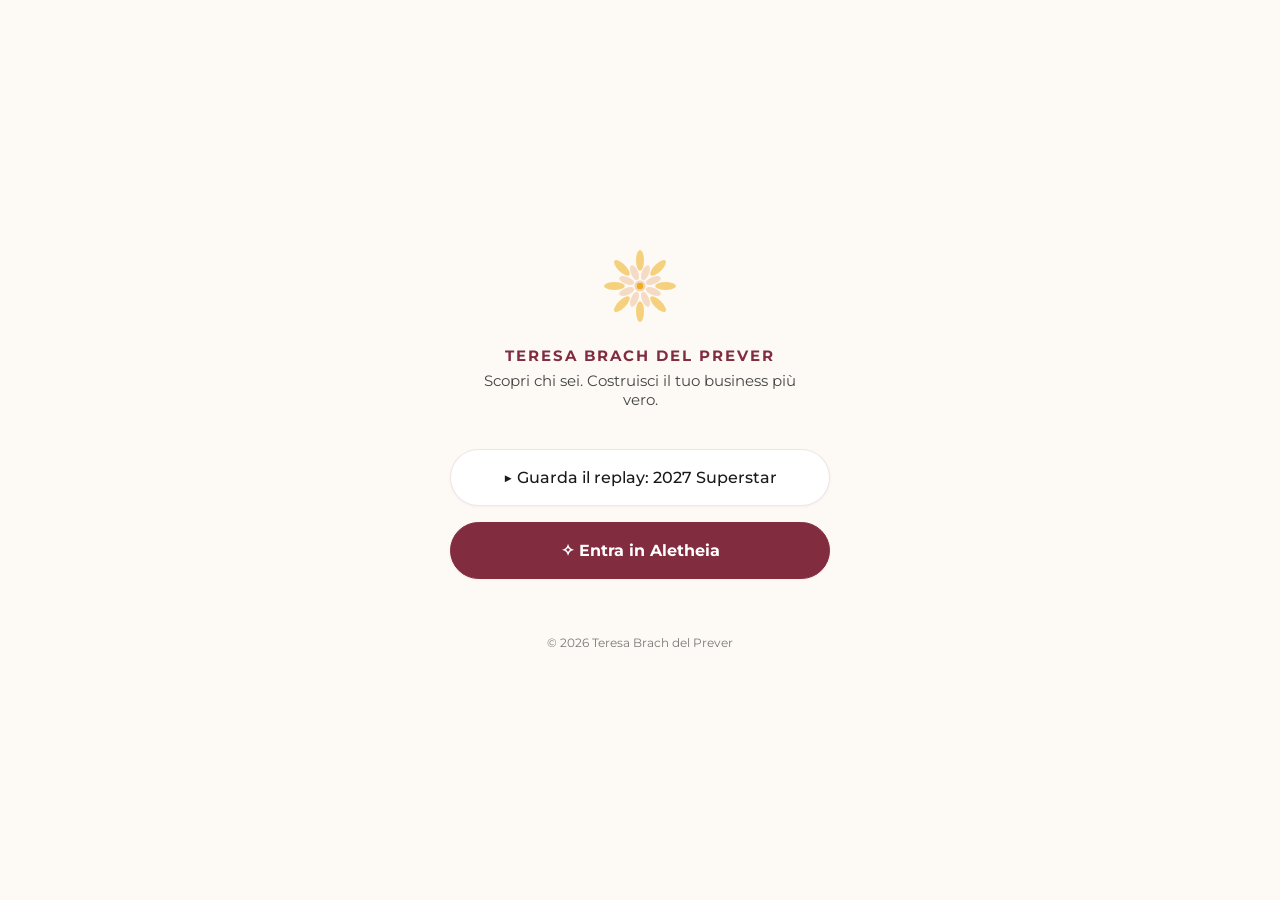
<file: index.html>
<!DOCTYPE html>
<html lang="it">
<head>
<meta charset="UTF-8"/>
<meta name="viewport" content="width=device-width, initial-scale=1.0"/>
<title>Teresa Brach del Prever</title>
<meta name="description" content="I miei link."/>
<link rel="icon" href="data:image/svg+xml,%3Csvg xmlns='http://www.w3.org/2000/svg' viewBox='0 0 90 90'%3E%3Cg transform='translate(45,45)'%3E%3Cellipse cx='0' cy='-32' rx='5' ry='13' fill='%23EEAF1B' opacity='0.55' transform='rotate(0)'/%3E%3Cellipse cx='0' cy='-32' rx='5' ry='13' fill='%23EEAF1B' opacity='0.55' transform='rotate(45)'/%3E%3Cellipse cx='0' cy='-32' rx='5' ry='13' fill='%23EEAF1B' opacity='0.55' transform='rotate(90)'/%3E%3Cellipse cx='0' cy='-32' rx='5' ry='13' fill='%23EEAF1B' opacity='0.55' transform='rotate(135)'/%3E%3Cellipse cx='0' cy='-32' rx='5' ry='13' fill='%23EEAF1B' opacity='0.55' transform='rotate(180)'/%3E%3Cellipse cx='0' cy='-32' rx='5' ry='13' fill='%23EEAF1B' opacity='0.55' transform='rotate(225)'/%3E%3Cellipse cx='0' cy='-32' rx='5' ry='13' fill='%23EEAF1B' opacity='0.55' transform='rotate(270)'/%3E%3Cellipse cx='0' cy='-32' rx='5' ry='13' fill='%23EEAF1B' opacity='0.55' transform='rotate(315)'/%3E%3Ccircle cx='0' cy='0' r='7' fill='%23F4D3B8'/%3E%3Ccircle cx='0' cy='0' r='4' fill='%23EEAF1B'/%3E%3C/g%3E%3C/svg%3E"/>
<link rel="preconnect" href="https://fonts.googleapis.com">
<link rel="preconnect" href="https://fonts.gstatic.com" crossorigin>
<link href="https://fonts.googleapis.com/css2?family=Montserrat:wght@400;500;700&display=swap" rel="stylesheet">
<style>
  :root {
    --gold: #EEAF1B;
    --gold-light: #F9F299;
    --peach: #F4D3B8;
    --amaranth: #822C40;
    --amaranth-dark: #5a1e2b;
    --cream: #FDFAF5;
    --white: #ffffff;
    --text-dark: #1a1a1a;
    --text-mid: #444;
  }
  * { margin: 0; padding: 0; box-sizing: border-box; }
  html { scroll-behavior: smooth; }
  body {
    font-family: 'Montserrat', sans-serif;
    font-weight: 400;
    background: var(--cream);
    color: var(--text-dark);
    min-height: 100vh;
    display: flex;
    flex-direction: column;
    align-items: center;
    justify-content: center;
    padding: 48px 24px;
  }
  .bloom {
    margin-bottom: 20px;
  }
  .name {
    font-weight: 700;
    letter-spacing: 2px;
    font-size: 15px;
    text-transform: uppercase;
    color: var(--amaranth);
    margin-bottom: 6px;
  }
  .tagline {
    font-size: 15px;
    color: var(--text-mid);
    margin-bottom: 40px;
    text-align: center;
    max-width: 320px;
  }
  .links {
    width: 100%;
    max-width: 380px;
    display: flex;
    flex-direction: column;
    gap: 16px;
  }
  .link-card {
    display: flex;
    align-items: center;
    justify-content: center;
    gap: 10px;
    background: var(--white);
    border: 1px solid rgba(130,44,64,0.12);
    border-radius: 100px;
    padding: 18px 24px;
    text-decoration: none;
    color: var(--text-dark);
    font-weight: 500;
    font-size: 16px;
    text-align: center;
    transition: transform 0.15s ease, box-shadow 0.15s ease, border-color 0.15s ease;
    box-shadow: 0 1px 3px rgba(130,44,64,0.06);
  }
  .link-card:hover {
    transform: translateY(-2px);
    border-color: var(--gold);
    box-shadow: 0 6px 16px rgba(130,44,64,0.10);
  }
  .link-card.primary {
    background: var(--amaranth);
    border-color: var(--amaranth);
    color: var(--white);
    font-weight: 700;
  }
  .link-card.primary:hover {
    background: var(--amaranth-dark);
    border-color: var(--amaranth-dark);
  }
  footer {
    margin-top: 56px;
    font-size: 12px;
    color: var(--text-mid);
    opacity: 0.7;
  }
</style>
</head>
<body>

  <div class="bloom">
    <svg width="72" height="72" viewBox="0 0 90 90" xmlns="http://www.w3.org/2000/svg">
      <g transform="translate(45,45)">
        <ellipse cx="0" cy="-32" rx="5" ry="13" fill="#EEAF1B" opacity="0.55" transform="rotate(0)"/>
        <ellipse cx="0" cy="-32" rx="5" ry="13" fill="#EEAF1B" opacity="0.55" transform="rotate(45)"/>
        <ellipse cx="0" cy="-32" rx="5" ry="13" fill="#EEAF1B" opacity="0.55" transform="rotate(90)"/>
        <ellipse cx="0" cy="-32" rx="5" ry="13" fill="#EEAF1B" opacity="0.55" transform="rotate(135)"/>
        <ellipse cx="0" cy="-32" rx="5" ry="13" fill="#EEAF1B" opacity="0.55" transform="rotate(180)"/>
        <ellipse cx="0" cy="-32" rx="5" ry="13" fill="#EEAF1B" opacity="0.55" transform="rotate(225)"/>
        <ellipse cx="0" cy="-32" rx="5" ry="13" fill="#EEAF1B" opacity="0.55" transform="rotate(270)"/>
        <ellipse cx="0" cy="-32" rx="5" ry="13" fill="#EEAF1B" opacity="0.55" transform="rotate(315)"/>
        <ellipse cx="0" cy="-18" rx="4.5" ry="10" fill="#F4D3B8" opacity="0.8" transform="rotate(22.5)"/>
        <ellipse cx="0" cy="-18" rx="4.5" ry="10" fill="#F4D3B8" opacity="0.8" transform="rotate(67.5)"/>
        <ellipse cx="0" cy="-18" rx="4.5" ry="10" fill="#F4D3B8" opacity="0.8" transform="rotate(112.5)"/>
        <ellipse cx="0" cy="-18" rx="4.5" ry="10" fill="#F4D3B8" opacity="0.8" transform="rotate(157.5)"/>
        <ellipse cx="0" cy="-18" rx="4.5" ry="10" fill="#F4D3B8" opacity="0.8" transform="rotate(202.5)"/>
        <ellipse cx="0" cy="-18" rx="4.5" ry="10" fill="#F4D3B8" opacity="0.8" transform="rotate(247.5)"/>
        <ellipse cx="0" cy="-18" rx="4.5" ry="10" fill="#F4D3B8" opacity="0.8" transform="rotate(292.5)"/>
        <ellipse cx="0" cy="-18" rx="4.5" ry="10" fill="#F4D3B8" opacity="0.8" transform="rotate(337.5)"/>
        <circle cx="0" cy="0" r="7" fill="#F4D3B8"/>
        <circle cx="0" cy="0" r="4" fill="#EEAF1B"/>
      </g>
    </svg>
  </div>

  <div class="name">Teresa Brach del Prever</div>
  <p class="tagline">Scopri chi sei. Costruisci il tuo business più vero.</p>

  <div class="links">
    <a href="https://youtu.be/fgXggooqgn0" class="link-card" target="_blank" rel="noopener">▶ Guarda il replay: 2027 Superstar</a>
    <a href="https://teresabrachdelprever.github.io/aletheia_landing_v3.html" class="link-card primary">✧ Entra in Aletheia</a>
  </div>

  <footer>© 2026 Teresa Brach del Prever</footer>

</body>
</html>
</file>
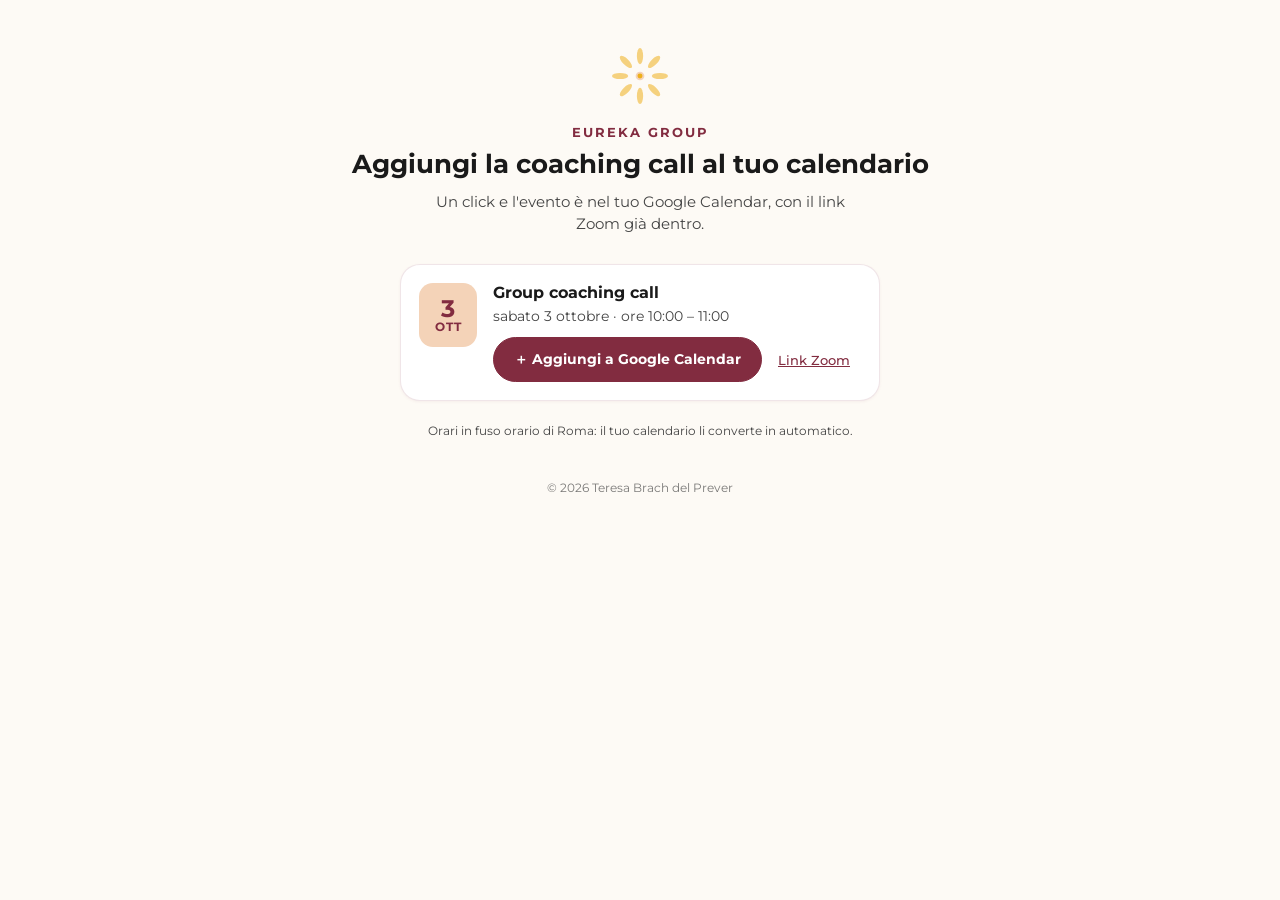
<file: calendario-eureka-group/index.html>
<!DOCTYPE html>
<html lang="it">
<head>
<meta charset="UTF-8"/>
<meta name="viewport" content="width=device-width, initial-scale=1.0"/>
<title>Eureka Group · Aggiungi al calendario</title>
<meta name="description" content="Aggiungi con un click la coaching call al tuo Google Calendar."/>
<meta name="robots" content="noindex"/>
<link rel="icon" href="data:image/svg+xml,%3Csvg xmlns='http://www.w3.org/2000/svg' viewBox='0 0 90 90'%3E%3Cg transform='translate(45,45)'%3E%3Cellipse cx='0' cy='-32' rx='5' ry='13' fill='%23EEAF1B' opacity='0.55' transform='rotate(0)'/%3E%3Cellipse cx='0' cy='-32' rx='5' ry='13' fill='%23EEAF1B' opacity='0.55' transform='rotate(45)'/%3E%3Cellipse cx='0' cy='-32' rx='5' ry='13' fill='%23EEAF1B' opacity='0.55' transform='rotate(90)'/%3E%3Cellipse cx='0' cy='-32' rx='5' ry='13' fill='%23EEAF1B' opacity='0.55' transform='rotate(135)'/%3E%3Cellipse cx='0' cy='-32' rx='5' ry='13' fill='%23EEAF1B' opacity='0.55' transform='rotate(180)'/%3E%3Cellipse cx='0' cy='-32' rx='5' ry='13' fill='%23EEAF1B' opacity='0.55' transform='rotate(225)'/%3E%3Cellipse cx='0' cy='-32' rx='5' ry='13' fill='%23EEAF1B' opacity='0.55' transform='rotate(270)'/%3E%3Cellipse cx='0' cy='-32' rx='5' ry='13' fill='%23EEAF1B' opacity='0.55' transform='rotate(315)'/%3E%3Ccircle cx='0' cy='0' r='7' fill='%23F4D3B8'/%3E%3Ccircle cx='0' cy='0' r='4' fill='%23EEAF1B'/%3E%3C/g%3E%3C/svg%3E"/>
<link rel="preconnect" href="https://fonts.googleapis.com">
<link rel="preconnect" href="https://fonts.gstatic.com" crossorigin>
<link href="https://fonts.googleapis.com/css2?family=Montserrat:wght@400;500;700&display=swap" rel="stylesheet">
<style>
  :root {
    --gold: #EEAF1B;
    --peach: #F4D3B8;
    --amaranth: #822C40;
    --amaranth-dark: #5a1e2b;
    --cream: #FDFAF5;
    --white: #ffffff;
    --text-dark: #1a1a1a;
    --text-mid: #444;
  }
  * { margin: 0; padding: 0; box-sizing: border-box; }
  body {
    font-family: 'Montserrat', sans-serif;
    background: var(--cream);
    color: var(--text-dark);
    min-height: 100vh;
    display: flex;
    flex-direction: column;
    align-items: center;
    padding: 48px 16px;
  }
  .bloom { margin-bottom: 16px; }
  .eyebrow {
    font-weight: 700;
    letter-spacing: 2px;
    font-size: 13px;
    text-transform: uppercase;
    color: var(--amaranth);
    margin-bottom: 8px;
    text-align: center;
  }
  h1 {
    font-size: 26px;
    font-weight: 700;
    text-align: center;
    margin-bottom: 10px;
    line-height: 1.25;
  }
  .lead {
    font-size: 15px;
    color: var(--text-mid);
    text-align: center;
    max-width: 420px;
    margin-bottom: 28px;
    line-height: 1.5;
  }
  .wrap { width: 100%; max-width: 480px; display: flex; flex-direction: column; gap: 16px; }
  .btn {
    display: inline-flex;
    align-items: center;
    justify-content: center;
    gap: 8px;
    background: var(--amaranth);
    color: var(--white);
    border: 1px solid var(--amaranth);
    border-radius: 100px;
    padding: 12px 20px;
    text-decoration: none;
    font-weight: 700;
    font-size: 14px;
    text-align: center;
    transition: transform .15s ease, box-shadow .15s ease, background .15s ease;
  }
  .btn:hover { background: var(--amaranth-dark); transform: translateY(-2px); box-shadow: 0 6px 16px rgba(130,44,64,.18); }
  .btn.all { padding: 18px 24px; font-size: 16px; }
  .lesson {
    display: flex;
    gap: 16px;
    background: var(--white);
    border: 1px solid rgba(130,44,64,.12);
    border-radius: 20px;
    padding: 18px;
    box-shadow: 0 1px 3px rgba(130,44,64,.06);
  }
  .lesson-date {
    flex: none;
    width: 58px;
    height: 64px;
    border-radius: 14px;
    background: var(--peach);
    color: var(--amaranth);
    display: flex;
    flex-direction: column;
    align-items: center;
    justify-content: center;
    line-height: 1.05;
  }
  .lesson-date .day { font-size: 24px; font-weight: 700; }
  .lesson-date .month { font-size: 12px; font-weight: 700; text-transform: uppercase; letter-spacing: 1px; }
  .lesson-body { min-width: 0; flex: 1; }
  .lesson h2 { font-size: 16px; font-weight: 700; line-height: 1.3; }
  .when { font-size: 14px; color: var(--text-mid); margin: 4px 0 12px; }
  .actions { display: flex; flex-wrap: wrap; align-items: center; gap: 10px 16px; }
  .zoom { font-size: 13px; font-weight: 500; color: var(--amaranth); }
  .note {
    font-size: 12px;
    color: var(--text-mid);
    text-align: center;
    line-height: 1.6;
    margin-top: 4px;
  }
  .note a { color: var(--amaranth); }
  @media (hover: none) and (pointer: coarse) { .desktop-only { display: none; } }
  footer { margin-top: 40px; font-size: 12px; color: var(--text-mid); opacity: .7; }
  @media (max-width: 380px) {
    .lesson { padding: 14px; gap: 12px; }
    .lesson-date { width: 50px; height: 58px; }
  }
</style>
</head>
<body>

  <div class="bloom">
    <svg width="56" height="56" viewBox="0 0 90 90" xmlns="http://www.w3.org/2000/svg" aria-hidden="true">
      <g transform="translate(45,45)">
        <ellipse cx="0" cy="-32" rx="5" ry="13" fill="#EEAF1B" opacity="0.55" transform="rotate(0)"/>
        <ellipse cx="0" cy="-32" rx="5" ry="13" fill="#EEAF1B" opacity="0.55" transform="rotate(45)"/>
        <ellipse cx="0" cy="-32" rx="5" ry="13" fill="#EEAF1B" opacity="0.55" transform="rotate(90)"/>
        <ellipse cx="0" cy="-32" rx="5" ry="13" fill="#EEAF1B" opacity="0.55" transform="rotate(135)"/>
        <ellipse cx="0" cy="-32" rx="5" ry="13" fill="#EEAF1B" opacity="0.55" transform="rotate(180)"/>
        <ellipse cx="0" cy="-32" rx="5" ry="13" fill="#EEAF1B" opacity="0.55" transform="rotate(225)"/>
        <ellipse cx="0" cy="-32" rx="5" ry="13" fill="#EEAF1B" opacity="0.55" transform="rotate(270)"/>
        <ellipse cx="0" cy="-32" rx="5" ry="13" fill="#EEAF1B" opacity="0.55" transform="rotate(315)"/>
        <circle cx="0" cy="0" r="7" fill="#F4D3B8"/>
        <circle cx="0" cy="0" r="4" fill="#EEAF1B"/>
      </g>
    </svg>
  </div>

  <div class="eyebrow">Eureka Group</div>
  <h1>Aggiungi la coaching call al tuo calendario</h1>
  <p class="lead">Un click e l'evento è nel tuo Google Calendar, con il link Zoom già dentro.</p>

  <main class="wrap">
    <article class="lesson">
      <div class="lesson-date"><span class="day">3</span><span class="month">ott</span></div>
      <div class="lesson-body">
        <h2>Group coaching call</h2>
        <p class="when">sabato 3 ottobre · ore 10:00 – 11:00</p>
        <div class="actions">
          <a class="btn" href="https://calendar.google.com/calendar/render?action=TEMPLATE&amp;text=Eureka%20Group%20%C2%B7%20Group%20coaching%20call&amp;dates=20261003T100000/20261003T110000&amp;ctz=Europe/Rome&amp;details=Eureka%20Group%0AGroup%20coaching%20call%0A%0AEntra%20su%20Zoom%3A%20https%3A//us06web.zoom.us/j/82769397080%3Fpwd%3DT7pzz9oqOGNkiw1EFnglV6clEWTeP6.1&amp;location=https%3A%2F%2Fus06web.zoom.us%2Fj%2F82769397080%3Fpwd%3DT7pzz9oqOGNkiw1EFnglV6clEWTeP6.1" target="_blank" rel="noopener">＋ Aggiungi a Google Calendar</a>
          <a class="zoom" href="https://us06web.zoom.us/j/82769397080?pwd=T7pzz9oqOGNkiw1EFnglV6clEWTeP6.1" target="_blank" rel="noopener">Link Zoom</a>
        </div>
      </div>
    </article>

    <p class="note">
      Orari in fuso orario di Roma: il tuo calendario li converte in automatico.
    </p>
  </main>

  <footer>© 2026 Teresa Brach del Prever</footer>


</body>
</html>
</file>
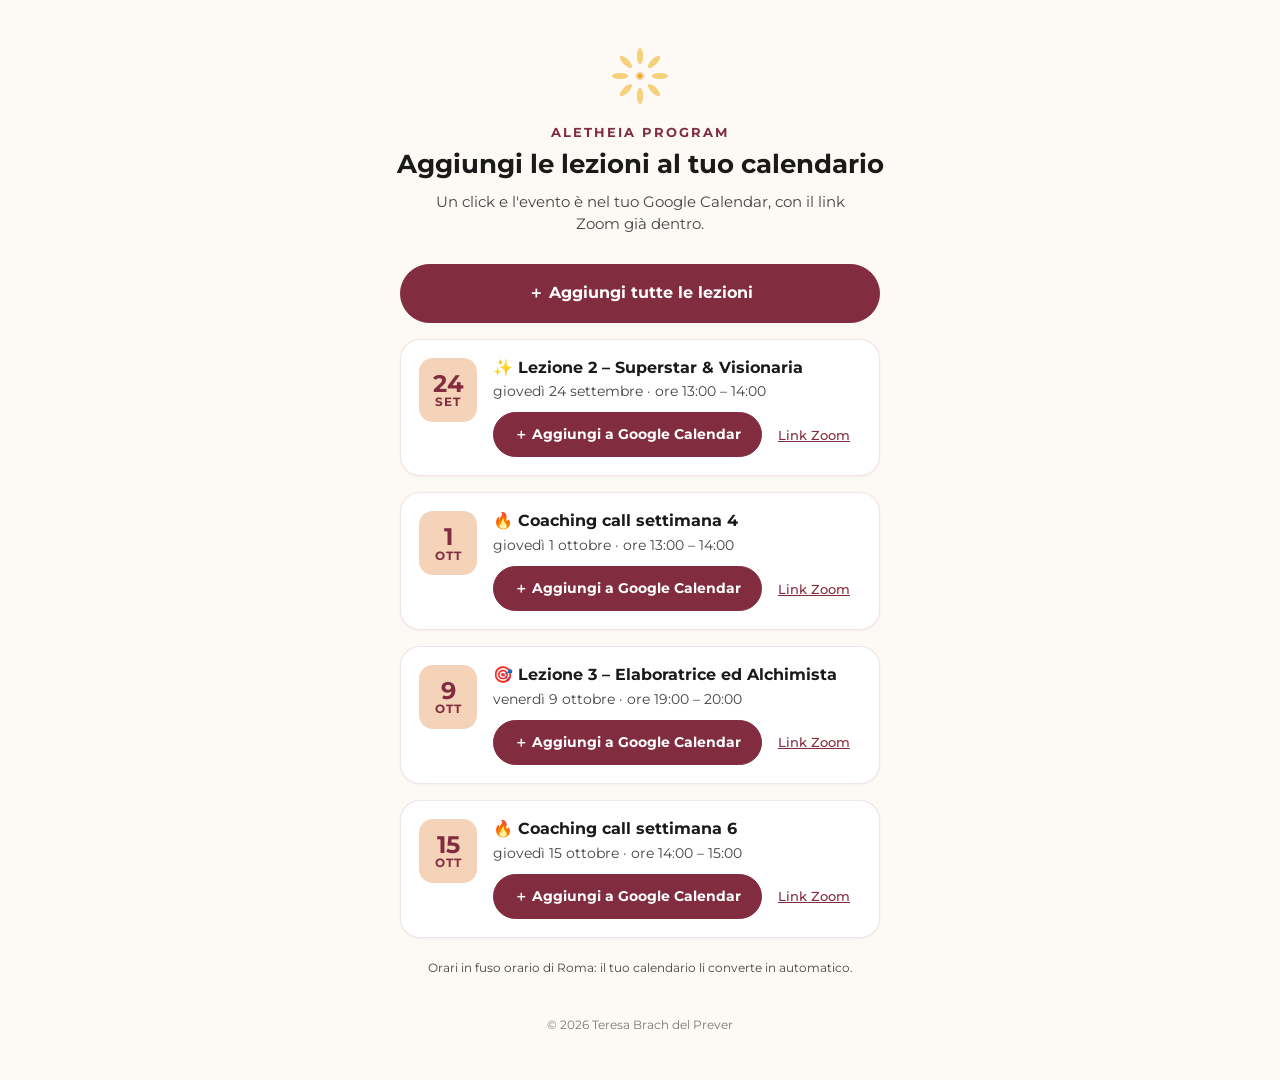
<file: calendario/index.html>
<!DOCTYPE html>
<html lang="it">
<head>
<meta charset="UTF-8"/>
<meta name="viewport" content="width=device-width, initial-scale=1.0"/>
<title>Aletheia Program · Aggiungi al calendario</title>
<meta name="description" content="Aggiungi con un click le prossime lezioni di gruppo al tuo Google Calendar."/>
<meta name="robots" content="noindex"/>
<link rel="icon" href="data:image/svg+xml,%3Csvg xmlns='http://www.w3.org/2000/svg' viewBox='0 0 90 90'%3E%3Cg transform='translate(45,45)'%3E%3Cellipse cx='0' cy='-32' rx='5' ry='13' fill='%23EEAF1B' opacity='0.55' transform='rotate(0)'/%3E%3Cellipse cx='0' cy='-32' rx='5' ry='13' fill='%23EEAF1B' opacity='0.55' transform='rotate(45)'/%3E%3Cellipse cx='0' cy='-32' rx='5' ry='13' fill='%23EEAF1B' opacity='0.55' transform='rotate(90)'/%3E%3Cellipse cx='0' cy='-32' rx='5' ry='13' fill='%23EEAF1B' opacity='0.55' transform='rotate(135)'/%3E%3Cellipse cx='0' cy='-32' rx='5' ry='13' fill='%23EEAF1B' opacity='0.55' transform='rotate(180)'/%3E%3Cellipse cx='0' cy='-32' rx='5' ry='13' fill='%23EEAF1B' opacity='0.55' transform='rotate(225)'/%3E%3Cellipse cx='0' cy='-32' rx='5' ry='13' fill='%23EEAF1B' opacity='0.55' transform='rotate(270)'/%3E%3Cellipse cx='0' cy='-32' rx='5' ry='13' fill='%23EEAF1B' opacity='0.55' transform='rotate(315)'/%3E%3Ccircle cx='0' cy='0' r='7' fill='%23F4D3B8'/%3E%3Ccircle cx='0' cy='0' r='4' fill='%23EEAF1B'/%3E%3C/g%3E%3C/svg%3E"/>
<link rel="preconnect" href="https://fonts.googleapis.com">
<link rel="preconnect" href="https://fonts.gstatic.com" crossorigin>
<link href="https://fonts.googleapis.com/css2?family=Montserrat:wght@400;500;700&display=swap" rel="stylesheet">
<style>
  :root {
    --gold: #EEAF1B;
    --peach: #F4D3B8;
    --amaranth: #822C40;
    --amaranth-dark: #5a1e2b;
    --cream: #FDFAF5;
    --white: #ffffff;
    --text-dark: #1a1a1a;
    --text-mid: #444;
  }
  * { margin: 0; padding: 0; box-sizing: border-box; }
  body {
    font-family: 'Montserrat', sans-serif;
    background: var(--cream);
    color: var(--text-dark);
    min-height: 100vh;
    display: flex;
    flex-direction: column;
    align-items: center;
    padding: 48px 16px;
  }
  .bloom { margin-bottom: 16px; }
  .eyebrow {
    font-weight: 700;
    letter-spacing: 2px;
    font-size: 13px;
    text-transform: uppercase;
    color: var(--amaranth);
    margin-bottom: 8px;
    text-align: center;
  }
  h1 {
    font-size: 26px;
    font-weight: 700;
    text-align: center;
    margin-bottom: 10px;
    line-height: 1.25;
  }
  .lead {
    font-size: 15px;
    color: var(--text-mid);
    text-align: center;
    max-width: 420px;
    margin-bottom: 28px;
    line-height: 1.5;
  }
  .wrap { width: 100%; max-width: 480px; display: flex; flex-direction: column; gap: 16px; }
  .btn {
    display: inline-flex;
    align-items: center;
    justify-content: center;
    gap: 8px;
    background: var(--amaranth);
    color: var(--white);
    border: 1px solid var(--amaranth);
    border-radius: 100px;
    padding: 12px 20px;
    text-decoration: none;
    font-weight: 700;
    font-size: 14px;
    text-align: center;
    transition: transform .15s ease, box-shadow .15s ease, background .15s ease;
  }
  .btn:hover { background: var(--amaranth-dark); transform: translateY(-2px); box-shadow: 0 6px 16px rgba(130,44,64,.18); }
  .btn.all { padding: 18px 24px; font-size: 16px; }
  .lesson {
    display: flex;
    gap: 16px;
    background: var(--white);
    border: 1px solid rgba(130,44,64,.12);
    border-radius: 20px;
    padding: 18px;
    box-shadow: 0 1px 3px rgba(130,44,64,.06);
  }
  .lesson-date {
    flex: none;
    width: 58px;
    height: 64px;
    border-radius: 14px;
    background: var(--peach);
    color: var(--amaranth);
    display: flex;
    flex-direction: column;
    align-items: center;
    justify-content: center;
    line-height: 1.05;
  }
  .lesson-date .day { font-size: 24px; font-weight: 700; }
  .lesson-date .month { font-size: 12px; font-weight: 700; text-transform: uppercase; letter-spacing: 1px; }
  .lesson-body { min-width: 0; flex: 1; }
  .lesson h2 { font-size: 16px; font-weight: 700; line-height: 1.3; }
  .when { font-size: 14px; color: var(--text-mid); margin: 4px 0 12px; }
  .actions { display: flex; flex-wrap: wrap; align-items: center; gap: 10px 16px; }
  .zoom { font-size: 13px; font-weight: 500; color: var(--amaranth); }
  .note {
    font-size: 12px;
    color: var(--text-mid);
    text-align: center;
    line-height: 1.6;
    margin-top: 4px;
  }
  .note a { color: var(--amaranth); }
  @media (hover: none) and (pointer: coarse) { .desktop-only { display: none; } }
  footer { margin-top: 40px; font-size: 12px; color: var(--text-mid); opacity: .7; }
  @media (max-width: 380px) {
    .lesson { padding: 14px; gap: 12px; }
    .lesson-date { width: 50px; height: 58px; }
  }
</style>
</head>
<body>

  <div class="bloom">
    <svg width="56" height="56" viewBox="0 0 90 90" xmlns="http://www.w3.org/2000/svg" aria-hidden="true">
      <g transform="translate(45,45)">
        <ellipse cx="0" cy="-32" rx="5" ry="13" fill="#EEAF1B" opacity="0.55" transform="rotate(0)"/>
        <ellipse cx="0" cy="-32" rx="5" ry="13" fill="#EEAF1B" opacity="0.55" transform="rotate(45)"/>
        <ellipse cx="0" cy="-32" rx="5" ry="13" fill="#EEAF1B" opacity="0.55" transform="rotate(90)"/>
        <ellipse cx="0" cy="-32" rx="5" ry="13" fill="#EEAF1B" opacity="0.55" transform="rotate(135)"/>
        <ellipse cx="0" cy="-32" rx="5" ry="13" fill="#EEAF1B" opacity="0.55" transform="rotate(180)"/>
        <ellipse cx="0" cy="-32" rx="5" ry="13" fill="#EEAF1B" opacity="0.55" transform="rotate(225)"/>
        <ellipse cx="0" cy="-32" rx="5" ry="13" fill="#EEAF1B" opacity="0.55" transform="rotate(270)"/>
        <ellipse cx="0" cy="-32" rx="5" ry="13" fill="#EEAF1B" opacity="0.55" transform="rotate(315)"/>
        <circle cx="0" cy="0" r="7" fill="#F4D3B8"/>
        <circle cx="0" cy="0" r="4" fill="#EEAF1B"/>
      </g>
    </svg>
  </div>

  <div class="eyebrow">Aletheia Program</div>
  <h1>Aggiungi le lezioni al tuo calendario</h1>
  <p class="lead">Un click e l'evento è nel tuo Google Calendar, con il link Zoom già dentro.</p>

  <main class="wrap">
    <a class="btn all desktop-only" href="https://calendar.google.com/calendar/r?cid=webcal://teresabrachdelprever.github.io/calendario/lezioni-aletheia-program.ics" target="_blank" rel="noopener">＋ Aggiungi tutte le lezioni</a>

    <article class="lesson">
      <div class="lesson-date"><span class="day">24</span><span class="month">set</span></div>
      <div class="lesson-body">
        <h2>✨ Lezione 2 – Superstar &amp; Visionaria</h2>
        <p class="when">giovedì 24 settembre · ore 13:00 – 14:00</p>
        <div class="actions">
          <a class="btn" href="https://calendar.google.com/calendar/render?action=TEMPLATE&amp;text=Aletheia%20Program%20%C2%B7%20Lezione%202%20%E2%80%93%20Superstar%20%26%20Visionaria&amp;dates=20260924T130000/20260924T140000&amp;ctz=Europe/Rome&amp;details=Aletheia%20Program%0ALezione%202%20%E2%80%93%20Superstar%20%26%20Visionaria%0A%0AEntra%20su%20Zoom%3A%20https%3A//us06web.zoom.us/j/81309396090%3Fpwd%3DFBbDrXq6ZgMEwf1T4Ta0vswhan2kgR.1&amp;location=https%3A%2F%2Fus06web.zoom.us%2Fj%2F81309396090%3Fpwd%3DFBbDrXq6ZgMEwf1T4Ta0vswhan2kgR.1" target="_blank" rel="noopener">＋ Aggiungi a Google Calendar</a>
          <a class="zoom" href="https://us06web.zoom.us/j/81309396090?pwd=FBbDrXq6ZgMEwf1T4Ta0vswhan2kgR.1" target="_blank" rel="noopener">Link Zoom</a>
        </div>
      </div>
    </article>
    <article class="lesson">
      <div class="lesson-date"><span class="day">1</span><span class="month">ott</span></div>
      <div class="lesson-body">
        <h2>🔥 Coaching call settimana 4</h2>
        <p class="when">giovedì 1 ottobre · ore 13:00 – 14:00</p>
        <div class="actions">
          <a class="btn" href="https://calendar.google.com/calendar/render?action=TEMPLATE&amp;text=Aletheia%20Program%20%C2%B7%20Coaching%20call%20settimana%204&amp;dates=20261001T130000/20261001T140000&amp;ctz=Europe/Rome&amp;details=Aletheia%20Program%0ACoaching%20call%20settimana%204%0A%0AEntra%20su%20Zoom%3A%20https%3A//us06web.zoom.us/j/83614983709%3Fpwd%3DNQXZYwGLu2vOygZjZShrSUTbNkUTRl.1&amp;location=https%3A%2F%2Fus06web.zoom.us%2Fj%2F83614983709%3Fpwd%3DNQXZYwGLu2vOygZjZShrSUTbNkUTRl.1" target="_blank" rel="noopener">＋ Aggiungi a Google Calendar</a>
          <a class="zoom" href="https://us06web.zoom.us/j/83614983709?pwd=NQXZYwGLu2vOygZjZShrSUTbNkUTRl.1" target="_blank" rel="noopener">Link Zoom</a>
        </div>
      </div>
    </article>
    <article class="lesson">
      <div class="lesson-date"><span class="day">9</span><span class="month">ott</span></div>
      <div class="lesson-body">
        <h2>🎯 Lezione 3 – Elaboratrice ed Alchimista</h2>
        <p class="when">venerdì 9 ottobre · ore 19:00 – 20:00</p>
        <div class="actions">
          <a class="btn" href="https://calendar.google.com/calendar/render?action=TEMPLATE&amp;text=Aletheia%20Program%20%C2%B7%20Lezione%203%20%E2%80%93%20Elaboratrice%20ed%20Alchimista&amp;dates=20261009T190000/20261009T200000&amp;ctz=Europe/Rome&amp;details=Aletheia%20Program%0ALezione%203%20%E2%80%93%20Elaboratrice%20ed%20Alchimista%0A%0AEntra%20su%20Zoom%3A%20https%3A//us06web.zoom.us/j/83106533400%3Fpwd%3DtX3StsrNXvHqXDJ9boASjpWChMALM1.1&amp;location=https%3A%2F%2Fus06web.zoom.us%2Fj%2F83106533400%3Fpwd%3DtX3StsrNXvHqXDJ9boASjpWChMALM1.1" target="_blank" rel="noopener">＋ Aggiungi a Google Calendar</a>
          <a class="zoom" href="https://us06web.zoom.us/j/83106533400?pwd=tX3StsrNXvHqXDJ9boASjpWChMALM1.1" target="_blank" rel="noopener">Link Zoom</a>
        </div>
      </div>
    </article>
    <article class="lesson">
      <div class="lesson-date"><span class="day">15</span><span class="month">ott</span></div>
      <div class="lesson-body">
        <h2>🔥 Coaching call settimana 6</h2>
        <p class="when">giovedì 15 ottobre · ore 14:00 – 15:00</p>
        <div class="actions">
          <a class="btn" href="https://calendar.google.com/calendar/render?action=TEMPLATE&amp;text=Aletheia%20Program%20%C2%B7%20Coaching%20call%20settimana%206&amp;dates=20261015T140000/20261015T150000&amp;ctz=Europe/Rome&amp;details=Aletheia%20Program%0ACoaching%20call%20settimana%206%0A%0AEntra%20su%20Zoom%3A%20https%3A//us06web.zoom.us/j/81954351433%3Fpwd%3DeGYrVRufUvQXkgmacwEXYrdKQ2z2Bw.1&amp;location=https%3A%2F%2Fus06web.zoom.us%2Fj%2F81954351433%3Fpwd%3DeGYrVRufUvQXkgmacwEXYrdKQ2z2Bw.1" target="_blank" rel="noopener">＋ Aggiungi a Google Calendar</a>
          <a class="zoom" href="https://us06web.zoom.us/j/81954351433?pwd=eGYrVRufUvQXkgmacwEXYrdKQ2z2Bw.1" target="_blank" rel="noopener">Link Zoom</a>
        </div>
      </div>
    </article>

    <p class="note">
      Orari in fuso orario di Roma: il tuo calendario li converte in automatico.
    </p>
  </main>

  <footer>© 2026 Teresa Brach del Prever</footer>


</body>
</html>
</file>
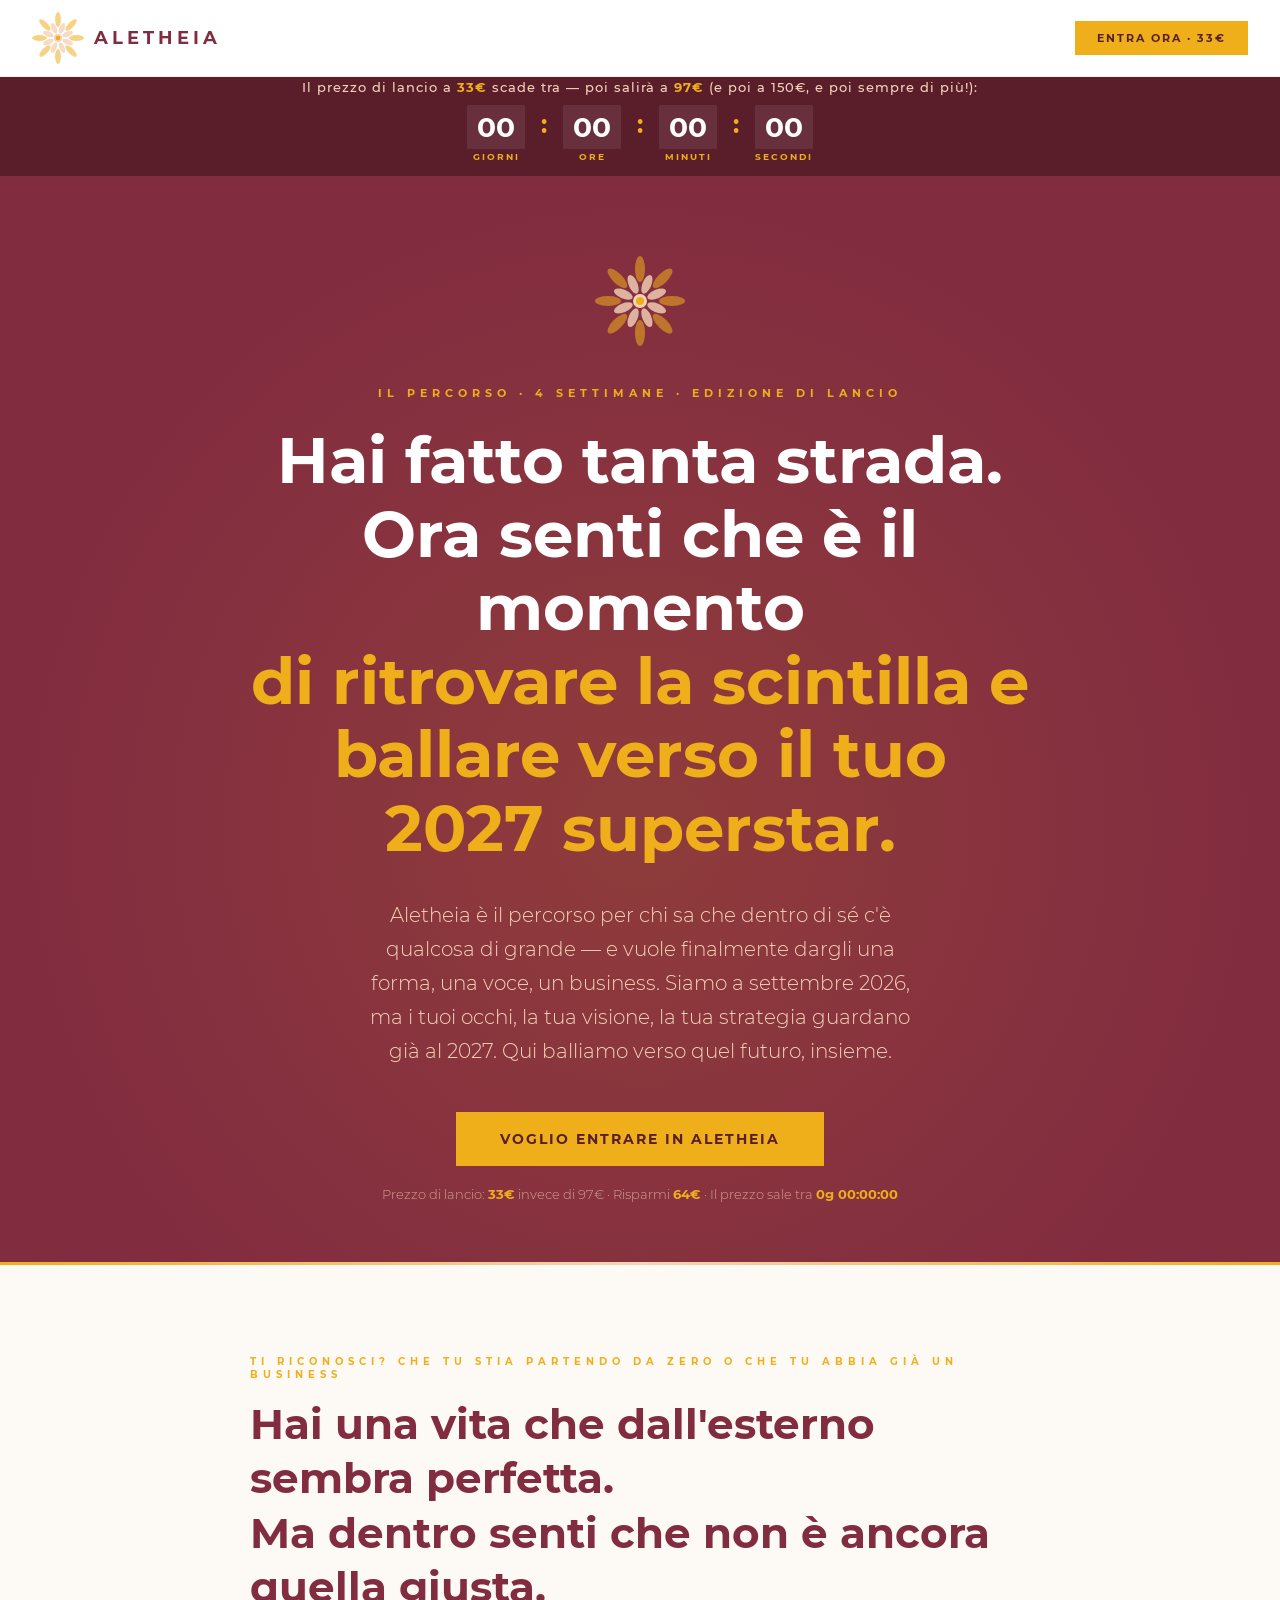
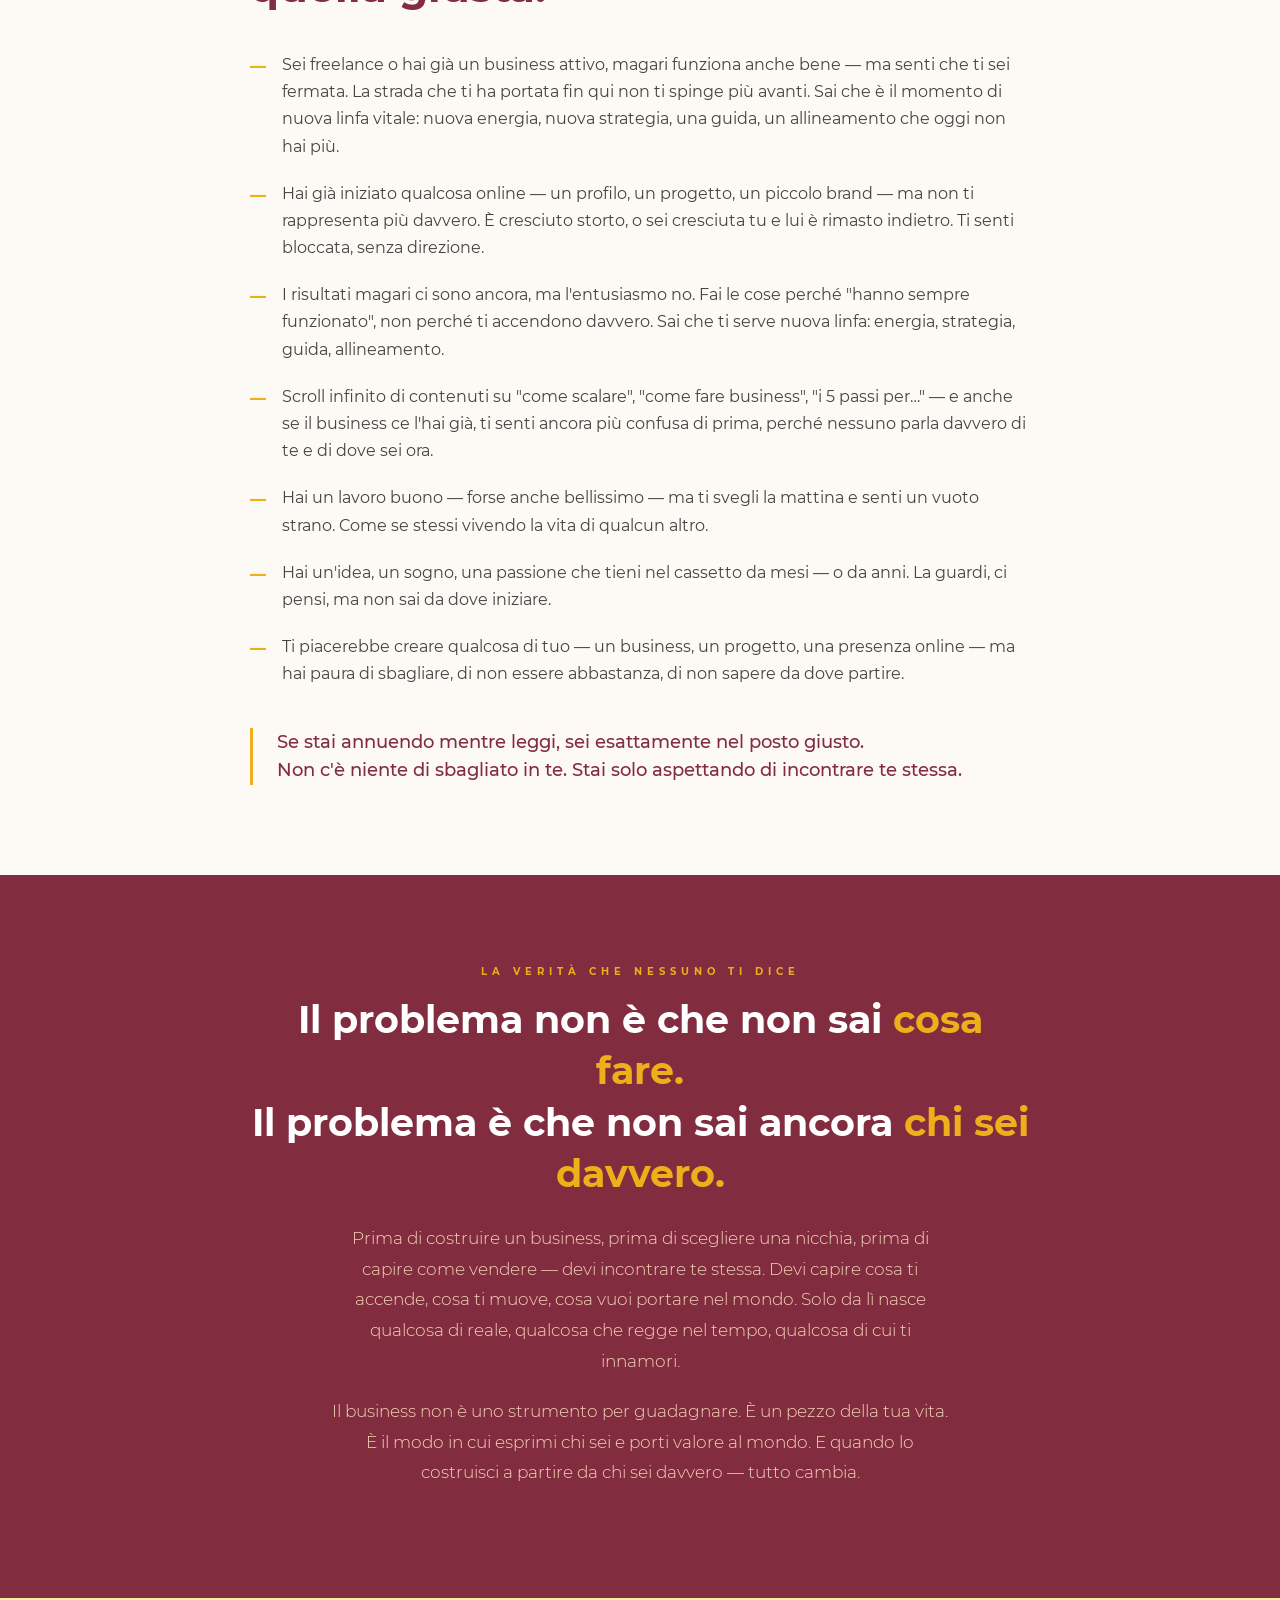
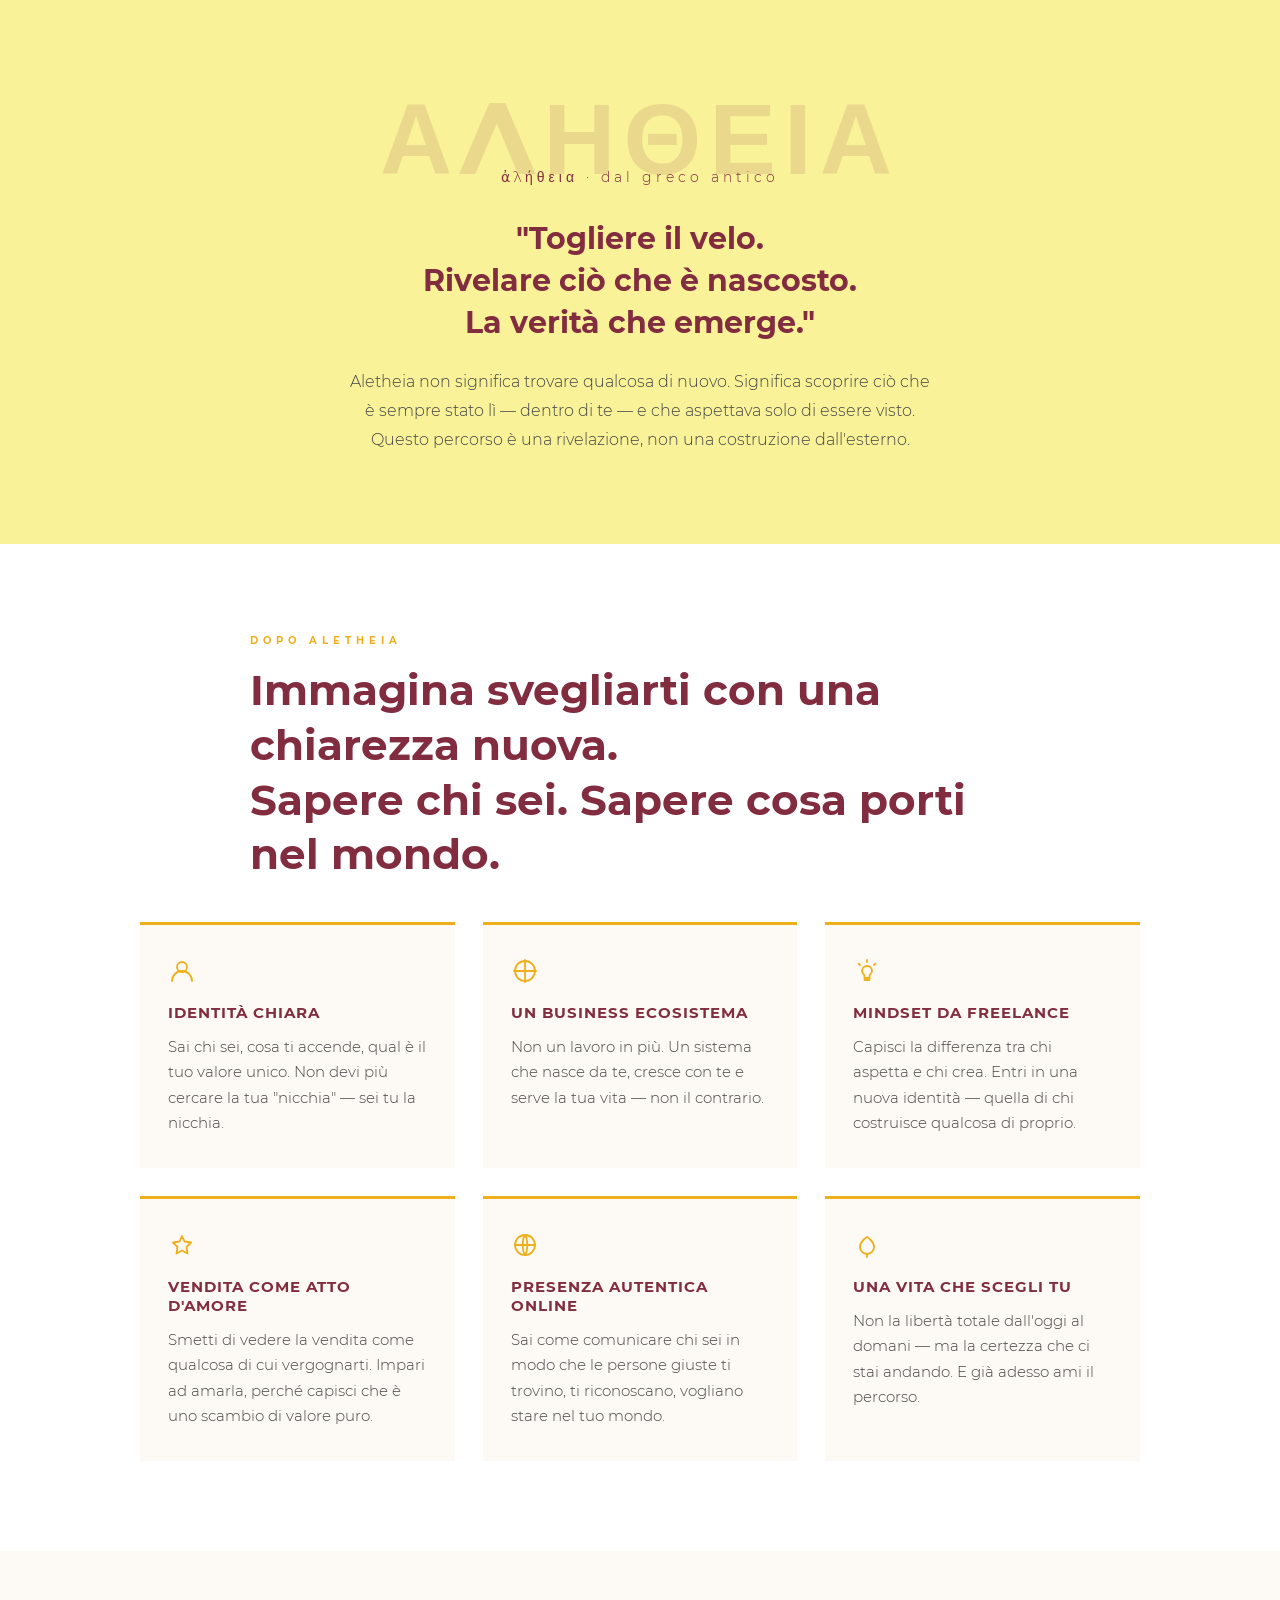
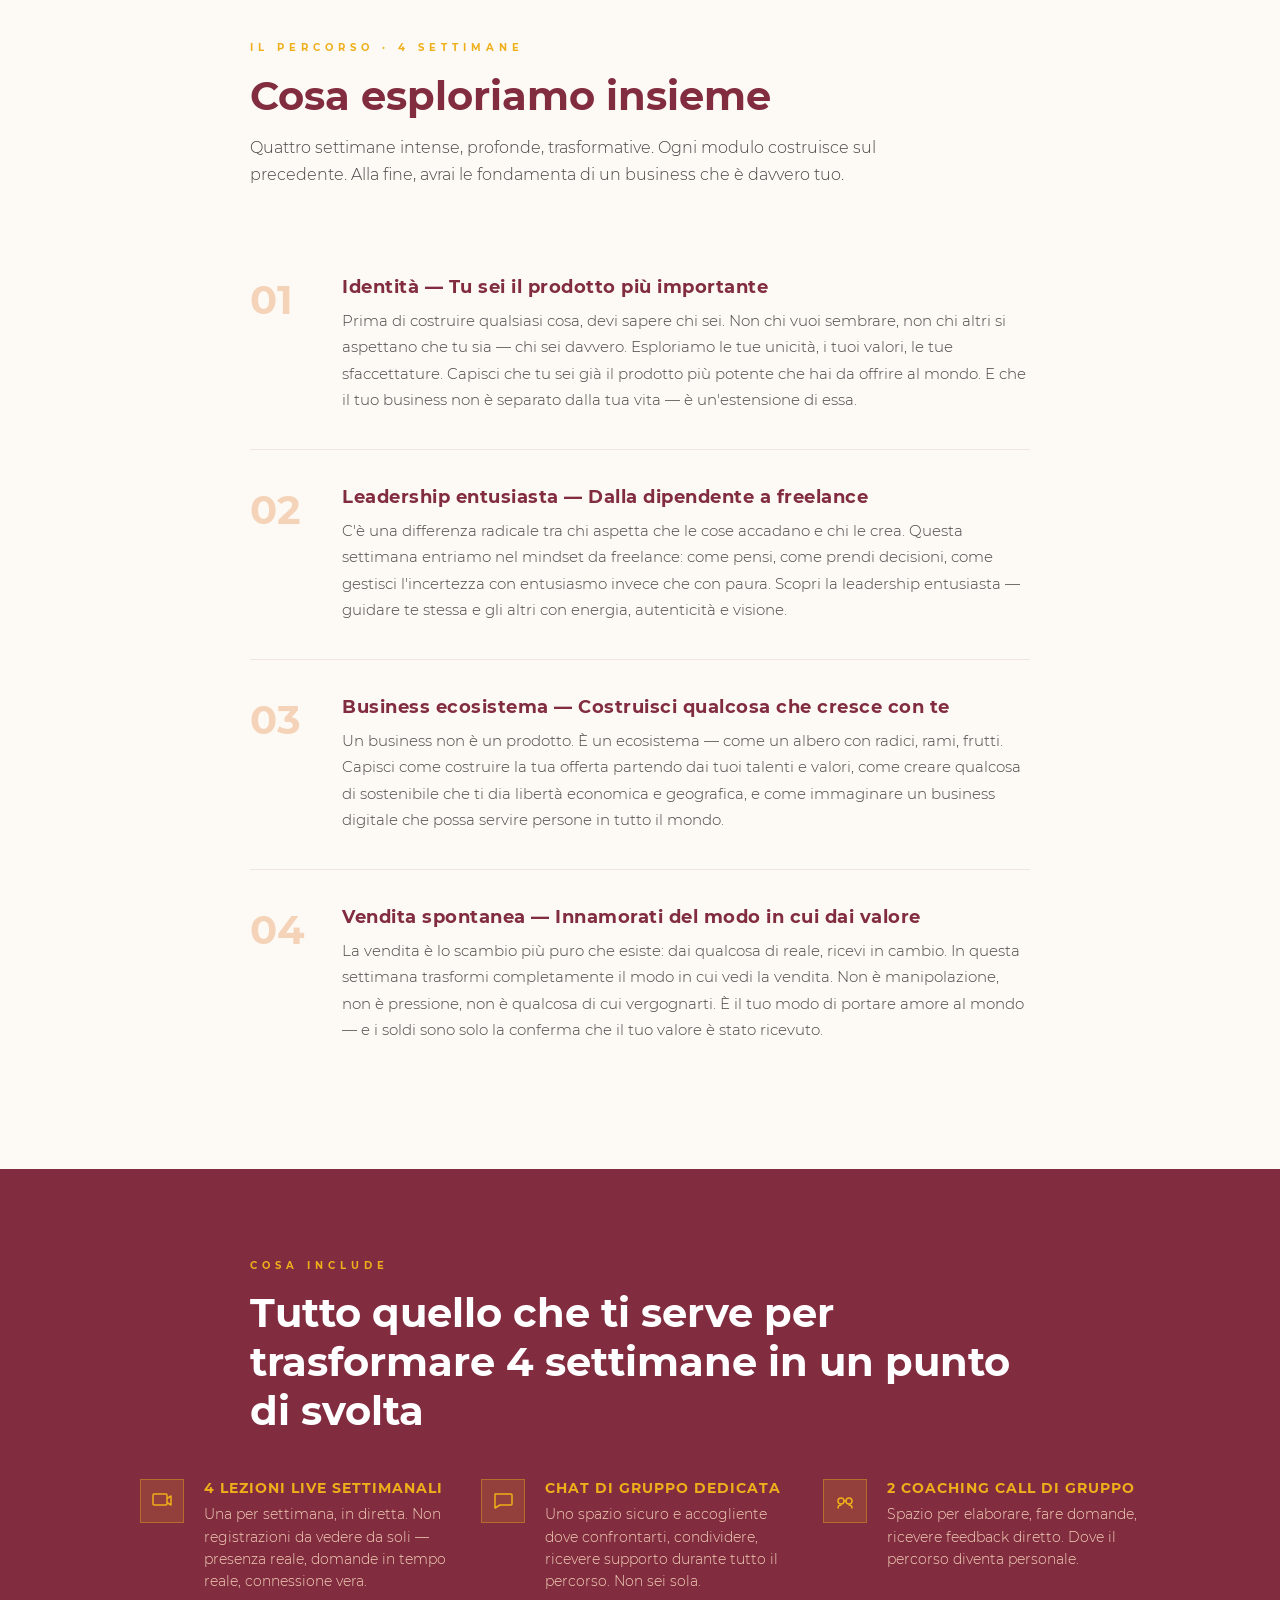
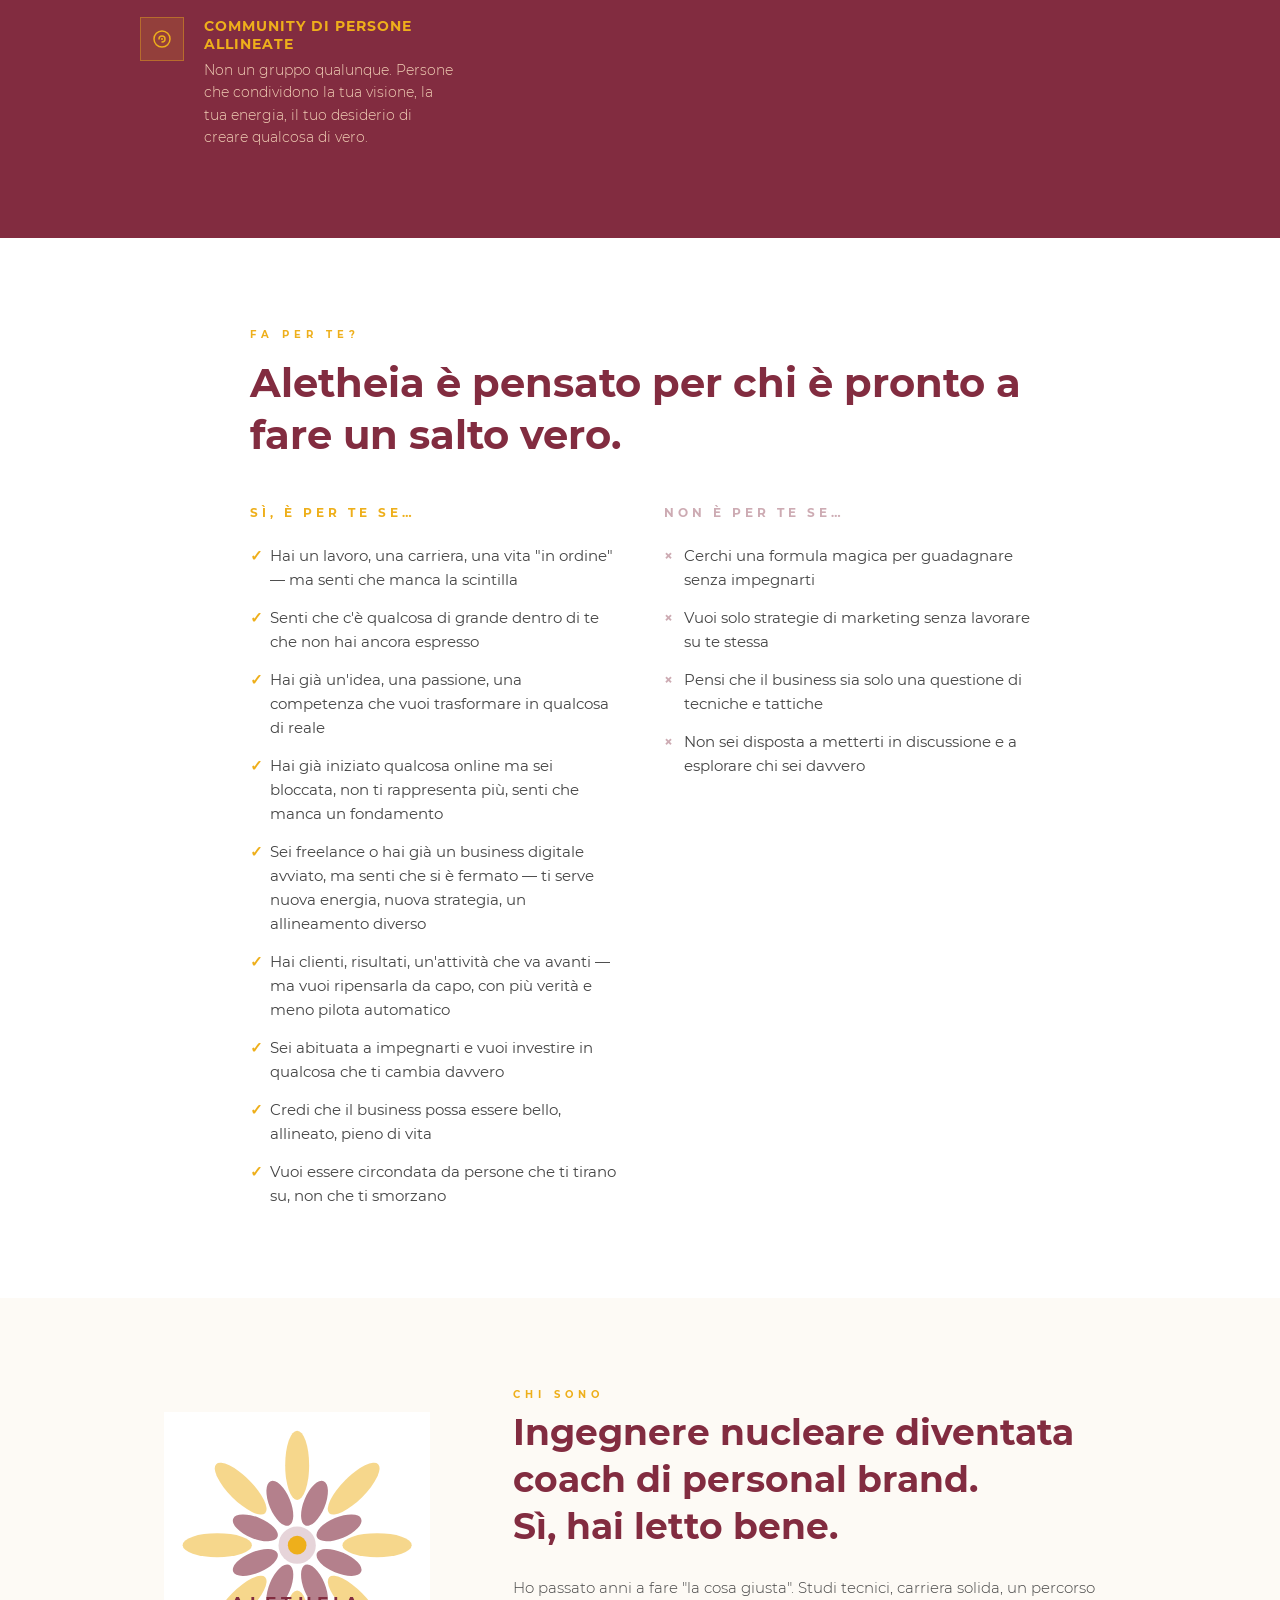
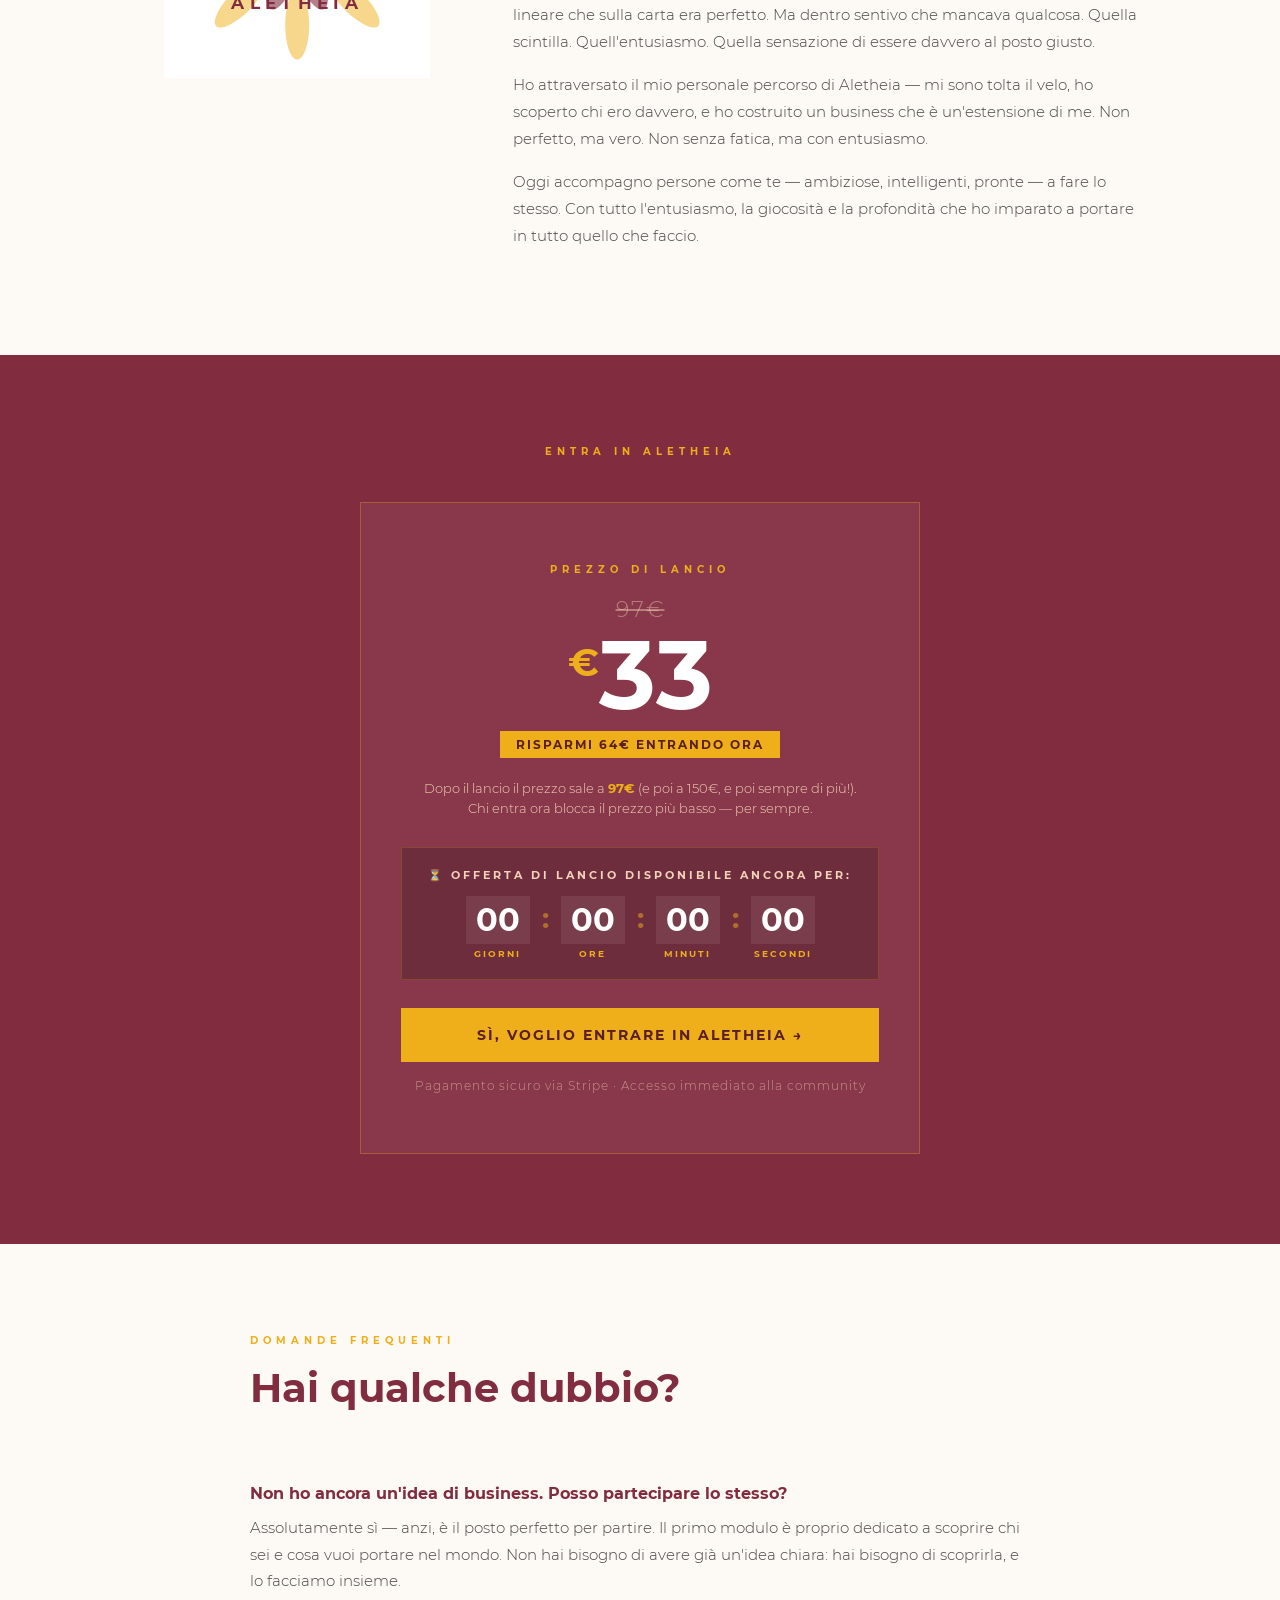
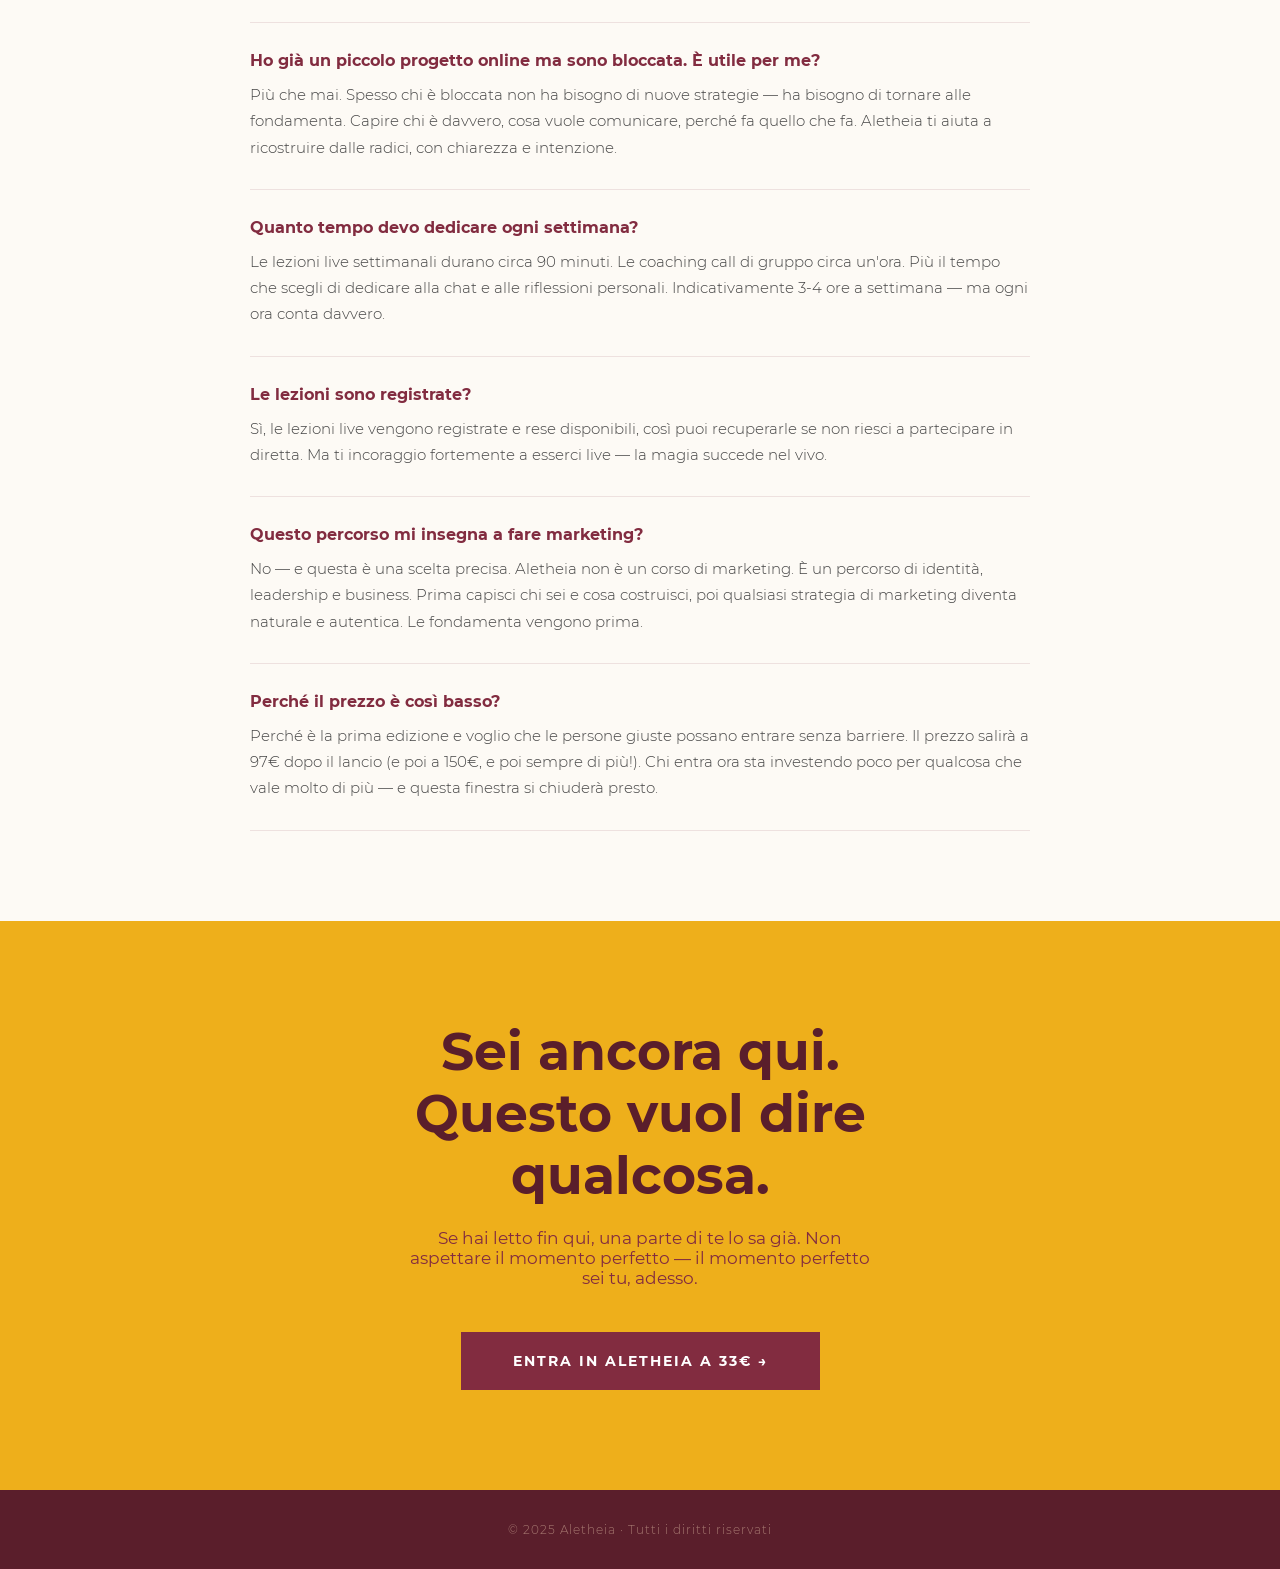
<file: aletheia_landing_v2.html>
<!DOCTYPE html>
<html lang="it">
<head>
<meta charset="UTF-8"/>
<meta name="viewport" content="width=device-width, initial-scale=1.0"/>
<title>Aletheia – Scopri chi sei. Costruisci il tuo business più vero.</title>
<meta name="description" content="Il percorso di 4 settimane per scoprire chi sei davvero e costruire un business che nasce da te. Edizione di lancio a 33€."/>
<meta property="og:title" content="Aletheia – Scopri chi sei. Costruisci il tuo business più vero."/>
<meta property="og:description" content="Il percorso di 4 settimane per scoprire chi sei davvero e costruire un business che nasce da te. Edizione di lancio a 33€."/>
<link rel="icon" href="data:image/svg+xml,%3Csvg xmlns='http://www.w3.org/2000/svg' viewBox='0 0 90 90'%3E%3Cg transform='translate(45,45)'%3E%3Cellipse cx='0' cy='-32' rx='5' ry='13' fill='%23EEAF1B' opacity='0.55' transform='rotate(0)'/%3E%3Cellipse cx='0' cy='-32' rx='5' ry='13' fill='%23EEAF1B' opacity='0.55' transform='rotate(45)'/%3E%3Cellipse cx='0' cy='-32' rx='5' ry='13' fill='%23EEAF1B' opacity='0.55' transform='rotate(90)'/%3E%3Cellipse cx='0' cy='-32' rx='5' ry='13' fill='%23EEAF1B' opacity='0.55' transform='rotate(135)'/%3E%3Cellipse cx='0' cy='-32' rx='5' ry='13' fill='%23EEAF1B' opacity='0.55' transform='rotate(180)'/%3E%3Cellipse cx='0' cy='-32' rx='5' ry='13' fill='%23EEAF1B' opacity='0.55' transform='rotate(225)'/%3E%3Cellipse cx='0' cy='-32' rx='5' ry='13' fill='%23EEAF1B' opacity='0.55' transform='rotate(270)'/%3E%3Cellipse cx='0' cy='-32' rx='5' ry='13' fill='%23EEAF1B' opacity='0.55' transform='rotate(315)'/%3E%3Ccircle cx='0' cy='0' r='7' fill='%23F4D3B8'/%3E%3Ccircle cx='0' cy='0' r='4' fill='%23EEAF1B'/%3E%3C/g%3E%3C/svg%3E"/>
<link rel="stylesheet" href="aletheia_landing_v2.css"/>
<script>document.documentElement.classList.add('js');</script>
</head>
<body>

<!-- NAVBAR -->
<nav class="navbar">
  <a href="#" class="navbar-logo">
    <svg width="52" height="52" viewBox="0 0 90 90" xmlns="http://www.w3.org/2000/svg">
  <g transform="translate(45,45)">
    <ellipse cx="0" cy="-32" rx="5" ry="13" fill="#EEAF1B" opacity="0.55" transform="rotate(0)"/>
    <ellipse cx="0" cy="-32" rx="5" ry="13" fill="#EEAF1B" opacity="0.55" transform="rotate(45)"/>
    <ellipse cx="0" cy="-32" rx="5" ry="13" fill="#EEAF1B" opacity="0.55" transform="rotate(90)"/>
    <ellipse cx="0" cy="-32" rx="5" ry="13" fill="#EEAF1B" opacity="0.55" transform="rotate(135)"/>
    <ellipse cx="0" cy="-32" rx="5" ry="13" fill="#EEAF1B" opacity="0.55" transform="rotate(180)"/>
    <ellipse cx="0" cy="-32" rx="5" ry="13" fill="#EEAF1B" opacity="0.55" transform="rotate(225)"/>
    <ellipse cx="0" cy="-32" rx="5" ry="13" fill="#EEAF1B" opacity="0.55" transform="rotate(270)"/>
    <ellipse cx="0" cy="-32" rx="5" ry="13" fill="#EEAF1B" opacity="0.55" transform="rotate(315)"/>
    <ellipse cx="0" cy="-18" rx="4.5" ry="10" fill="#F4D3B8" opacity="0.8" transform="rotate(22.5)"/>
    <ellipse cx="0" cy="-18" rx="4.5" ry="10" fill="#F4D3B8" opacity="0.8" transform="rotate(67.5)"/>
    <ellipse cx="0" cy="-18" rx="4.5" ry="10" fill="#F4D3B8" opacity="0.8" transform="rotate(112.5)"/>
    <ellipse cx="0" cy="-18" rx="4.5" ry="10" fill="#F4D3B8" opacity="0.8" transform="rotate(157.5)"/>
    <ellipse cx="0" cy="-18" rx="4.5" ry="10" fill="#F4D3B8" opacity="0.8" transform="rotate(202.5)"/>
    <ellipse cx="0" cy="-18" rx="4.5" ry="10" fill="#F4D3B8" opacity="0.8" transform="rotate(247.5)"/>
    <ellipse cx="0" cy="-18" rx="4.5" ry="10" fill="#F4D3B8" opacity="0.8" transform="rotate(292.5)"/>
    <ellipse cx="0" cy="-18" rx="4.5" ry="10" fill="#F4D3B8" opacity="0.8" transform="rotate(337.5)"/>
    <circle cx="0" cy="0" r="7" fill="#F4D3B8"/>
    <circle cx="0" cy="0" r="4" fill="#EEAF1B"/>
  </g>
</svg>
    <span class="navbar-logo-text">ALETHEIA</span>
  </a>
  <a href="https://buy.stripe.com/00w8wP1TgfMvfSV5YhbMQ02" class="navbar-cta">Entra ora · 33€</a>
</nav>

<!-- COUNTDOWN BANNER -->
<div class="countdown-banner">
  <p>Il prezzo di lancio a <strong>33€</strong> scade tra — poi salirà a <strong>97€</strong> (e poi a 150€, e poi sempre di più!):</p>
  <div class="countdown-timer">
    <div class="countdown-unit"><div class="countdown-num" id="cd-giorni">00</div><div class="countdown-label">Giorni</div></div>
    <div class="countdown-sep">:</div>
    <div class="countdown-unit"><div class="countdown-num" id="cd-ore">00</div><div class="countdown-label">Ore</div></div>
    <div class="countdown-sep">:</div>
    <div class="countdown-unit"><div class="countdown-num" id="cd-min">00</div><div class="countdown-label">Minuti</div></div>
    <div class="countdown-sep">:</div>
    <div class="countdown-unit"><div class="countdown-num" id="cd-sec">00</div><div class="countdown-label">Secondi</div></div>
  </div>
</div>

<!-- HERO -->
<section class="hero">
  <div class="hero-bloom">
    <svg width="90" height="90" viewBox="0 0 90 90" xmlns="http://www.w3.org/2000/svg">
      <g transform="translate(45,45)">
        <ellipse cx="0" cy="-32" rx="5" ry="13" fill="#EEAF1B" opacity="0.55" transform="rotate(0)"/>
        <ellipse cx="0" cy="-32" rx="5" ry="13" fill="#EEAF1B" opacity="0.55" transform="rotate(45)"/>
        <ellipse cx="0" cy="-32" rx="5" ry="13" fill="#EEAF1B" opacity="0.55" transform="rotate(90)"/>
        <ellipse cx="0" cy="-32" rx="5" ry="13" fill="#EEAF1B" opacity="0.55" transform="rotate(135)"/>
        <ellipse cx="0" cy="-32" rx="5" ry="13" fill="#EEAF1B" opacity="0.55" transform="rotate(180)"/>
        <ellipse cx="0" cy="-32" rx="5" ry="13" fill="#EEAF1B" opacity="0.55" transform="rotate(225)"/>
        <ellipse cx="0" cy="-32" rx="5" ry="13" fill="#EEAF1B" opacity="0.55" transform="rotate(270)"/>
        <ellipse cx="0" cy="-32" rx="5" ry="13" fill="#EEAF1B" opacity="0.55" transform="rotate(315)"/>
        <ellipse cx="0" cy="-18" rx="4.5" ry="10" fill="#F4D3B8" opacity="0.8" transform="rotate(22.5)"/>
        <ellipse cx="0" cy="-18" rx="4.5" ry="10" fill="#F4D3B8" opacity="0.8" transform="rotate(67.5)"/>
        <ellipse cx="0" cy="-18" rx="4.5" ry="10" fill="#F4D3B8" opacity="0.8" transform="rotate(112.5)"/>
        <ellipse cx="0" cy="-18" rx="4.5" ry="10" fill="#F4D3B8" opacity="0.8" transform="rotate(157.5)"/>
        <ellipse cx="0" cy="-18" rx="4.5" ry="10" fill="#F4D3B8" opacity="0.8" transform="rotate(202.5)"/>
        <ellipse cx="0" cy="-18" rx="4.5" ry="10" fill="#F4D3B8" opacity="0.8" transform="rotate(247.5)"/>
        <ellipse cx="0" cy="-18" rx="4.5" ry="10" fill="#F4D3B8" opacity="0.8" transform="rotate(292.5)"/>
        <ellipse cx="0" cy="-18" rx="4.5" ry="10" fill="#F4D3B8" opacity="0.8" transform="rotate(337.5)"/>
        <circle cx="0" cy="0" r="7" fill="#F4D3B8"/>
        <circle cx="0" cy="0" r="4" fill="#EEAF1B"/>
      </g>
    </svg>
  </div>
  <div class="hero-label">Il percorso · 4 settimane · Edizione di lancio</div>
  <h1>Hai fatto tanta strada.<br/>Ora senti che è il momento<br/><span>di ritrovare la scintilla e ballare verso il tuo 2027 superstar.</span></h1>
  <p class="hero-sub">Aletheia è il percorso per chi sa che dentro di sé c'è qualcosa di grande — e vuole finalmente dargli una forma, una voce, un business. Siamo a settembre 2026, ma i tuoi occhi, la tua visione, la tua strategia guardano già al 2027. Qui balliamo verso quel futuro, insieme.</p>
  <a href="https://buy.stripe.com/00w8wP1TgfMvfSV5YhbMQ02" class="btn-primary">Voglio entrare in Aletheia</a>
  <p class="hero-price-note">Prezzo di lancio: <strong>33€</strong> invece di 97€ · Risparmi <strong>64€</strong> · Il prezzo sale tra <strong id="hero-timer">72:00:00</strong></p>
</section>

<div class="divider"></div>

<!-- IL PRIMA -->
<section class="section-prima">
  <div class="container">
    <div class="reveal">
      <div class="section-label">Ti riconosci? Che tu stia partendo da zero o che tu abbia già un business</div>
      <h2>Hai una vita che dall'esterno sembra perfetta.<br/>Ma dentro senti che non è ancora quella giusta.</h2>
    </div>
    <ul class="pain-list reveal">
      <li>Sei freelance o hai già un business attivo, magari funziona anche bene — ma senti che ti sei fermata. La strada che ti ha portata fin qui non ti spinge più avanti. Sai che è il momento di nuova linfa vitale: nuova energia, nuova strategia, una guida, un allineamento che oggi non hai più.</li>
      <li>Hai già iniziato qualcosa online — un profilo, un progetto, un piccolo brand — ma non ti rappresenta più davvero. È cresciuto storto, o sei cresciuta tu e lui è rimasto indietro. Ti senti bloccata, senza direzione.</li>
      <li>I risultati magari ci sono ancora, ma l'entusiasmo no. Fai le cose perché "hanno sempre funzionato", non perché ti accendono davvero. Sai che ti serve nuova linfa: energia, strategia, guida, allineamento.</li>
      <li>Scroll infinito di contenuti su "come scalare", "come fare business", "i 5 passi per…" — e anche se il business ce l'hai già, ti senti ancora più confusa di prima, perché nessuno parla davvero di te e di dove sei ora.</li>
      <li>Hai un lavoro buono — forse anche bellissimo — ma ti svegli la mattina e senti un vuoto strano. Come se stessi vivendo la vita di qualcun altro.</li>
      <li>Hai un'idea, un sogno, una passione che tieni nel cassetto da mesi — o da anni. La guardi, ci pensi, ma non sai da dove iniziare.</li>
      <li>Ti piacerebbe creare qualcosa di tuo — un business, un progetto, una presenza online — ma hai paura di sbagliare, di non essere abbastanza, di non sapere da dove partire.</li>
    </ul>
    <p class="prima-closing reveal">Se stai annuendo mentre leggi, sei esattamente nel posto giusto.<br/>Non c'è niente di sbagliato in te. Stai solo aspettando di incontrare te stessa.</p>
  </div>
</section>

<!-- BRIDGE -->
<section class="section-bridge">
  <div class="container reveal">
    <div class="section-label section-label--gold">La verità che nessuno ti dice</div>
    <h2>Il problema non è che non sai <span>cosa fare.</span><br/>Il problema è che non sai ancora <span>chi sei davvero.</span></h2>
    <p>Prima di costruire un business, prima di scegliere una nicchia, prima di capire come vendere — devi incontrare te stessa. Devi capire cosa ti accende, cosa ti muove, cosa vuoi portare nel mondo. Solo da lì nasce qualcosa di reale, qualcosa che regge nel tempo, qualcosa di cui ti innamori.</p>
    <p>Il business non è uno strumento per guadagnare. È un pezzo della tua vita. È il modo in cui esprimi chi sei e porti valore al mondo. E quando lo costruisci a partire da chi sei davvero — tutto cambia.</p>
  </div>
</section>

<!-- SIGNIFICATO -->
<section class="section-meaning">
  <div class="container reveal">
    <div class="meaning-word">ΑΛΗΘΕΙΑ</div>
    <div class="meaning-greek">ἀλήθεια · dal greco antico</div>
    <p class="meaning-def">"Togliere il velo.<br/>Rivelare ciò che è nascosto.<br/>La verità che emerge."</p>
    <p class="meaning-body">Aletheia non significa trovare qualcosa di nuovo. Significa scoprire ciò che è sempre stato lì — dentro di te — e che aspettava solo di essere visto. Questo percorso è una rivelazione, non una costruzione dall'esterno.</p>
  </div>
</section>

<!-- DOPO -->
<section class="section-dopo">
  <div class="container-wide">
    <div class="container reveal">
      <div class="section-label">Dopo Aletheia</div>
      <h2>Immagina svegliarti con una chiarezza nuova.<br/>Sapere chi sei. Sapere cosa porti nel mondo.</h2>
    </div>
    <div class="dopo-grid">
      <div class="dopo-card reveal">
        <div class="card-icon"><svg width="28" height="28" viewBox="0 0 28 28" fill="none" xmlns="http://www.w3.org/2000/svg"><circle cx="14" cy="10" r="5" stroke="#EEAF1B" stroke-width="1.8"/><path d="M4 24c0-5.523 4.477-10 10-10s10 4.477 10 10" stroke="#EEAF1B" stroke-width="1.8" stroke-linecap="round"/></svg></div>
        <h3>Identità chiara</h3>
        <p>Sai chi sei, cosa ti accende, qual è il tuo valore unico. Non devi più cercare la tua "nicchia" — sei tu la nicchia.</p>
      </div>
      <div class="dopo-card reveal">
        <div class="card-icon"><svg width="28" height="28" viewBox="0 0 28 28" fill="none" xmlns="http://www.w3.org/2000/svg"><path d="M14 3v22M3 14h22" stroke="#EEAF1B" stroke-width="1.8" stroke-linecap="round"/><circle cx="14" cy="14" r="10" stroke="#EEAF1B" stroke-width="1.8"/></svg></div>
        <h3>Un business ecosistema</h3>
        <p>Non un lavoro in più. Un sistema che nasce da te, cresce con te e serve la tua vita — non il contrario.</p>
      </div>
      <div class="dopo-card reveal">
        <div class="card-icon"><svg width="28" height="28" viewBox="0 0 28 28" fill="none" xmlns="http://www.w3.org/2000/svg"><path d="M9 14c0-2.761 2.239-5 5-5s5 2.239 5 5c0 2-1.5 3.5-2.5 4.5V21h-5v-2.5C10.5 17.5 9 16 9 14z" stroke="#EEAF1B" stroke-width="1.8" stroke-linejoin="round"/><path d="M11.5 21h5M11.5 23h5" stroke="#EEAF1B" stroke-width="1.8" stroke-linecap="round"/><line x1="14" y1="5" x2="14" y2="3" stroke="#EEAF1B" stroke-width="1.8" stroke-linecap="round"/><line x1="21" y1="8" x2="22.4" y2="6.6" stroke="#EEAF1B" stroke-width="1.8" stroke-linecap="round"/><line x1="7" y1="8" x2="5.6" y2="6.6" stroke="#EEAF1B" stroke-width="1.8" stroke-linecap="round"/></svg></div>
        <h3>Mindset da freelance</h3>
        <p>Capisci la differenza tra chi aspetta e chi crea. Entri in una nuova identità — quella di chi costruisce qualcosa di proprio.</p>
      </div>
      <div class="dopo-card reveal">
        <div class="card-icon"><svg width="28" height="28" viewBox="0 0 28 28" fill="none" xmlns="http://www.w3.org/2000/svg"><path d="M14 5L16.5 10.5L23 11.5L18.5 16L19.5 22.5L14 19.5L8.5 22.5L9.5 16L5 11.5L11.5 10.5L14 5Z" stroke="#EEAF1B" stroke-width="1.8" stroke-linejoin="round"/></svg></div>
        <h3>Vendita come atto d'amore</h3>
        <p>Smetti di vedere la vendita come qualcosa di cui vergognarti. Impari ad amarla, perché capisci che è uno scambio di valore puro.</p>
      </div>
      <div class="dopo-card reveal">
        <div class="card-icon"><svg width="28" height="28" viewBox="0 0 28 28" fill="none" xmlns="http://www.w3.org/2000/svg"><circle cx="14" cy="14" r="10" stroke="#EEAF1B" stroke-width="1.8"/><path d="M4 14h20M14 4c-3 4-3 16 0 20M14 4c3 4 3 16 0 20" stroke="#EEAF1B" stroke-width="1.8" stroke-linecap="round"/></svg></div>
        <h3>Presenza autentica online</h3>
        <p>Sai come comunicare chi sei in modo che le persone giuste ti trovino, ti riconoscano, vogliano stare nel tuo mondo.</p>
      </div>
      <div class="dopo-card reveal">
        <div class="card-icon"><svg width="28" height="28" viewBox="0 0 28 28" fill="none" xmlns="http://www.w3.org/2000/svg"><path d="M14 6C14 6 7 10 7 16a7 7 0 0014 0c0-6-7-10-7-10z" stroke="#EEAF1B" stroke-width="1.8" stroke-linejoin="round"/><line x1="14" y1="23" x2="14" y2="26" stroke="#EEAF1B" stroke-width="1.8" stroke-linecap="round"/></svg></div>
        <h3>Una vita che scegli tu</h3>
        <p>Non la libertà totale dall'oggi al domani — ma la certezza che ci stai andando. E già adesso ami il percorso.</p>
      </div>
    </div>
  </div>
</section>

<!-- MODULI -->
<section class="section-moduli">
  <div class="container">
    <div class="reveal">
      <div class="section-label">Il percorso · 4 settimane</div>
      <h2>Cosa esploriamo insieme</h2>
      <p class="intro">Quattro settimane intense, profonde, trasformative. Ogni modulo costruisce sul precedente. Alla fine, avrai le fondamenta di un business che è davvero tuo.</p>
    </div>
    <div class="moduli-list">
      <div class="modulo reveal"><div class="modulo-num">01</div><div><h3>Identità — Tu sei il prodotto più importante</h3><p>Prima di costruire qualsiasi cosa, devi sapere chi sei. Non chi vuoi sembrare, non chi altri si aspettano che tu sia — chi sei davvero. Esploriamo le tue unicità, i tuoi valori, le tue sfaccettature. Capisci che tu sei già il prodotto più potente che hai da offrire al mondo. E che il tuo business non è separato dalla tua vita — è un'estensione di essa.</p></div></div>
      <div class="modulo reveal"><div class="modulo-num">02</div><div><h3>Leadership entusiasta — Dalla dipendente a freelance</h3><p>C'è una differenza radicale tra chi aspetta che le cose accadano e chi le crea. Questa settimana entriamo nel mindset da freelance: come pensi, come prendi decisioni, come gestisci l'incertezza con entusiasmo invece che con paura. Scopri la leadership entusiasta — guidare te stessa e gli altri con energia, autenticità e visione.</p></div></div>
      <div class="modulo reveal"><div class="modulo-num">03</div><div><h3>Business ecosistema — Costruisci qualcosa che cresce con te</h3><p>Un business non è un prodotto. È un ecosistema — come un albero con radici, rami, frutti. Capisci come costruire la tua offerta partendo dai tuoi talenti e valori, come creare qualcosa di sostenibile che ti dia libertà economica e geografica, e come immaginare un business digitale che possa servire persone in tutto il mondo.</p></div></div>
      <div class="modulo reveal"><div class="modulo-num">04</div><div><h3>Vendita spontanea — Innamorati del modo in cui dai valore</h3><p>La vendita è lo scambio più puro che esiste: dai qualcosa di reale, ricevi in cambio. In questa settimana trasformi completamente il modo in cui vedi la vendita. Non è manipolazione, non è pressione, non è qualcosa di cui vergognarti. È il tuo modo di portare amore al mondo — e i soldi sono solo la conferma che il tuo valore è stato ricevuto.</p></div></div>
    </div>
  </div>
</section>

<!-- INCLUSO -->
<section class="section-incluso">
  <div class="container-wide">
    <div class="container reveal">
      <div class="section-label section-label--gold">Cosa include</div>
      <h2>Tutto quello che ti serve per trasformare 4 settimane in un punto di svolta</h2>
    </div>
    <div class="incluso-grid reveal">
      <div class="incluso-item"><div class="incluso-icon">
        <svg width="22" height="22" viewBox="0 0 22 22" fill="none" xmlns="http://www.w3.org/2000/svg"><rect x="2" y="4" width="14" height="11" rx="1" stroke="#EEAF1B" stroke-width="1.5"/><path d="M16 8.5l4-2.5v9l-4-2.5" stroke="#EEAF1B" stroke-width="1.5" stroke-linejoin="round"/></svg>
      </div><div class="incluso-text"><h4>4 lezioni live settimanali</h4><p>Una per settimana, in diretta. Non registrazioni da vedere da soli — presenza reale, domande in tempo reale, connessione vera.</p></div></div>
      <div class="incluso-item"><div class="incluso-icon">
        <svg width="22" height="22" viewBox="0 0 22 22" fill="none" xmlns="http://www.w3.org/2000/svg"><path d="M3 4h16a1 1 0 011 1v9a1 1 0 01-1 1H8l-5 3V5a1 1 0 011-1z" stroke="#EEAF1B" stroke-width="1.5" stroke-linejoin="round"/></svg>
      </div><div class="incluso-text"><h4>Chat di gruppo dedicata</h4><p>Uno spazio sicuro e accogliente dove confrontarti, condividere, ricevere supporto durante tutto il percorso. Non sei sola.</p></div></div>
      <div class="incluso-item"><div class="incluso-icon">
        <svg width="22" height="22" viewBox="0 0 22 22" fill="none" xmlns="http://www.w3.org/2000/svg"><circle cx="7" cy="11" r="3" stroke="#EEAF1B" stroke-width="1.5"/><circle cx="15" cy="11" r="3" stroke="#EEAF1B" stroke-width="1.5"/><path d="M10 11h2" stroke="#EEAF1B" stroke-width="1.5" stroke-linecap="round"/><path d="M4 18c0-1.657 1.343-3 3-3M15 15c1.657 0 3 1.343 3 3" stroke="#EEAF1B" stroke-width="1.5" stroke-linecap="round"/></svg>
      </div><div class="incluso-text"><h4>2 coaching call di gruppo</h4><p>Spazio per elaborare, fare domande, ricevere feedback diretto. Dove il percorso diventa personale.</p></div></div>
      <div class="incluso-item"><div class="incluso-icon">
        <svg width="22" height="22" viewBox="0 0 22 22" fill="none" xmlns="http://www.w3.org/2000/svg"><path d="M11 3C6.582 3 3 6.582 3 11s3.582 8 8 8 8-3.582 8-8-3.582-8-8-8z" stroke="#EEAF1B" stroke-width="1.5"/><path d="M8 11c0-1.657 1.343-3 3-3s3 1.343 3 3-1.343 3-3 3" stroke="#EEAF1B" stroke-width="1.5" stroke-linecap="round"/><circle cx="11" cy="11" r="1" fill="#EEAF1B"/></svg>
      </div><div class="incluso-text"><h4>Community di persone allineate</h4><p>Non un gruppo qualunque. Persone che condividono la tua visione, la tua energia, il tuo desiderio di creare qualcosa di vero.</p></div></div>
    </div>
  </div>
</section>

<!-- PER CHI -->
<section class="section-perchi">
  <div class="container">
    <div class="reveal">
      <div class="section-label">Fa per te?</div>
      <h2>Aletheia è pensato per chi è pronto a fare un salto vero.</h2>
    </div>
    <div class="perchi-cols reveal">
      <div class="perchi-col si">
        <h3>Sì, è per te se…</h3>
        <ul class="perchi-list">
          <li>Hai un lavoro, una carriera, una vita "in ordine" — ma senti che manca la scintilla</li>
          <li>Senti che c'è qualcosa di grande dentro di te che non hai ancora espresso</li>
          <li>Hai già un'idea, una passione, una competenza che vuoi trasformare in qualcosa di reale</li>
          <li>Hai già iniziato qualcosa online ma sei bloccata, non ti rappresenta più, senti che manca un fondamento</li>
          <li>Sei freelance o hai già un business digitale avviato, ma senti che si è fermato — ti serve nuova energia, nuova strategia, un allineamento diverso</li>
          <li>Hai clienti, risultati, un'attività che va avanti — ma vuoi ripensarla da capo, con più verità e meno pilota automatico</li>
          <li>Sei abituata a impegnarti e vuoi investire in qualcosa che ti cambia davvero</li>
          <li>Credi che il business possa essere bello, allineato, pieno di vita</li>
          <li>Vuoi essere circondata da persone che ti tirano su, non che ti smorzano</li>
        </ul>
      </div>
      <div class="perchi-col no">
        <h3>Non è per te se…</h3>
        <ul class="perchi-list">
          <li>Cerchi una formula magica per guadagnare senza impegnarti</li>
          <li>Vuoi solo strategie di marketing senza lavorare su te stessa</li>
          <li>Pensi che il business sia solo una questione di tecniche e tattiche</li>
          <li>Non sei disposta a metterti in discussione e a esplorare chi sei davvero</li>
        </ul>
      </div>
    </div>
  </div>
</section>

<!-- CHI SONO -->
<section class="section-teresa">
  <div class="container-wide">
    <div class="teresa-inner">
      <div class="teresa-visual reveal">
        <svg viewBox="0 0 200 200" xmlns="http://www.w3.org/2000/svg">
          <rect width="200" height="200" fill="white"/>
          <g transform="translate(100,100)">
            <ellipse cx="0" cy="-60" rx="9" ry="26" fill="#EEAF1B" opacity="0.5" transform="rotate(0)"/>
            <ellipse cx="0" cy="-60" rx="9" ry="26" fill="#EEAF1B" opacity="0.5" transform="rotate(45)"/>
            <ellipse cx="0" cy="-60" rx="9" ry="26" fill="#EEAF1B" opacity="0.5" transform="rotate(90)"/>
            <ellipse cx="0" cy="-60" rx="9" ry="26" fill="#EEAF1B" opacity="0.5" transform="rotate(135)"/>
            <ellipse cx="0" cy="-60" rx="9" ry="26" fill="#EEAF1B" opacity="0.5" transform="rotate(180)"/>
            <ellipse cx="0" cy="-60" rx="9" ry="26" fill="#EEAF1B" opacity="0.5" transform="rotate(225)"/>
            <ellipse cx="0" cy="-60" rx="9" ry="26" fill="#EEAF1B" opacity="0.5" transform="rotate(270)"/>
            <ellipse cx="0" cy="-60" rx="9" ry="26" fill="#EEAF1B" opacity="0.5" transform="rotate(315)"/>
            <ellipse cx="0" cy="-34" rx="8" ry="18" fill="#822C40" opacity="0.6" transform="rotate(22.5)"/>
            <ellipse cx="0" cy="-34" rx="8" ry="18" fill="#822C40" opacity="0.6" transform="rotate(67.5)"/>
            <ellipse cx="0" cy="-34" rx="8" ry="18" fill="#822C40" opacity="0.6" transform="rotate(112.5)"/>
            <ellipse cx="0" cy="-34" rx="8" ry="18" fill="#822C40" opacity="0.6" transform="rotate(157.5)"/>
            <ellipse cx="0" cy="-34" rx="8" ry="18" fill="#822C40" opacity="0.6" transform="rotate(202.5)"/>
            <ellipse cx="0" cy="-34" rx="8" ry="18" fill="#822C40" opacity="0.6" transform="rotate(247.5)"/>
            <ellipse cx="0" cy="-34" rx="8" ry="18" fill="#822C40" opacity="0.6" transform="rotate(292.5)"/>
            <ellipse cx="0" cy="-34" rx="8" ry="18" fill="#822C40" opacity="0.6" transform="rotate(337.5)"/>
            <circle cx="0" cy="0" r="14" fill="#822C40" opacity="0.2"/>
            <circle cx="0" cy="0" r="7" fill="#EEAF1B"/>
            <!-- ALETHEIA text below bloom -->
            <text y="48" text-anchor="middle" font-family="Montserrat, sans-serif" font-weight="700" font-size="13" letter-spacing="4" fill="#822C40">ALETHEIA</text>
          </g>
        </svg>
      </div>
      <div class="teresa-text reveal">
        <div class="section-label">Chi sono</div>
        <h2>Ingegnere nucleare diventata coach di personal brand.<br/>Sì, hai letto bene.</h2>
        <p>Ho passato anni a fare "la cosa giusta". Studi tecnici, carriera solida, un percorso lineare che sulla carta era perfetto. Ma dentro sentivo che mancava qualcosa. Quella scintilla. Quell'entusiasmo. Quella sensazione di essere davvero al posto giusto.</p>
        <p>Ho attraversato il mio personale percorso di Aletheia — mi sono tolta il velo, ho scoperto chi ero davvero, e ho costruito un business che è un'estensione di me. Non perfetto, ma vero. Non senza fatica, ma con entusiasmo.</p>
        <p>Oggi accompagno persone come te — ambiziose, intelligenti, pronte — a fare lo stesso. Con tutto l'entusiasmo, la giocosità e la profondità che ho imparato a portare in tutto quello che faccio.</p>
      </div>
    </div>
  </div>
</section>

<!-- PREZZO -->
<section class="section-prezzo" id="prezzo">
  <div class="container reveal">
    <div class="section-label section-label--gold-centered">Entra in Aletheia</div>
    <div class="prezzo-box">
      <div class="prezzo-label">Prezzo di lancio</div>
      <div class="prezzo-crossed">97€</div>
      <div class="prezzo-amount"><sup>€</sup>33</div>
      <div class="prezzo-risparmio">Risparmi 64€ entrando ora</div>
      <p class="prezzo-note">
        Dopo il lancio il prezzo sale a <strong>97€</strong> (e poi a 150€, e poi sempre di più!).<br/>
        Chi entra ora blocca il prezzo più basso — per sempre.
      </p>
      <div class="prezzo-countdown">
        <p>⏳ Offerta di lancio disponibile ancora per:</p>
        <div class="prezzo-countdown-timer">
          <div class="pct-unit"><div class="pct-num" id="p-giorni">00</div><div class="pct-label">Giorni</div></div>
          <div class="pct-sep">:</div>
          <div class="pct-unit"><div class="pct-num" id="p-ore">00</div><div class="pct-label">Ore</div></div>
          <div class="pct-sep">:</div>
          <div class="pct-unit"><div class="pct-num" id="p-min">00</div><div class="pct-label">Minuti</div></div>
          <div class="pct-sep">:</div>
          <div class="pct-unit"><div class="pct-num" id="p-sec">00</div><div class="pct-label">Secondi</div></div>
        </div>
      </div>
      <a href="https://buy.stripe.com/00w8wP1TgfMvfSV5YhbMQ02" class="btn-cta">Sì, voglio entrare in Aletheia →</a>
      <p class="prezzo-guarantee">Pagamento sicuro via Stripe · Accesso immediato alla community</p>
    </div>
  </div>
</section>

<!-- FAQ -->
<section class="section-faq">
  <div class="container">
    <div class="reveal">
      <div class="section-label">Domande frequenti</div>
      <h2>Hai qualche dubbio?</h2>
    </div>
    <div class="faq-list">
      <div class="faq-item reveal"><p class="faq-q">Non ho ancora un'idea di business. Posso partecipare lo stesso?</p><p class="faq-a">Assolutamente sì — anzi, è il posto perfetto per partire. Il primo modulo è proprio dedicato a scoprire chi sei e cosa vuoi portare nel mondo. Non hai bisogno di avere già un'idea chiara: hai bisogno di scoprirla, e lo facciamo insieme.</p></div>
      <div class="faq-item reveal"><p class="faq-q">Ho già un piccolo progetto online ma sono bloccata. È utile per me?</p><p class="faq-a">Più che mai. Spesso chi è bloccata non ha bisogno di nuove strategie — ha bisogno di tornare alle fondamenta. Capire chi è davvero, cosa vuole comunicare, perché fa quello che fa. Aletheia ti aiuta a ricostruire dalle radici, con chiarezza e intenzione.</p></div>
      <div class="faq-item reveal"><p class="faq-q">Quanto tempo devo dedicare ogni settimana?</p><p class="faq-a">Le lezioni live settimanali durano circa 90 minuti. Le coaching call di gruppo circa un'ora. Più il tempo che scegli di dedicare alla chat e alle riflessioni personali. Indicativamente 3-4 ore a settimana — ma ogni ora conta davvero.</p></div>
      <div class="faq-item reveal"><p class="faq-q">Le lezioni sono registrate?</p><p class="faq-a">Sì, le lezioni live vengono registrate e rese disponibili, così puoi recuperarle se non riesci a partecipare in diretta. Ma ti incoraggio fortemente a esserci live — la magia succede nel vivo.</p></div>
      <div class="faq-item reveal"><p class="faq-q">Questo percorso mi insegna a fare marketing?</p><p class="faq-a">No — e questa è una scelta precisa. Aletheia non è un corso di marketing. È un percorso di identità, leadership e business. Prima capisci chi sei e cosa costruisci, poi qualsiasi strategia di marketing diventa naturale e autentica. Le fondamenta vengono prima.</p></div>
      <div class="faq-item reveal"><p class="faq-q">Perché il prezzo è così basso?</p><p class="faq-a">Perché è la prima edizione e voglio che le persone giuste possano entrare senza barriere. Il prezzo salirà a 97€ dopo il lancio (e poi a 150€, e poi sempre di più!). Chi entra ora sta investendo poco per qualcosa che vale molto di più — e questa finestra si chiuderà presto.</p></div>
    </div>
  </div>
</section>

<!-- FINAL CTA -->
<section class="section-cta-final">
  <div class="container reveal">
    <h2>Sei ancora qui.<br/>Questo vuol dire qualcosa.</h2>
    <p>Se hai letto fin qui, una parte di te lo sa già. Non aspettare il momento perfetto — il momento perfetto sei tu, adesso.</p>
    <a href="https://buy.stripe.com/00w8wP1TgfMvfSV5YhbMQ02" class="btn-dark">Entra in Aletheia a 33€ →</a>
  </div>
</section>

<footer>
  <p>© 2025 Aletheia · Tutti i diritti riservati</p>
</footer>

<script>
  const DEADLINE = new Date('2026-07-21T23:59:00+02:00').getTime();
  function getDeadline() {
    return DEADLINE;
  }
  function pad(n) { return String(n).padStart(2, '0'); }
  function updateCountdown() {
    const deadline = getDeadline();
    const diff = Math.max(0, deadline - Date.now());
    const giorni = Math.floor(diff / (1000*60*60*24));
    const ore    = Math.floor((diff % (1000*60*60*24)) / (1000*60*60));
    const min    = Math.floor((diff % (1000*60*60)) / (1000*60));
    const sec    = Math.floor((diff % (1000*60)) / 1000);
    ['cd-giorni','p-giorni'].forEach(id => document.getElementById(id).textContent = pad(giorni));
    ['cd-ore','p-ore'].forEach(id => document.getElementById(id).textContent = pad(ore));
    ['cd-min','p-min'].forEach(id => document.getElementById(id).textContent = pad(min));
    ['cd-sec','p-sec'].forEach(id => document.getElementById(id).textContent = pad(sec));
    const heroTimer = document.getElementById('hero-timer');
    if (heroTimer) heroTimer.textContent = giorni + 'g ' + pad(ore) + ':' + pad(min) + ':' + pad(sec);
    if (diff === 0 && timerInterval) clearInterval(timerInterval);
  }
  let timerInterval;
  updateCountdown();
  timerInterval = setInterval(updateCountdown, 1000);

  const reveals = document.querySelectorAll('.reveal');
  const observer = new IntersectionObserver((entries) => {
    entries.forEach(entry => { if (entry.isIntersecting) entry.target.classList.add('visible'); });
  }, { threshold: 0.1 });
  reveals.forEach(el => observer.observe(el));
</script>
</body>
</html>
</file>
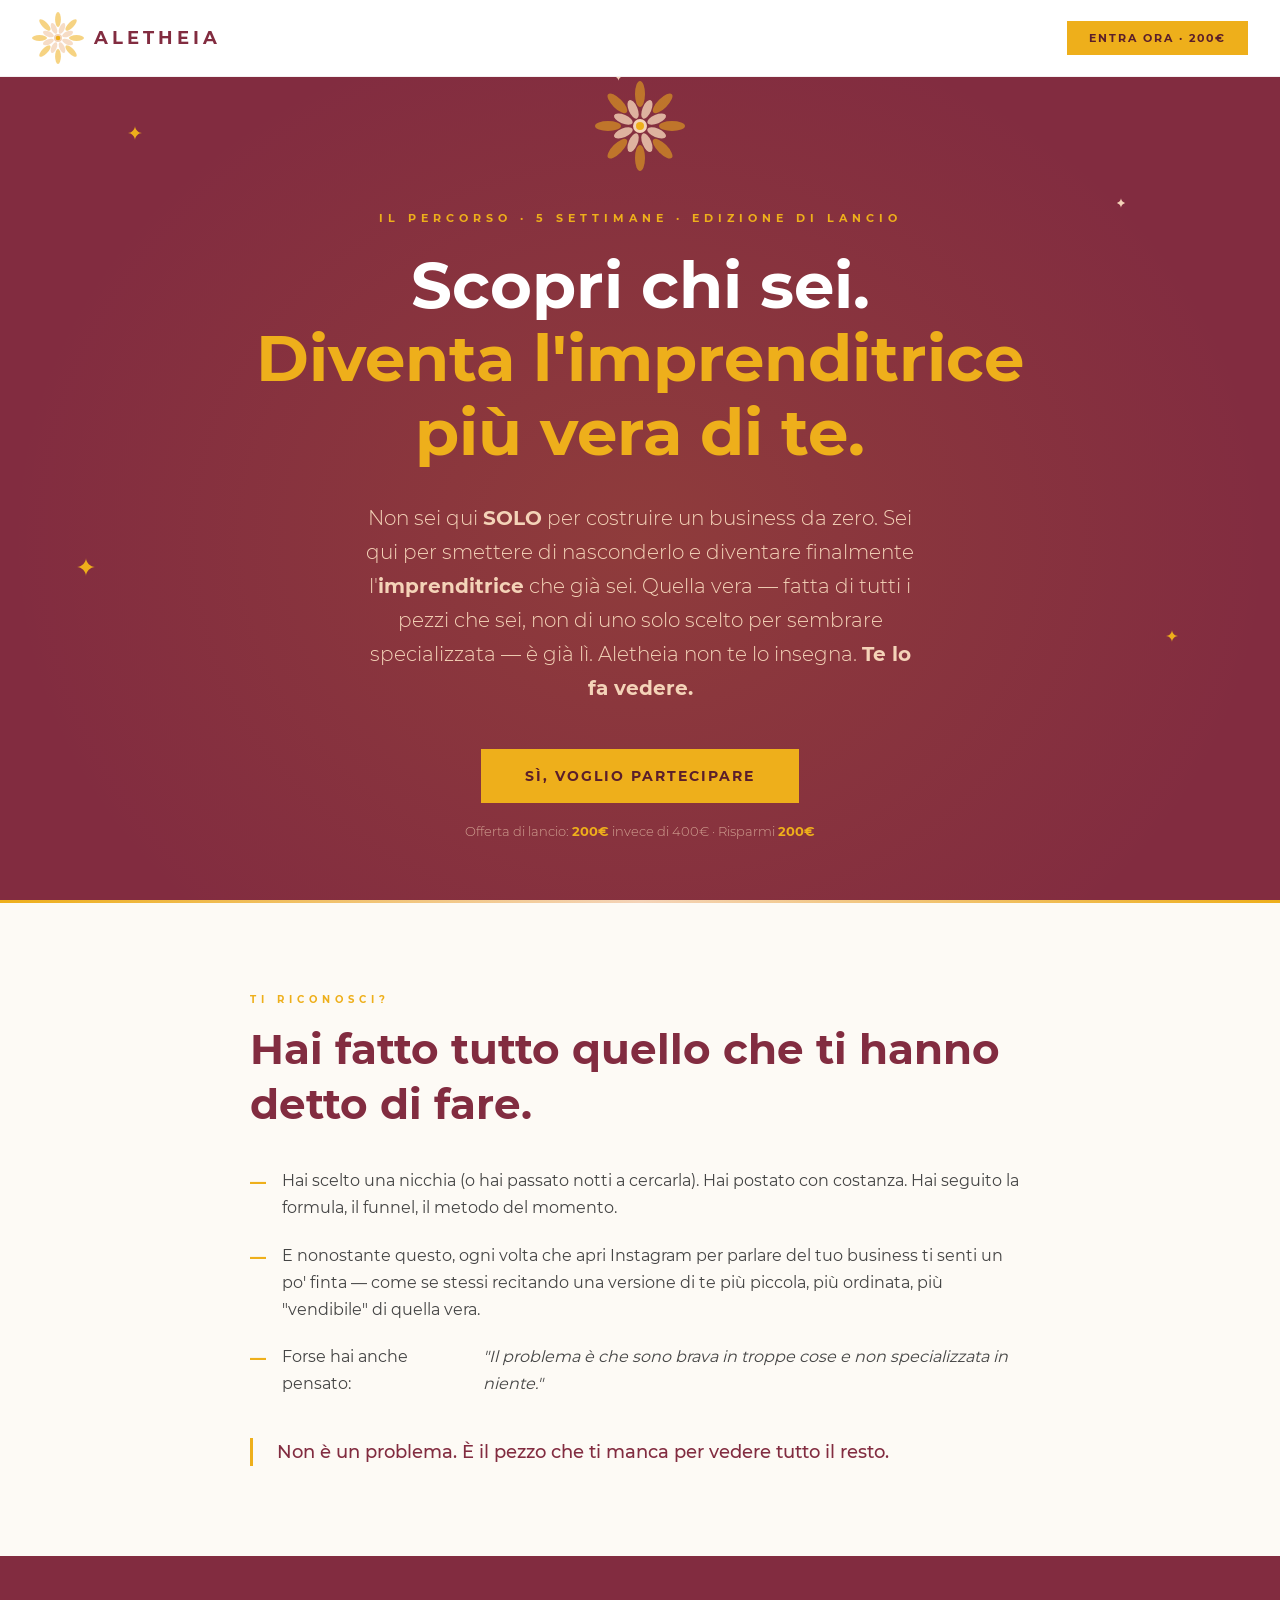
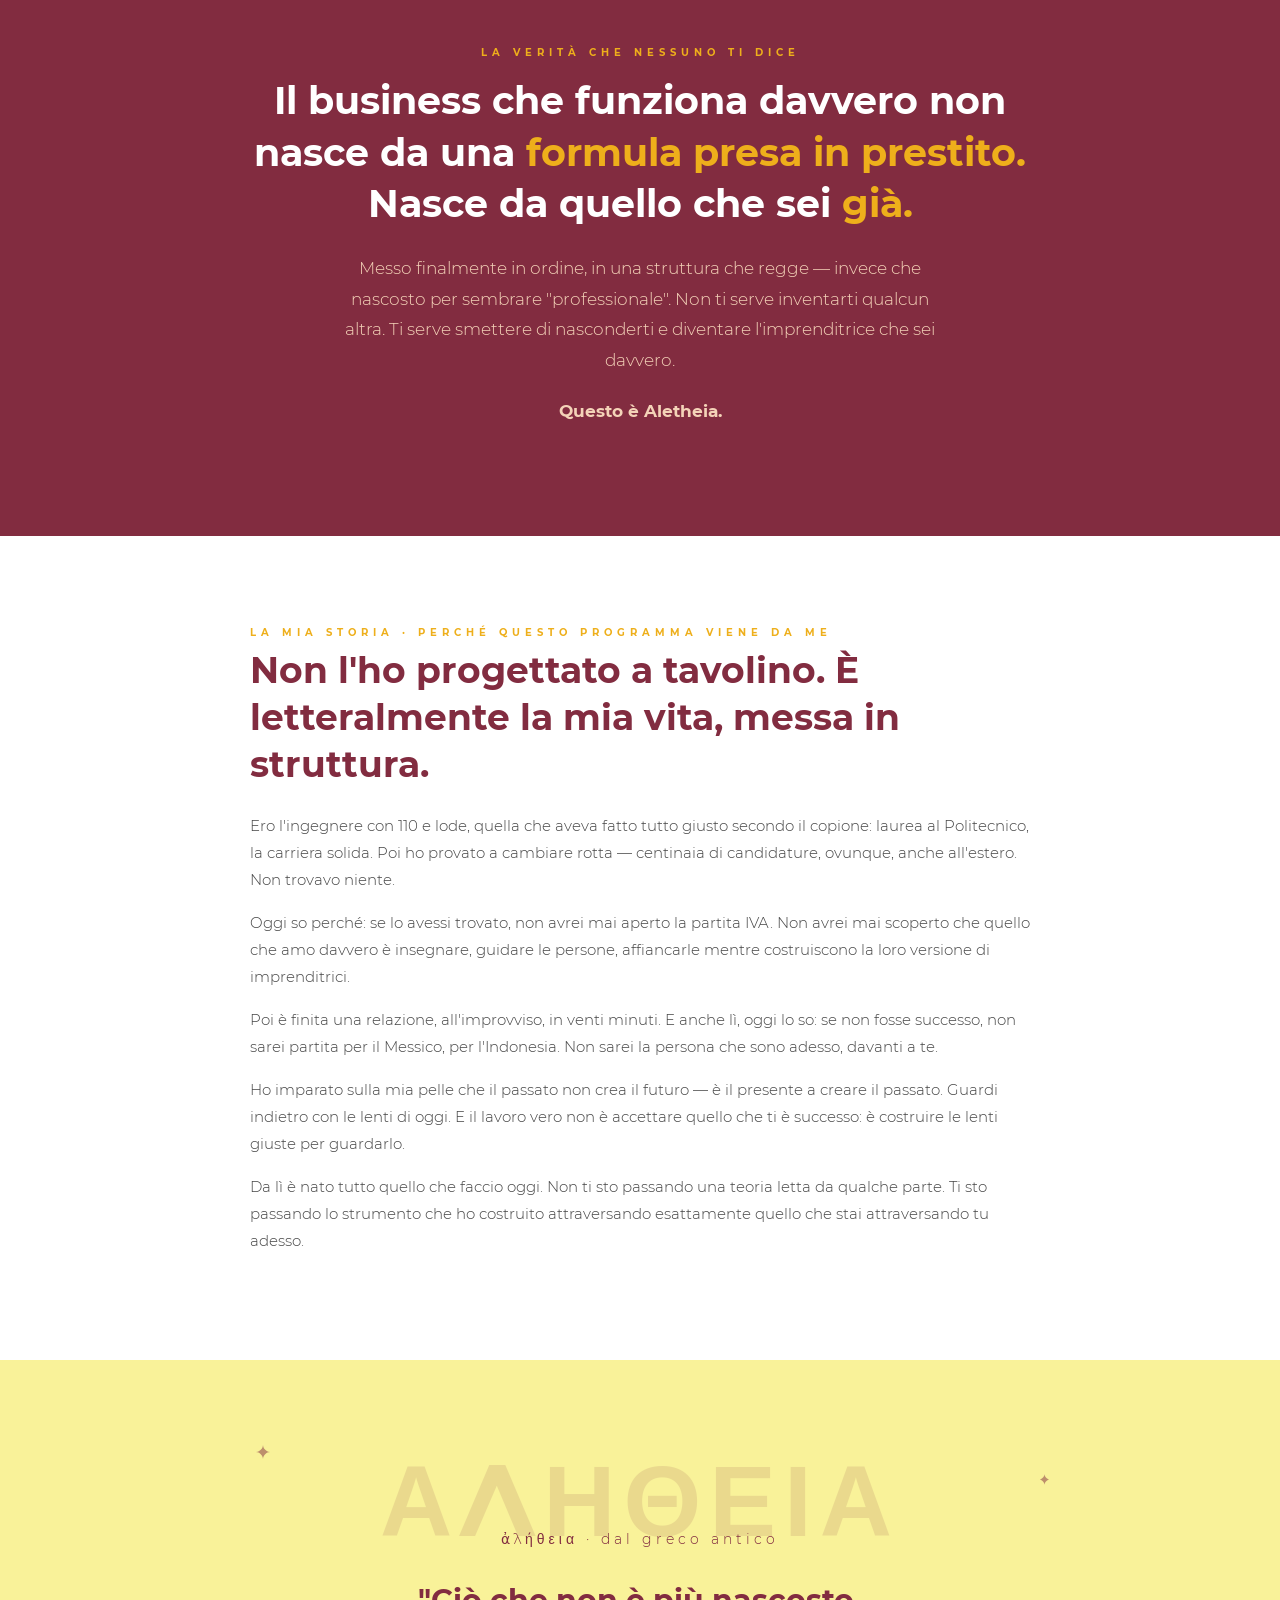
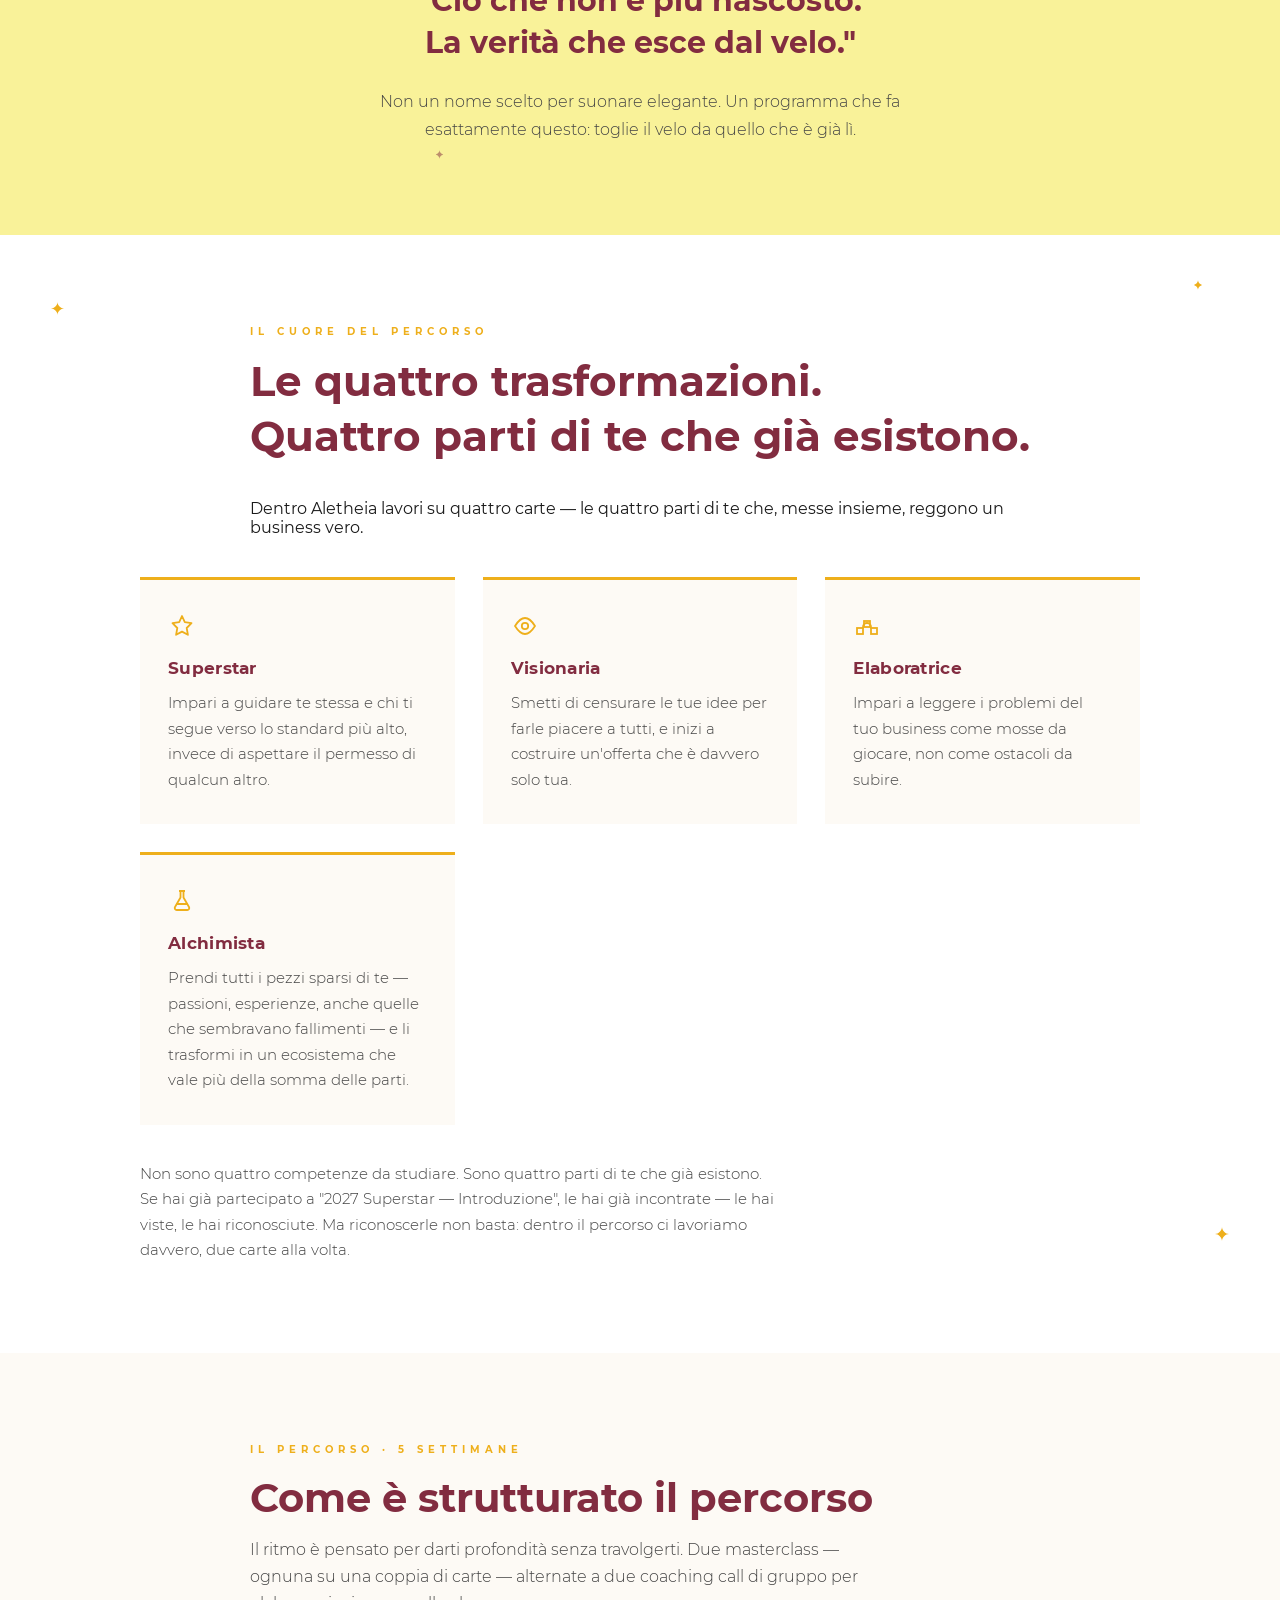
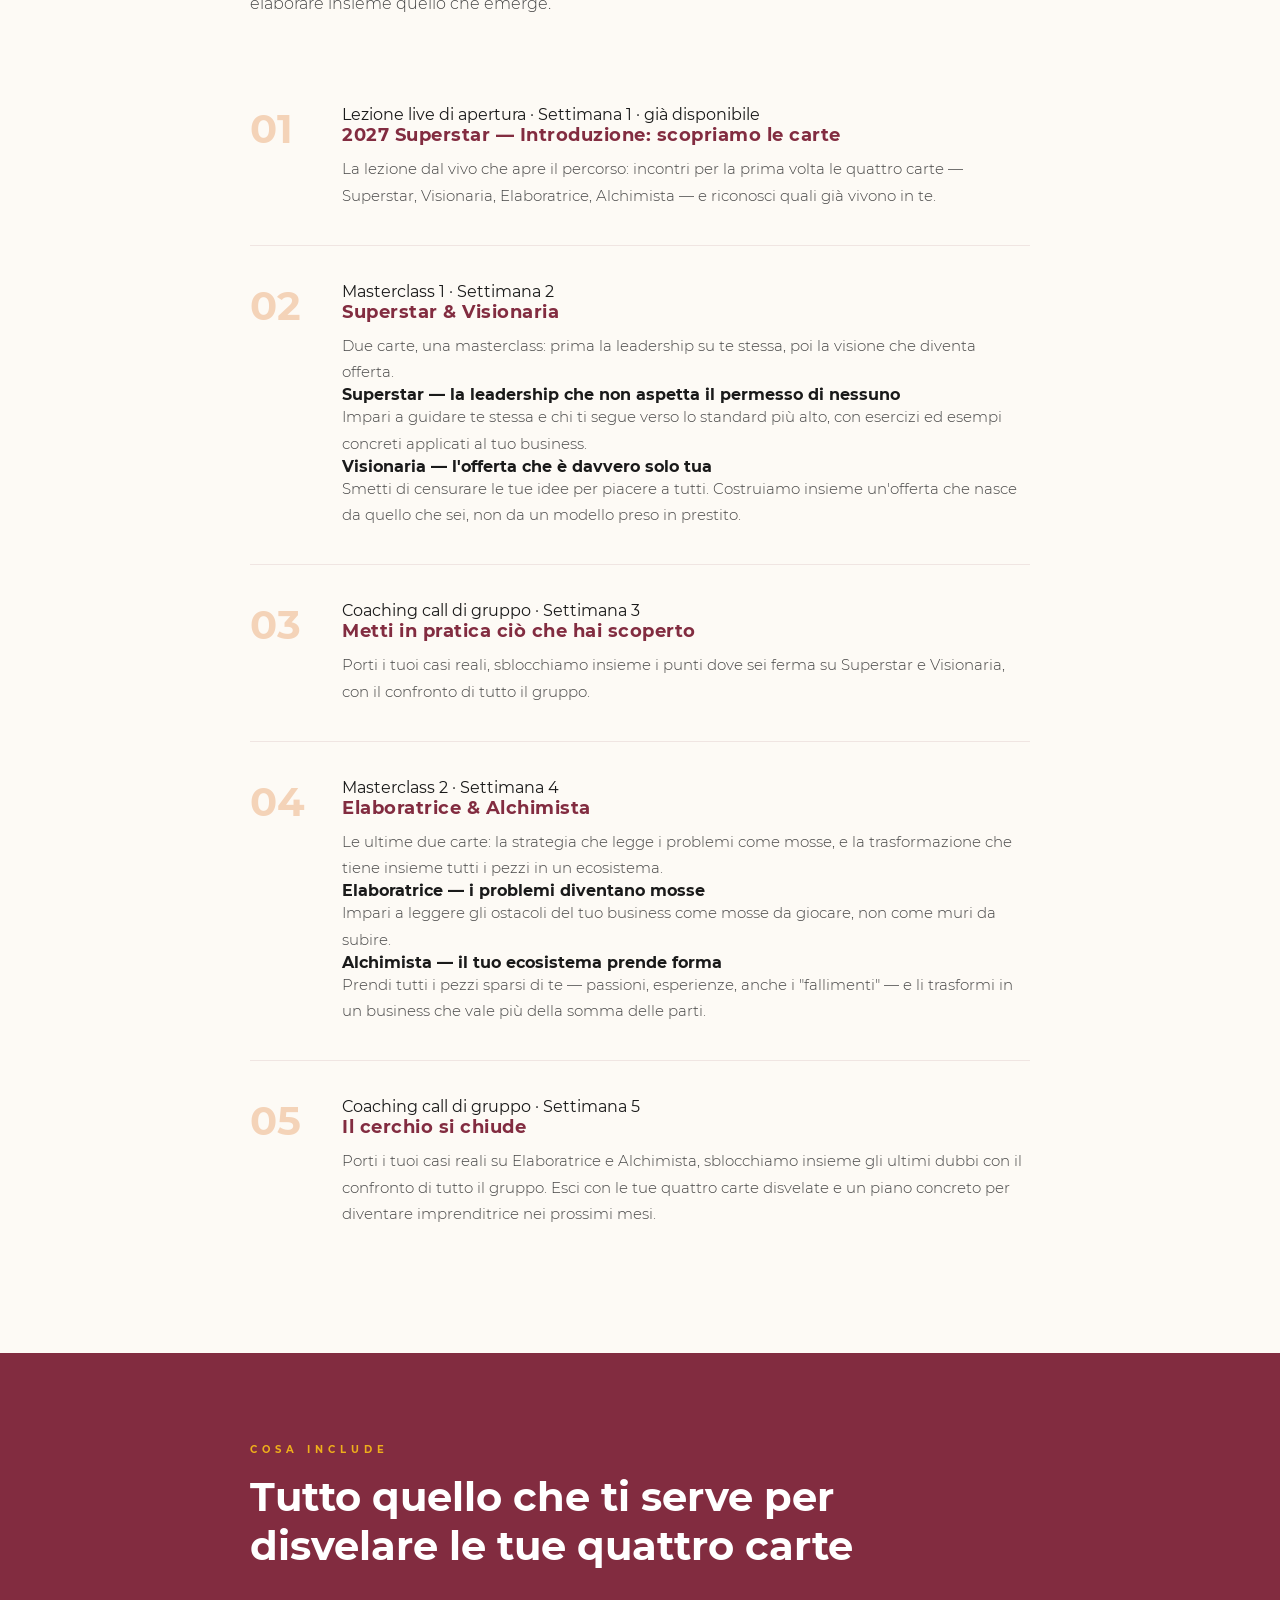
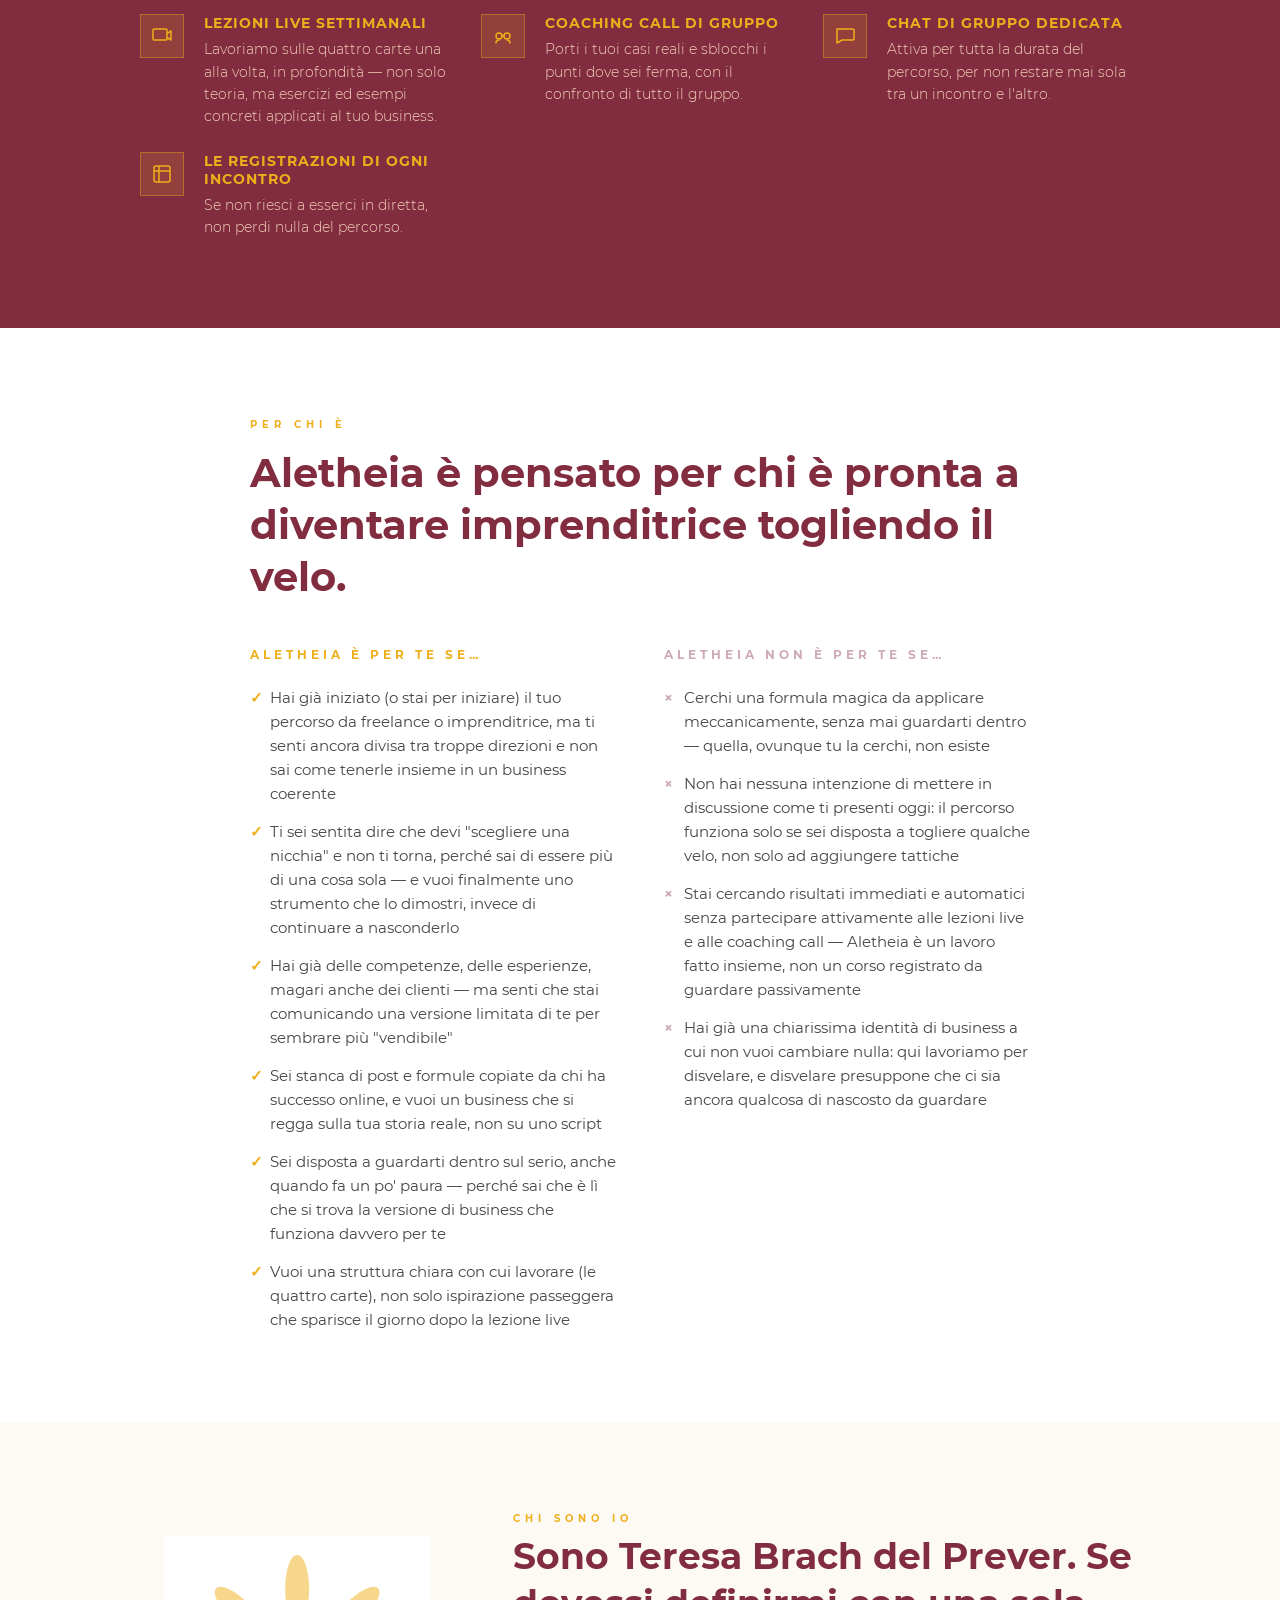
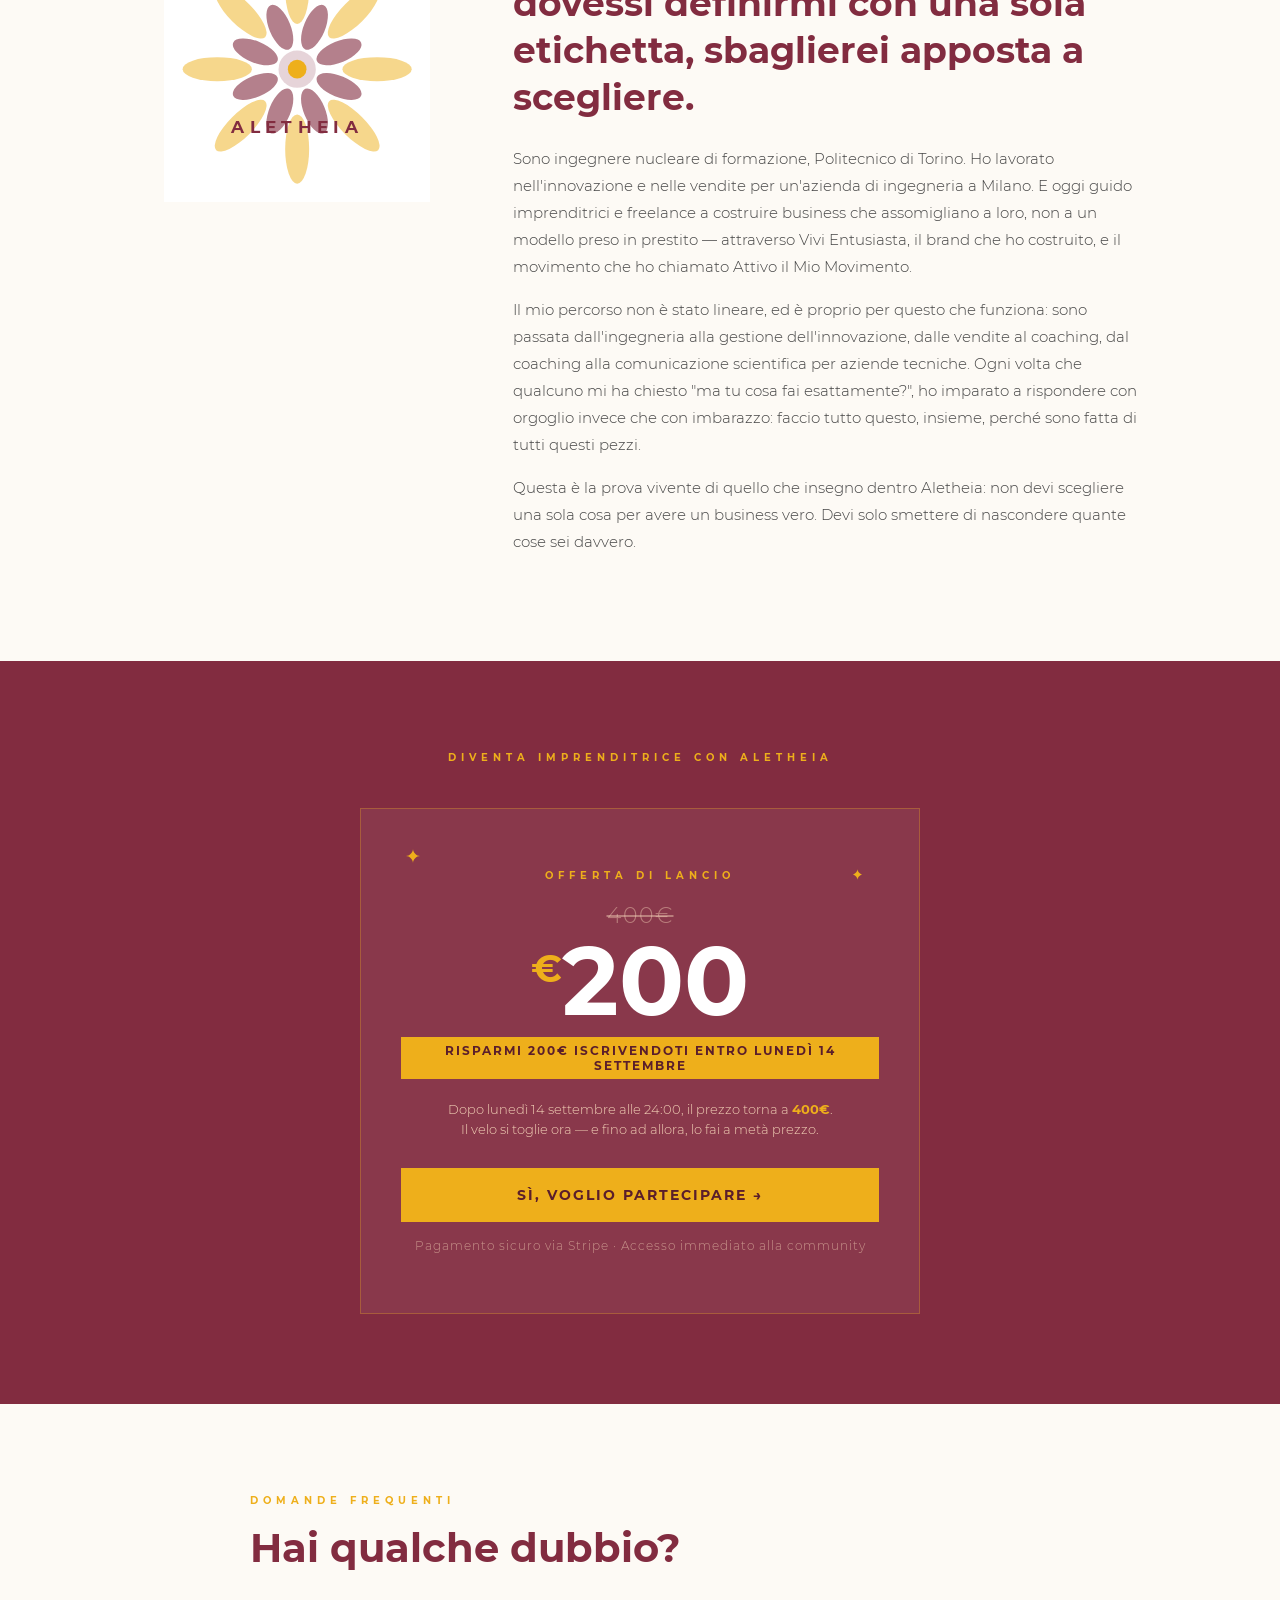
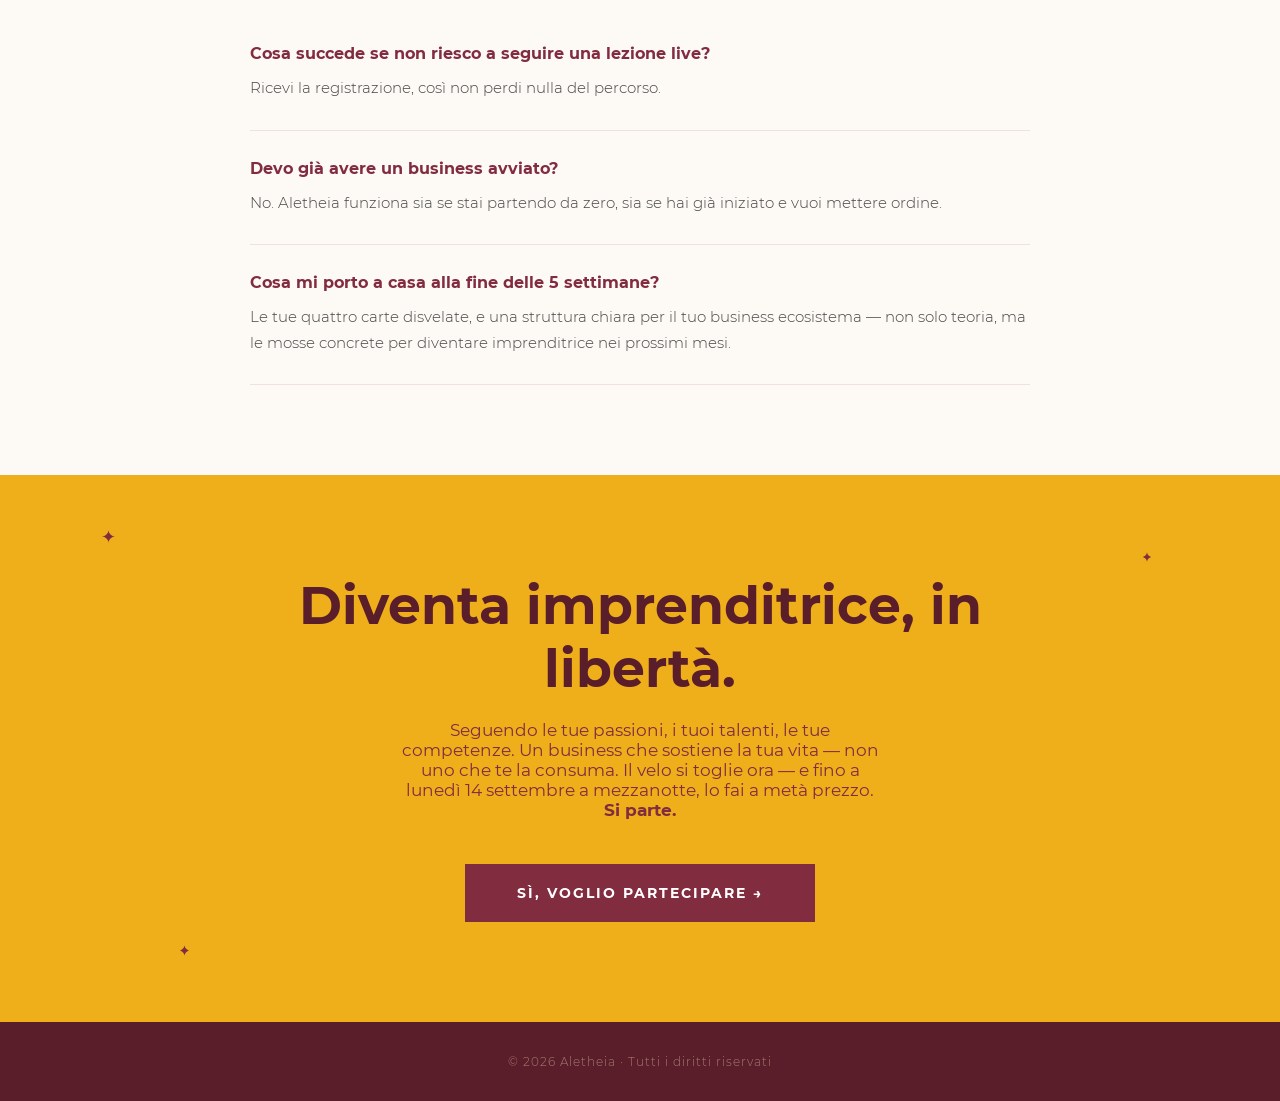
<file: aletheia_landing_v3.html>
<!DOCTYPE html>
<html lang="it">
<head>
<meta charset="UTF-8"/>
<meta name="viewport" content="width=device-width, initial-scale=1.0"/>
<title>Aletheia – Scopri chi sei. Costruisci il tuo business più vero.</title>
<meta name="description" content="Il percorso di 5 settimane per smettere di nasconderti, diventare imprenditrice e costruire un business fatto di tutti i pezzi che sei. Offerta di lancio a 200€."/>
<meta property="og:title" content="Aletheia – Scopri chi sei. Costruisci il tuo business più vero."/>
<meta property="og:description" content="Il percorso di 5 settimane per smettere di nasconderti, diventare imprenditrice e costruire un business fatto di tutti i pezzi che sei. Offerta di lancio a 200€."/>
<link rel="icon" href="data:image/svg+xml,%3Csvg xmlns='http://www.w3.org/2000/svg' viewBox='0 0 90 90'%3E%3Cg transform='translate(45,45)'%3E%3Cellipse cx='0' cy='-32' rx='5' ry='13' fill='%23EEAF1B' opacity='0.55' transform='rotate(0)'/%3E%3Cellipse cx='0' cy='-32' rx='5' ry='13' fill='%23EEAF1B' opacity='0.55' transform='rotate(45)'/%3E%3Cellipse cx='0' cy='-32' rx='5' ry='13' fill='%23EEAF1B' opacity='0.55' transform='rotate(90)'/%3E%3Cellipse cx='0' cy='-32' rx='5' ry='13' fill='%23EEAF1B' opacity='0.55' transform='rotate(135)'/%3E%3Cellipse cx='0' cy='-32' rx='5' ry='13' fill='%23EEAF1B' opacity='0.55' transform='rotate(180)'/%3E%3Cellipse cx='0' cy='-32' rx='5' ry='13' fill='%23EEAF1B' opacity='0.55' transform='rotate(225)'/%3E%3Cellipse cx='0' cy='-32' rx='5' ry='13' fill='%23EEAF1B' opacity='0.55' transform='rotate(270)'/%3E%3Cellipse cx='0' cy='-32' rx='5' ry='13' fill='%23EEAF1B' opacity='0.55' transform='rotate(315)'/%3E%3Ccircle cx='0' cy='0' r='7' fill='%23F4D3B8'/%3E%3Ccircle cx='0' cy='0' r='4' fill='%23EEAF1B'/%3E%3C/g%3E%3C/svg%3E"/>
<link rel="stylesheet" href="aletheia_landing_v2.css"/>
<script>document.documentElement.classList.add('js');</script>
<style>
  /* ── scoped additions for v3 only ── */
  .section-storia { background: var(--white); }
  .storia-highlight { color: var(--amaranth); font-weight: 700; }
  .carte-grid .dopo-card h3 { text-transform: none; font-size: 17px; letter-spacing: 0.3px; }
  .carte-note { margin-top: 36px; font-size: 15px; font-weight: 300; color: var(--text-mid); line-height: 1.7; max-width: 640px; }

  /* ── glitter / sparkle accents ── */
  @keyframes sparkle-twinkle {
    0%, 100% { opacity: 0; transform: scale(0.3) rotate(0deg); }
    50% { opacity: 1; transform: scale(1) rotate(20deg); }
  }
  .sparkle { position: absolute; pointer-events: none; z-index: 2; animation: sparkle-twinkle 2.8s ease-in-out infinite; }
  .sparkle svg { display: block; }
  .hero, .section-meaning, .prezzo-box, .section-dopo, .section-cta-final { position: relative; }
  .hero, .section-dopo, .section-cta-final { overflow: hidden; }
  @media (prefers-reduced-motion: reduce) { .sparkle { animation: none; opacity: 0.6; } }
</style>
</head>
<body>

<!-- NAVBAR -->
<nav class="navbar">
  <a href="#" class="navbar-logo">
    <svg width="52" height="52" viewBox="0 0 90 90" xmlns="http://www.w3.org/2000/svg">
  <g transform="translate(45,45)">
    <ellipse cx="0" cy="-32" rx="5" ry="13" fill="#EEAF1B" opacity="0.55" transform="rotate(0)"/>
    <ellipse cx="0" cy="-32" rx="5" ry="13" fill="#EEAF1B" opacity="0.55" transform="rotate(45)"/>
    <ellipse cx="0" cy="-32" rx="5" ry="13" fill="#EEAF1B" opacity="0.55" transform="rotate(90)"/>
    <ellipse cx="0" cy="-32" rx="5" ry="13" fill="#EEAF1B" opacity="0.55" transform="rotate(135)"/>
    <ellipse cx="0" cy="-32" rx="5" ry="13" fill="#EEAF1B" opacity="0.55" transform="rotate(180)"/>
    <ellipse cx="0" cy="-32" rx="5" ry="13" fill="#EEAF1B" opacity="0.55" transform="rotate(225)"/>
    <ellipse cx="0" cy="-32" rx="5" ry="13" fill="#EEAF1B" opacity="0.55" transform="rotate(270)"/>
    <ellipse cx="0" cy="-32" rx="5" ry="13" fill="#EEAF1B" opacity="0.55" transform="rotate(315)"/>
    <ellipse cx="0" cy="-18" rx="4.5" ry="10" fill="#F4D3B8" opacity="0.8" transform="rotate(22.5)"/>
    <ellipse cx="0" cy="-18" rx="4.5" ry="10" fill="#F4D3B8" opacity="0.8" transform="rotate(67.5)"/>
    <ellipse cx="0" cy="-18" rx="4.5" ry="10" fill="#F4D3B8" opacity="0.8" transform="rotate(112.5)"/>
    <ellipse cx="0" cy="-18" rx="4.5" ry="10" fill="#F4D3B8" opacity="0.8" transform="rotate(157.5)"/>
    <ellipse cx="0" cy="-18" rx="4.5" ry="10" fill="#F4D3B8" opacity="0.8" transform="rotate(202.5)"/>
    <ellipse cx="0" cy="-18" rx="4.5" ry="10" fill="#F4D3B8" opacity="0.8" transform="rotate(247.5)"/>
    <ellipse cx="0" cy="-18" rx="4.5" ry="10" fill="#F4D3B8" opacity="0.8" transform="rotate(292.5)"/>
    <ellipse cx="0" cy="-18" rx="4.5" ry="10" fill="#F4D3B8" opacity="0.8" transform="rotate(337.5)"/>
    <circle cx="0" cy="0" r="7" fill="#F4D3B8"/>
    <circle cx="0" cy="0" r="4" fill="#EEAF1B"/>
  </g>
</svg>
    <span class="navbar-logo-text">ALETHEIA</span>
  </a>
  <a href="https://buy.stripe.com/cNidR90PcfMvcGJ5YhbMQ03" class="navbar-cta">Entra ora · 200€</a>
</nav>

<!-- HERO -->
<section class="hero">
  <span class="sparkle" style="top:14%; left:10%; animation-delay:0s;"><svg width="14" height="14" viewBox="0 0 24 24"><path d="M12 0C12 6 6 12 0 12C6 12 12 18 12 24C12 18 18 12 24 12C18 12 12 6 12 0Z" fill="#EEAF1B"/></svg></span>
  <span class="sparkle" style="top:22%; right:12%; animation-delay:0.9s;"><svg width="10" height="10" viewBox="0 0 24 24"><path d="M12 0C12 6 6 12 0 12C6 12 12 18 12 24C12 18 18 12 24 12C18 12 12 6 12 0Z" fill="#F4D3B8"/></svg></span>
  <span class="sparkle" style="top:62%; left:6%; animation-delay:1.6s;"><svg width="18" height="18" viewBox="0 0 24 24"><path d="M12 0C12 6 6 12 0 12C6 12 12 18 12 24C12 18 18 12 24 12C18 12 12 6 12 0Z" fill="#EEAF1B"/></svg></span>
  <span class="sparkle" style="top:70%; right:8%; animation-delay:0.4s;"><svg width="12" height="12" viewBox="0 0 24 24"><path d="M12 0C12 6 6 12 0 12C6 12 12 18 12 24C12 18 18 12 24 12C18 12 12 6 12 0Z" fill="#EEAF1B"/></svg></span>
  <span class="sparkle" style="top:8%; left:48%; animation-delay:2.1s;"><svg width="9" height="9" viewBox="0 0 24 24"><path d="M12 0C12 6 6 12 0 12C6 12 12 18 12 24C12 18 18 12 24 12C18 12 12 6 12 0Z" fill="#F4D3B8"/></svg></span>
  <div class="hero-bloom">
    <svg width="90" height="90" viewBox="0 0 90 90" xmlns="http://www.w3.org/2000/svg">
      <g transform="translate(45,45)">
        <ellipse cx="0" cy="-32" rx="5" ry="13" fill="#EEAF1B" opacity="0.55" transform="rotate(0)"/>
        <ellipse cx="0" cy="-32" rx="5" ry="13" fill="#EEAF1B" opacity="0.55" transform="rotate(45)"/>
        <ellipse cx="0" cy="-32" rx="5" ry="13" fill="#EEAF1B" opacity="0.55" transform="rotate(90)"/>
        <ellipse cx="0" cy="-32" rx="5" ry="13" fill="#EEAF1B" opacity="0.55" transform="rotate(135)"/>
        <ellipse cx="0" cy="-32" rx="5" ry="13" fill="#EEAF1B" opacity="0.55" transform="rotate(180)"/>
        <ellipse cx="0" cy="-32" rx="5" ry="13" fill="#EEAF1B" opacity="0.55" transform="rotate(225)"/>
        <ellipse cx="0" cy="-32" rx="5" ry="13" fill="#EEAF1B" opacity="0.55" transform="rotate(270)"/>
        <ellipse cx="0" cy="-32" rx="5" ry="13" fill="#EEAF1B" opacity="0.55" transform="rotate(315)"/>
        <ellipse cx="0" cy="-18" rx="4.5" ry="10" fill="#F4D3B8" opacity="0.8" transform="rotate(22.5)"/>
        <ellipse cx="0" cy="-18" rx="4.5" ry="10" fill="#F4D3B8" opacity="0.8" transform="rotate(67.5)"/>
        <ellipse cx="0" cy="-18" rx="4.5" ry="10" fill="#F4D3B8" opacity="0.8" transform="rotate(112.5)"/>
        <ellipse cx="0" cy="-18" rx="4.5" ry="10" fill="#F4D3B8" opacity="0.8" transform="rotate(157.5)"/>
        <ellipse cx="0" cy="-18" rx="4.5" ry="10" fill="#F4D3B8" opacity="0.8" transform="rotate(202.5)"/>
        <ellipse cx="0" cy="-18" rx="4.5" ry="10" fill="#F4D3B8" opacity="0.8" transform="rotate(247.5)"/>
        <ellipse cx="0" cy="-18" rx="4.5" ry="10" fill="#F4D3B8" opacity="0.8" transform="rotate(292.5)"/>
        <ellipse cx="0" cy="-18" rx="4.5" ry="10" fill="#F4D3B8" opacity="0.8" transform="rotate(337.5)"/>
        <circle cx="0" cy="0" r="7" fill="#F4D3B8"/>
        <circle cx="0" cy="0" r="4" fill="#EEAF1B"/>
      </g>
    </svg>
  </div>
  <div class="hero-label">Il percorso · 5 settimane · Edizione di lancio</div>
  <h1>Scopri chi sei.<br/><span>Diventa l'imprenditrice più vera di te.</span></h1>
  <p class="hero-sub">Non sei qui <strong>SOLO</strong> per costruire un business da zero. Sei qui per smettere di nasconderlo e diventare finalmente l'<strong>imprenditrice</strong> che già sei. Quella vera — fatta di tutti i pezzi che sei, non di uno solo scelto per sembrare specializzata — è già lì. Aletheia non te lo insegna. <strong>Te lo fa vedere.</strong></p>
  <a href="https://buy.stripe.com/cNidR90PcfMvcGJ5YhbMQ03" class="btn-primary">Sì, voglio partecipare</a>
  <p class="hero-price-note">Offerta di lancio: <strong>200€</strong> invece di 400€ · Risparmi <strong>200€</strong></p>
</section>

<div class="divider"></div>

<!-- PAIN / RICONOSCIMENTO -->
<section class="section-prima">
  <div class="container">
    <div class="reveal">
      <div class="section-label">Ti riconosci?</div>
      <h2>Hai fatto tutto quello che ti hanno detto di fare.</h2>
    </div>
    <ul class="pain-list reveal">
      <li>Hai scelto una nicchia (o hai passato notti a cercarla). Hai postato con costanza. Hai seguito la formula, il funnel, il metodo del momento.</li>
      <li>E nonostante questo, ogni volta che apri Instagram per parlare del tuo business ti senti un po' finta — come se stessi recitando una versione di te più piccola, più ordinata, più "vendibile" di quella vera.</li>
      <li>Forse hai anche pensato: <em>"Il problema è che sono brava in troppe cose e non specializzata in niente."</em></li>
    </ul>
    <p class="prima-closing reveal">Non è un problema. È il pezzo che ti manca per vedere tutto il resto.</p>
  </div>
</section>

<!-- BRIDGE -->
<section class="section-bridge">
  <div class="container reveal">
    <div class="section-label section-label--gold">La verità che nessuno ti dice</div>
    <h2>Il business che funziona davvero non nasce da una <span>formula presa in prestito.</span><br/>Nasce da quello che sei <span>già.</span></h2>
    <p>Messo finalmente in ordine, in una struttura che regge — invece che nascosto per sembrare "professionale". Non ti serve inventarti qualcun altra. Ti serve smettere di nasconderti e diventare l'imprenditrice che sei davvero.</p>
    <p><strong>Questo è Aletheia.</strong></p>
  </div>
</section>

<!-- LA MIA STORIA -->
<section class="section-storia">
  <div class="container">
    <div class="teresa-text reveal">
      <div class="section-label">La mia storia · perché questo programma viene da me</div>
      <h2>Non l'ho progettato a tavolino. È letteralmente la mia vita, messa in struttura.</h2>
      <p>Ero l'ingegnere con 110 e lode, quella che aveva fatto tutto giusto secondo il copione: laurea al Politecnico, la carriera solida. Poi ho provato a cambiare rotta — centinaia di candidature, ovunque, anche all'estero. Non trovavo niente.</p>
      <p>Oggi so perché: se lo avessi trovato, non avrei mai aperto la partita IVA. Non avrei mai scoperto che quello che amo davvero è insegnare, guidare le persone, affiancarle mentre costruiscono la loro versione di imprenditrici.</p>
      <p>Poi è finita una relazione, all'improvviso, in venti minuti. E anche lì, oggi lo so: se non fosse successo, non sarei partita per il Messico, per l'Indonesia. Non sarei la persona che sono adesso, davanti a te.</p>
      <p class="storia-highlight">Ho imparato sulla mia pelle che il passato non crea il futuro — è il presente a creare il passato. Guardi indietro con le lenti di oggi. E il lavoro vero non è accettare quello che ti è successo: è costruire le lenti giuste per guardarlo.</p>
      <p>Da lì è nato tutto quello che faccio oggi. Non ti sto passando una teoria letta da qualche parte. Ti sto passando lo strumento che ho costruito attraversando esattamente quello che stai attraversando tu adesso.</p>
    </div>
  </div>
</section>

<!-- ETIMOLOGIA -->
<section class="section-meaning">
  <span class="sparkle" style="top:18%; left:20%; animation-delay:0.3s;"><svg width="14" height="14" viewBox="0 0 24 24"><path d="M12 0C12 6 6 12 0 12C6 12 12 18 12 24C12 18 18 12 24 12C18 12 12 6 12 0Z" fill="#822C40" opacity="0.5"/></svg></span>
  <span class="sparkle" style="top:24%; right:18%; animation-delay:1.3s;"><svg width="11" height="11" viewBox="0 0 24 24"><path d="M12 0C12 6 6 12 0 12C6 12 12 18 12 24C12 18 18 12 24 12C18 12 12 6 12 0Z" fill="#822C40" opacity="0.5"/></svg></span>
  <span class="sparkle" style="bottom:16%; left:34%; animation-delay:2s;"><svg width="9" height="9" viewBox="0 0 24 24"><path d="M12 0C12 6 6 12 0 12C6 12 12 18 12 24C12 18 18 12 24 12C18 12 12 6 12 0Z" fill="#822C40" opacity="0.5"/></svg></span>
  <div class="container reveal">
    <div class="meaning-word">ΑΛΗΘΕΙΑ</div>
    <div class="meaning-greek">ἀλήθεια · dal greco antico</div>
    <p class="meaning-def">"Ciò che non è più nascosto.<br/>La verità che esce dal velo."</p>
    <p class="meaning-body">Non un nome scelto per suonare elegante. Un programma che fa esattamente questo: toglie il velo da quello che è già lì.</p>
  </div>
</section>

<!-- LE QUATTRO TRASFORMAZIONI -->
<section class="section-dopo">
  <span class="sparkle" style="top:6%; left:4%; animation-delay:0.2s;"><svg width="13" height="13" viewBox="0 0 24 24"><path d="M12 0C12 6 6 12 0 12C6 12 12 18 12 24C12 18 18 12 24 12C18 12 12 6 12 0Z" fill="#EEAF1B"/></svg></span>
  <span class="sparkle" style="top:4%; right:6%; animation-delay:1.2s;"><svg width="10" height="10" viewBox="0 0 24 24"><path d="M12 0C12 6 6 12 0 12C6 12 12 18 12 24C12 18 18 12 24 12C18 12 12 6 12 0Z" fill="#EEAF1B"/></svg></span>
  <span class="sparkle" style="bottom:10%; right:4%; animation-delay:2.2s;"><svg width="14" height="14" viewBox="0 0 24 24"><path d="M12 0C12 6 6 12 0 12C6 12 12 18 12 24C12 18 18 12 24 12C18 12 12 6 12 0Z" fill="#EEAF1B"/></svg></span>
  <div class="container-wide">
    <div class="container reveal">
      <div class="section-label">Il cuore del percorso</div>
      <h2>Le quattro trasformazioni.<br/>Quattro parti di te che già esistono.</h2>
      <p class="intro" style="margin-bottom:0;">Dentro Aletheia lavori su quattro carte — le quattro parti di te che, messe insieme, reggono un business vero.</p>
    </div>
    <div class="dopo-grid carte-grid">
      <div class="dopo-card reveal">
        <div class="card-icon"><svg width="28" height="28" viewBox="0 0 28 28" fill="none" xmlns="http://www.w3.org/2000/svg"><path d="M14 4L16.8 10.2L23.5 11.2L18.7 16L19.9 22.8L14 19.6L8.1 22.8L9.3 16L4.5 11.2L11.2 10.2L14 4Z" stroke="#EEAF1B" stroke-width="1.8" stroke-linejoin="round"/></svg></div>
        <h3>Superstar</h3>
        <p>Impari a guidare te stessa e chi ti segue verso lo standard più alto, invece di aspettare il permesso di qualcun altro.</p>
      </div>
      <div class="dopo-card reveal">
        <div class="card-icon"><svg width="28" height="28" viewBox="0 0 28 28" fill="none" xmlns="http://www.w3.org/2000/svg"><path d="M4 14C4 14 9 6 14 6s10 8 10 8-5 8-10 8-10-8-10-8z" stroke="#EEAF1B" stroke-width="1.8" stroke-linejoin="round"/><circle cx="14" cy="14" r="3.2" stroke="#EEAF1B" stroke-width="1.8"/></svg></div>
        <h3>Visionaria</h3>
        <p>Smetti di censurare le tue idee per farle piacere a tutti, e inizi a costruire un'offerta che è davvero solo tua.</p>
      </div>
      <div class="dopo-card reveal">
        <div class="card-icon"><svg width="28" height="28" viewBox="0 0 28 28" fill="none" xmlns="http://www.w3.org/2000/svg"><rect x="4" y="16" width="6" height="6" stroke="#EEAF1B" stroke-width="1.8"/><rect x="11" y="9" width="6" height="6" stroke="#EEAF1B" stroke-width="1.8"/><rect x="18" y="16" width="6" height="6" stroke="#EEAF1B" stroke-width="1.8"/><path d="M10 16v-1a4 4 0 014-4M18 16v-1a4 4 0 00-4-4" stroke="#EEAF1B" stroke-width="1.8" stroke-linecap="round"/></svg></div>
        <h3>Elaboratrice</h3>
        <p>Impari a leggere i problemi del tuo business come mosse da giocare, non come ostacoli da subire.</p>
      </div>
      <div class="dopo-card reveal">
        <div class="card-icon"><svg width="28" height="28" viewBox="0 0 28 28" fill="none" xmlns="http://www.w3.org/2000/svg"><path d="M11 4h6M12.5 4v6.5L7 20a2 2 0 001.7 3h10.6a2 2 0 001.7-3l-5.5-9.5V4" stroke="#EEAF1B" stroke-width="1.8" stroke-linejoin="round"/><path d="M9 17h10" stroke="#EEAF1B" stroke-width="1.8" stroke-linecap="round"/></svg></div>
        <h3>Alchimista</h3>
        <p>Prendi tutti i pezzi sparsi di te — passioni, esperienze, anche quelle che sembravano fallimenti — e li trasformi in un ecosistema che vale più della somma delle parti.</p>
      </div>
    </div>
    <p class="carte-note reveal">Non sono quattro competenze da studiare. Sono quattro parti di te che già esistono. Se hai già partecipato a "2027 Superstar — Introduzione", le hai già incontrate — le hai viste, le hai riconosciute. Ma riconoscerle non basta: dentro il percorso ci lavoriamo davvero, due carte alla volta.</p>
  </div>
</section>

<!-- COME È STRUTTURATO -->
<section class="section-moduli">
  <div class="container">
    <div class="reveal">
      <div class="section-label">Il percorso · 5 settimane</div>
      <h2>Come è strutturato il percorso</h2>
      <p class="intro">Il ritmo è pensato per darti profondità senza travolgerti. Due masterclass — ognuna su una coppia di carte — alternate a due coaching call di gruppo per elaborare insieme quello che emerge.</p>
    </div>
    <div class="moduli-list">
      <div class="modulo reveal"><div class="modulo-num">01</div><div><span class="modulo-tag tag-coaching">Lezione live di apertura · Settimana 1 · già disponibile</span><h3>2027 Superstar — Introduzione: scopriamo le carte</h3><p>La lezione dal vivo che apre il percorso: incontri per la prima volta le quattro carte — Superstar, Visionaria, Elaboratrice, Alchimista — e riconosci quali già vivono in te.</p></div></div>
      <div class="modulo reveal"><div class="modulo-num">02</div><div><span class="modulo-tag tag-masterclass">Masterclass 1 · Settimana 2</span><h3>Superstar & Visionaria</h3><p>Due carte, una masterclass: prima la leadership su te stessa, poi la visione che diventa offerta.</p>
        <div class="modulo-topics">
          <div class="modulo-topic"><h4>Superstar — la leadership che non aspetta il permesso di nessuno</h4><p>Impari a guidare te stessa e chi ti segue verso lo standard più alto, con esercizi ed esempi concreti applicati al tuo business.</p></div>
          <div class="modulo-topic"><h4>Visionaria — l'offerta che è davvero solo tua</h4><p>Smetti di censurare le tue idee per piacere a tutti. Costruiamo insieme un'offerta che nasce da quello che sei, non da un modello preso in prestito.</p></div>
        </div>
      </div></div>
      <div class="modulo reveal"><div class="modulo-num">03</div><div><span class="modulo-tag tag-coaching">Coaching call di gruppo · Settimana 3</span><h3>Metti in pratica ciò che hai scoperto</h3><p>Porti i tuoi casi reali, sblocchiamo insieme i punti dove sei ferma su Superstar e Visionaria, con il confronto di tutto il gruppo.</p></div></div>
      <div class="modulo reveal"><div class="modulo-num">04</div><div><span class="modulo-tag tag-masterclass">Masterclass 2 · Settimana 4</span><h3>Elaboratrice & Alchimista</h3><p>Le ultime due carte: la strategia che legge i problemi come mosse, e la trasformazione che tiene insieme tutti i pezzi in un ecosistema.</p>
        <div class="modulo-topics">
          <div class="modulo-topic"><h4>Elaboratrice — i problemi diventano mosse</h4><p>Impari a leggere gli ostacoli del tuo business come mosse da giocare, non come muri da subire.</p></div>
          <div class="modulo-topic"><h4>Alchimista — il tuo ecosistema prende forma</h4><p>Prendi tutti i pezzi sparsi di te — passioni, esperienze, anche i "fallimenti" — e li trasformi in un business che vale più della somma delle parti.</p></div>
        </div>
      </div></div>
      <div class="modulo reveal"><div class="modulo-num">05</div><div><span class="modulo-tag tag-coaching">Coaching call di gruppo · Settimana 5</span><h3>Il cerchio si chiude</h3><p>Porti i tuoi casi reali su Elaboratrice e Alchimista, sblocchiamo insieme gli ultimi dubbi con il confronto di tutto il gruppo. Esci con le tue quattro carte disvelate e un piano concreto per diventare imprenditrice nei prossimi mesi.</p></div></div>
    </div>
  </div>
</section>

<!-- COSA INCLUDE -->
<section class="section-incluso">
  <div class="container-wide">
    <div class="container reveal">
      <div class="section-label section-label--gold">Cosa include</div>
      <h2>Tutto quello che ti serve per disvelare le tue quattro carte</h2>
    </div>
    <div class="incluso-grid reveal">
      <div class="incluso-item"><div class="incluso-icon">
        <svg width="22" height="22" viewBox="0 0 22 22" fill="none" xmlns="http://www.w3.org/2000/svg"><rect x="2" y="4" width="14" height="11" rx="1" stroke="#EEAF1B" stroke-width="1.5"/><path d="M16 8.5l4-2.5v9l-4-2.5" stroke="#EEAF1B" stroke-width="1.5" stroke-linejoin="round"/></svg>
      </div><div class="incluso-text"><h4>Lezioni live settimanali</h4><p>Lavoriamo sulle quattro carte una alla volta, in profondità — non solo teoria, ma esercizi ed esempi concreti applicati al tuo business.</p></div></div>
      <div class="incluso-item"><div class="incluso-icon">
        <svg width="22" height="22" viewBox="0 0 22 22" fill="none" xmlns="http://www.w3.org/2000/svg"><circle cx="7" cy="11" r="3" stroke="#EEAF1B" stroke-width="1.5"/><circle cx="15" cy="11" r="3" stroke="#EEAF1B" stroke-width="1.5"/><path d="M10 11h2" stroke="#EEAF1B" stroke-width="1.5" stroke-linecap="round"/><path d="M4 18c0-1.657 1.343-3 3-3M15 15c1.657 0 3 1.343 3 3" stroke="#EEAF1B" stroke-width="1.5" stroke-linecap="round"/></svg>
      </div><div class="incluso-text"><h4>Coaching call di gruppo</h4><p>Porti i tuoi casi reali e sblocchi i punti dove sei ferma, con il confronto di tutto il gruppo.</p></div></div>
      <div class="incluso-item"><div class="incluso-icon">
        <svg width="22" height="22" viewBox="0 0 22 22" fill="none" xmlns="http://www.w3.org/2000/svg"><path d="M3 4h16a1 1 0 011 1v9a1 1 0 01-1 1H8l-5 3V5a1 1 0 011-1z" stroke="#EEAF1B" stroke-width="1.5" stroke-linejoin="round"/></svg>
      </div><div class="incluso-text"><h4>Chat di gruppo dedicata</h4><p>Attiva per tutta la durata del percorso, per non restare mai sola tra un incontro e l'altro.</p></div></div>
      <div class="incluso-item"><div class="incluso-icon">
        <svg width="22" height="22" viewBox="0 0 22 22" fill="none" xmlns="http://www.w3.org/2000/svg"><rect x="3" y="3" width="16" height="16" rx="2" stroke="#EEAF1B" stroke-width="1.5"/><path d="M8 3v16M3 8h16" stroke="#EEAF1B" stroke-width="1.5"/></svg>
      </div><div class="incluso-text"><h4>Le registrazioni di ogni incontro</h4><p>Se non riesci a esserci in diretta, non perdi nulla del percorso.</p></div></div>
    </div>
  </div>
</section>

<!-- PER CHI -->
<section class="section-perchi">
  <div class="container">
    <div class="reveal">
      <div class="section-label">Per chi è</div>
      <h2>Aletheia è pensato per chi è pronta a diventare imprenditrice togliendo il velo.</h2>
    </div>
    <div class="perchi-cols reveal">
      <div class="perchi-col si">
        <h3>Aletheia è per te se…</h3>
        <ul class="perchi-list">
          <li>Hai già iniziato (o stai per iniziare) il tuo percorso da freelance o imprenditrice, ma ti senti ancora divisa tra troppe direzioni e non sai come tenerle insieme in un business coerente</li>
          <li>Ti sei sentita dire che devi "scegliere una nicchia" e non ti torna, perché sai di essere più di una cosa sola — e vuoi finalmente uno strumento che lo dimostri, invece di continuare a nasconderlo</li>
          <li>Hai già delle competenze, delle esperienze, magari anche dei clienti — ma senti che stai comunicando una versione limitata di te per sembrare più "vendibile"</li>
          <li>Sei stanca di post e formule copiate da chi ha successo online, e vuoi un business che si regga sulla tua storia reale, non su uno script</li>
          <li>Sei disposta a guardarti dentro sul serio, anche quando fa un po' paura — perché sai che è lì che si trova la versione di business che funziona davvero per te</li>
          <li>Vuoi una struttura chiara con cui lavorare (le quattro carte), non solo ispirazione passeggera che sparisce il giorno dopo la lezione live</li>
        </ul>
      </div>
      <div class="perchi-col no">
        <h3>Aletheia NON è per te se…</h3>
        <ul class="perchi-list">
          <li>Cerchi una formula magica da applicare meccanicamente, senza mai guardarti dentro — quella, ovunque tu la cerchi, non esiste</li>
          <li>Non hai nessuna intenzione di mettere in discussione come ti presenti oggi: il percorso funziona solo se sei disposta a togliere qualche velo, non solo ad aggiungere tattiche</li>
          <li>Stai cercando risultati immediati e automatici senza partecipare attivamente alle lezioni live e alle coaching call — Aletheia è un lavoro fatto insieme, non un corso registrato da guardare passivamente</li>
          <li>Hai già una chiarissima identità di business a cui non vuoi cambiare nulla: qui lavoriamo per disvelare, e disvelare presuppone che ci sia ancora qualcosa di nascosto da guardare</li>
        </ul>
      </div>
    </div>
  </div>
</section>

<!-- CHI SONO -->
<section class="section-teresa">
  <div class="container-wide">
    <div class="teresa-inner">
      <div class="teresa-visual reveal">
        <svg viewBox="0 0 200 200" xmlns="http://www.w3.org/2000/svg">
          <rect width="200" height="200" fill="white"/>
          <g transform="translate(100,100)">
            <ellipse cx="0" cy="-60" rx="9" ry="26" fill="#EEAF1B" opacity="0.5" transform="rotate(0)"/>
            <ellipse cx="0" cy="-60" rx="9" ry="26" fill="#EEAF1B" opacity="0.5" transform="rotate(45)"/>
            <ellipse cx="0" cy="-60" rx="9" ry="26" fill="#EEAF1B" opacity="0.5" transform="rotate(90)"/>
            <ellipse cx="0" cy="-60" rx="9" ry="26" fill="#EEAF1B" opacity="0.5" transform="rotate(135)"/>
            <ellipse cx="0" cy="-60" rx="9" ry="26" fill="#EEAF1B" opacity="0.5" transform="rotate(180)"/>
            <ellipse cx="0" cy="-60" rx="9" ry="26" fill="#EEAF1B" opacity="0.5" transform="rotate(225)"/>
            <ellipse cx="0" cy="-60" rx="9" ry="26" fill="#EEAF1B" opacity="0.5" transform="rotate(270)"/>
            <ellipse cx="0" cy="-60" rx="9" ry="26" fill="#EEAF1B" opacity="0.5" transform="rotate(315)"/>
            <ellipse cx="0" cy="-34" rx="8" ry="18" fill="#822C40" opacity="0.6" transform="rotate(22.5)"/>
            <ellipse cx="0" cy="-34" rx="8" ry="18" fill="#822C40" opacity="0.6" transform="rotate(67.5)"/>
            <ellipse cx="0" cy="-34" rx="8" ry="18" fill="#822C40" opacity="0.6" transform="rotate(112.5)"/>
            <ellipse cx="0" cy="-34" rx="8" ry="18" fill="#822C40" opacity="0.6" transform="rotate(157.5)"/>
            <ellipse cx="0" cy="-34" rx="8" ry="18" fill="#822C40" opacity="0.6" transform="rotate(202.5)"/>
            <ellipse cx="0" cy="-34" rx="8" ry="18" fill="#822C40" opacity="0.6" transform="rotate(247.5)"/>
            <ellipse cx="0" cy="-34" rx="8" ry="18" fill="#822C40" opacity="0.6" transform="rotate(292.5)"/>
            <ellipse cx="0" cy="-34" rx="8" ry="18" fill="#822C40" opacity="0.6" transform="rotate(337.5)"/>
            <circle cx="0" cy="0" r="14" fill="#822C40" opacity="0.2"/>
            <circle cx="0" cy="0" r="7" fill="#EEAF1B"/>
            <text y="48" text-anchor="middle" font-family="Montserrat, sans-serif" font-weight="700" font-size="13" letter-spacing="4" fill="#822C40">ALETHEIA</text>
          </g>
        </svg>
      </div>
      <div class="teresa-text reveal">
        <div class="section-label">Chi sono io</div>
        <h2>Sono Teresa Brach del Prever. Se dovessi definirmi con una sola etichetta, sbaglierei apposta a scegliere.</h2>
        <p>Sono ingegnere nucleare di formazione, Politecnico di Torino. Ho lavorato nell'innovazione e nelle vendite per un'azienda di ingegneria a Milano. E oggi guido imprenditrici e freelance a costruire business che assomigliano a loro, non a un modello preso in prestito — attraverso Vivi Entusiasta, il brand che ho costruito, e il movimento che ho chiamato Attivo il Mio Movimento.</p>
        <p>Il mio percorso non è stato lineare, ed è proprio per questo che funziona: sono passata dall'ingegneria alla gestione dell'innovazione, dalle vendite al coaching, dal coaching alla comunicazione scientifica per aziende tecniche. Ogni volta che qualcuno mi ha chiesto "ma tu cosa fai esattamente?", ho imparato a rispondere con orgoglio invece che con imbarazzo: faccio tutto questo, insieme, perché sono fatta di tutti questi pezzi.</p>
        <p>Questa è la prova vivente di quello che insegno dentro Aletheia: non devi scegliere una sola cosa per avere un business vero. Devi solo smettere di nascondere quante cose sei davvero.</p>
      </div>
    </div>
  </div>
</section>

<!-- PREZZO -->
<section class="section-prezzo" id="prezzo">
  <div class="container reveal">
    <div class="section-label section-label--gold-centered">Diventa imprenditrice con Aletheia</div>
    <div class="prezzo-box">
      <span class="sparkle" style="top:8%; left:8%; animation-delay:0.5s;"><svg width="14" height="14" viewBox="0 0 24 24"><path d="M12 0C12 6 6 12 0 12C6 12 12 18 12 24C12 18 18 12 24 12C18 12 12 6 12 0Z" fill="#EEAF1B"/></svg></span>
      <span class="sparkle" style="top:12%; right:10%; animation-delay:1.5s;"><svg width="11" height="11" viewBox="0 0 24 24"><path d="M12 0C12 6 6 12 0 12C6 12 12 18 12 24C12 18 18 12 24 12C18 12 12 6 12 0Z" fill="#EEAF1B"/></svg></span>
      <div class="prezzo-label">Offerta di lancio</div>
      <div class="prezzo-crossed">400€</div>
      <div class="prezzo-amount"><sup>€</sup>200</div>
      <div class="prezzo-risparmio">Risparmi 200€ iscrivendoti entro lunedì 14 settembre</div>
      <p class="prezzo-note">
        Dopo lunedì 14 settembre alle 24:00, il prezzo torna a <strong>400€</strong>.<br/>
        Il velo si toglie ora — e fino ad allora, lo fai a metà prezzo.
      </p>
      <a href="https://buy.stripe.com/cNidR90PcfMvcGJ5YhbMQ03" class="btn-cta">Sì, voglio partecipare →</a>
      <p class="prezzo-guarantee">Pagamento sicuro via Stripe · Accesso immediato alla community</p>
    </div>
  </div>
</section>

<!-- FAQ -->
<section class="section-faq">
  <div class="container">
    <div class="reveal">
      <div class="section-label">Domande frequenti</div>
      <h2>Hai qualche dubbio?</h2>
    </div>
    <div class="faq-list">
      <div class="faq-item reveal"><p class="faq-q">Cosa succede se non riesco a seguire una lezione live?</p><p class="faq-a">Ricevi la registrazione, così non perdi nulla del percorso.</p></div>
      <div class="faq-item reveal"><p class="faq-q">Devo già avere un business avviato?</p><p class="faq-a">No. Aletheia funziona sia se stai partendo da zero, sia se hai già iniziato e vuoi mettere ordine.</p></div>
      <div class="faq-item reveal"><p class="faq-q">Cosa mi porto a casa alla fine delle 5 settimane?</p><p class="faq-a">Le tue quattro carte disvelate, e una struttura chiara per il tuo business ecosistema — non solo teoria, ma le mosse concrete per diventare imprenditrice nei prossimi mesi.</p></div>
    </div>
  </div>
</section>

<!-- FINAL CTA -->
<section class="section-cta-final">
  <span class="sparkle" style="top:10%; left:8%; animation-delay:0.6s;"><svg width="13" height="13" viewBox="0 0 24 24"><path d="M12 0C12 6 6 12 0 12C6 12 12 18 12 24C12 18 18 12 24 12C18 12 12 6 12 0Z" fill="#822C40"/></svg></span>
  <span class="sparkle" style="top:14%; right:10%; animation-delay:1.7s;"><svg width="10" height="10" viewBox="0 0 24 24"><path d="M12 0C12 6 6 12 0 12C6 12 12 18 12 24C12 18 18 12 24 12C18 12 12 6 12 0Z" fill="#822C40"/></svg></span>
  <span class="sparkle" style="bottom:12%; left:14%; animation-delay:2.4s;"><svg width="11" height="11" viewBox="0 0 24 24"><path d="M12 0C12 6 6 12 0 12C6 12 12 18 12 24C12 18 18 12 24 12C18 12 12 6 12 0Z" fill="#822C40"/></svg></span>
  <div class="container reveal">
    <h2>Diventa imprenditrice, in libertà.</h2>
    <p>Seguendo le tue passioni, i tuoi talenti, le tue competenze. Un business che sostiene la tua vita — non uno che te la consuma. Il velo si toglie ora — e fino a lunedì 14 settembre a mezzanotte, lo fai a metà prezzo. <strong>Si parte.</strong></p>
    <a href="https://buy.stripe.com/cNidR90PcfMvcGJ5YhbMQ03" class="btn-dark">Sì, voglio partecipare →</a>
  </div>
</section>

<footer>
  <p>© 2026 Aletheia · Tutti i diritti riservati</p>
</footer>

<script>
  const reveals = document.querySelectorAll('.reveal');
  const observer = new IntersectionObserver((entries) => {
    entries.forEach(entry => { if (entry.isIntersecting) entry.target.classList.add('visible'); });
  }, { threshold: 0.1 });
  reveals.forEach(el => observer.observe(el));
</script>
</body>
</html>
</file>
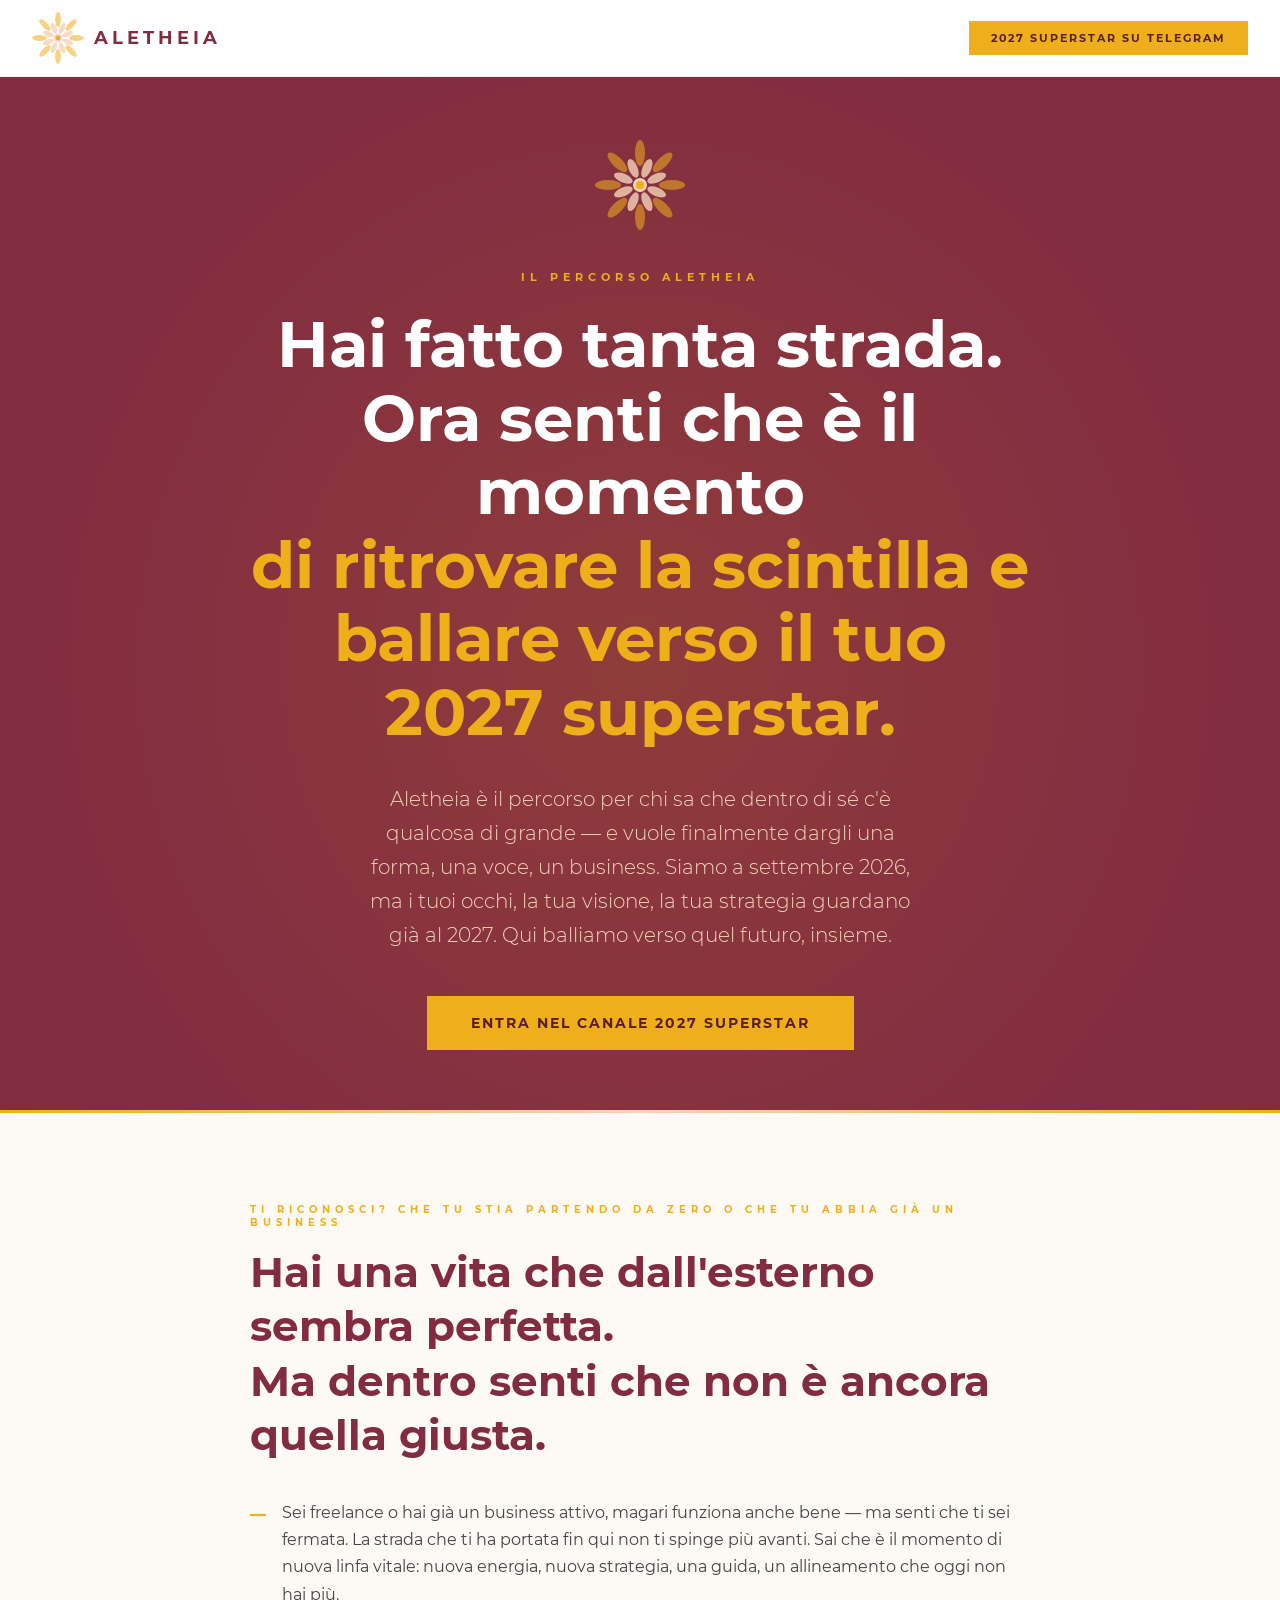
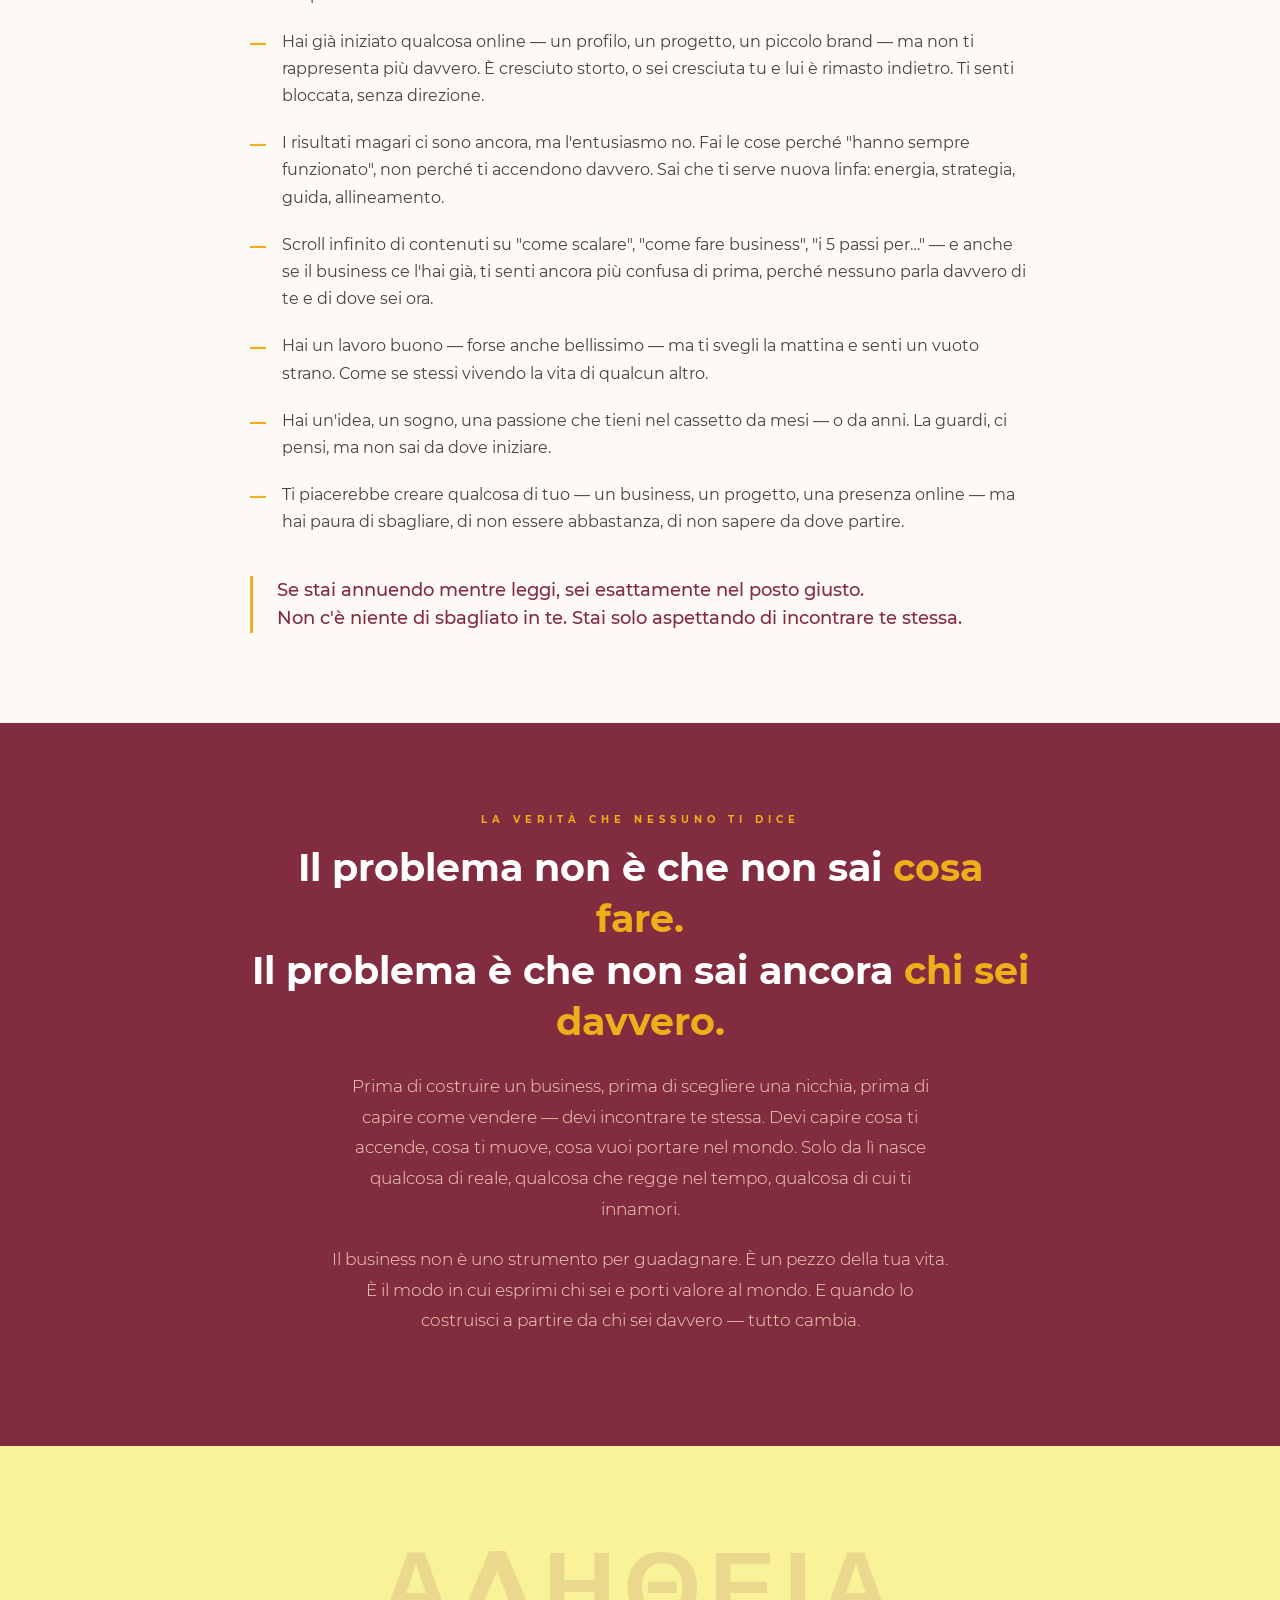
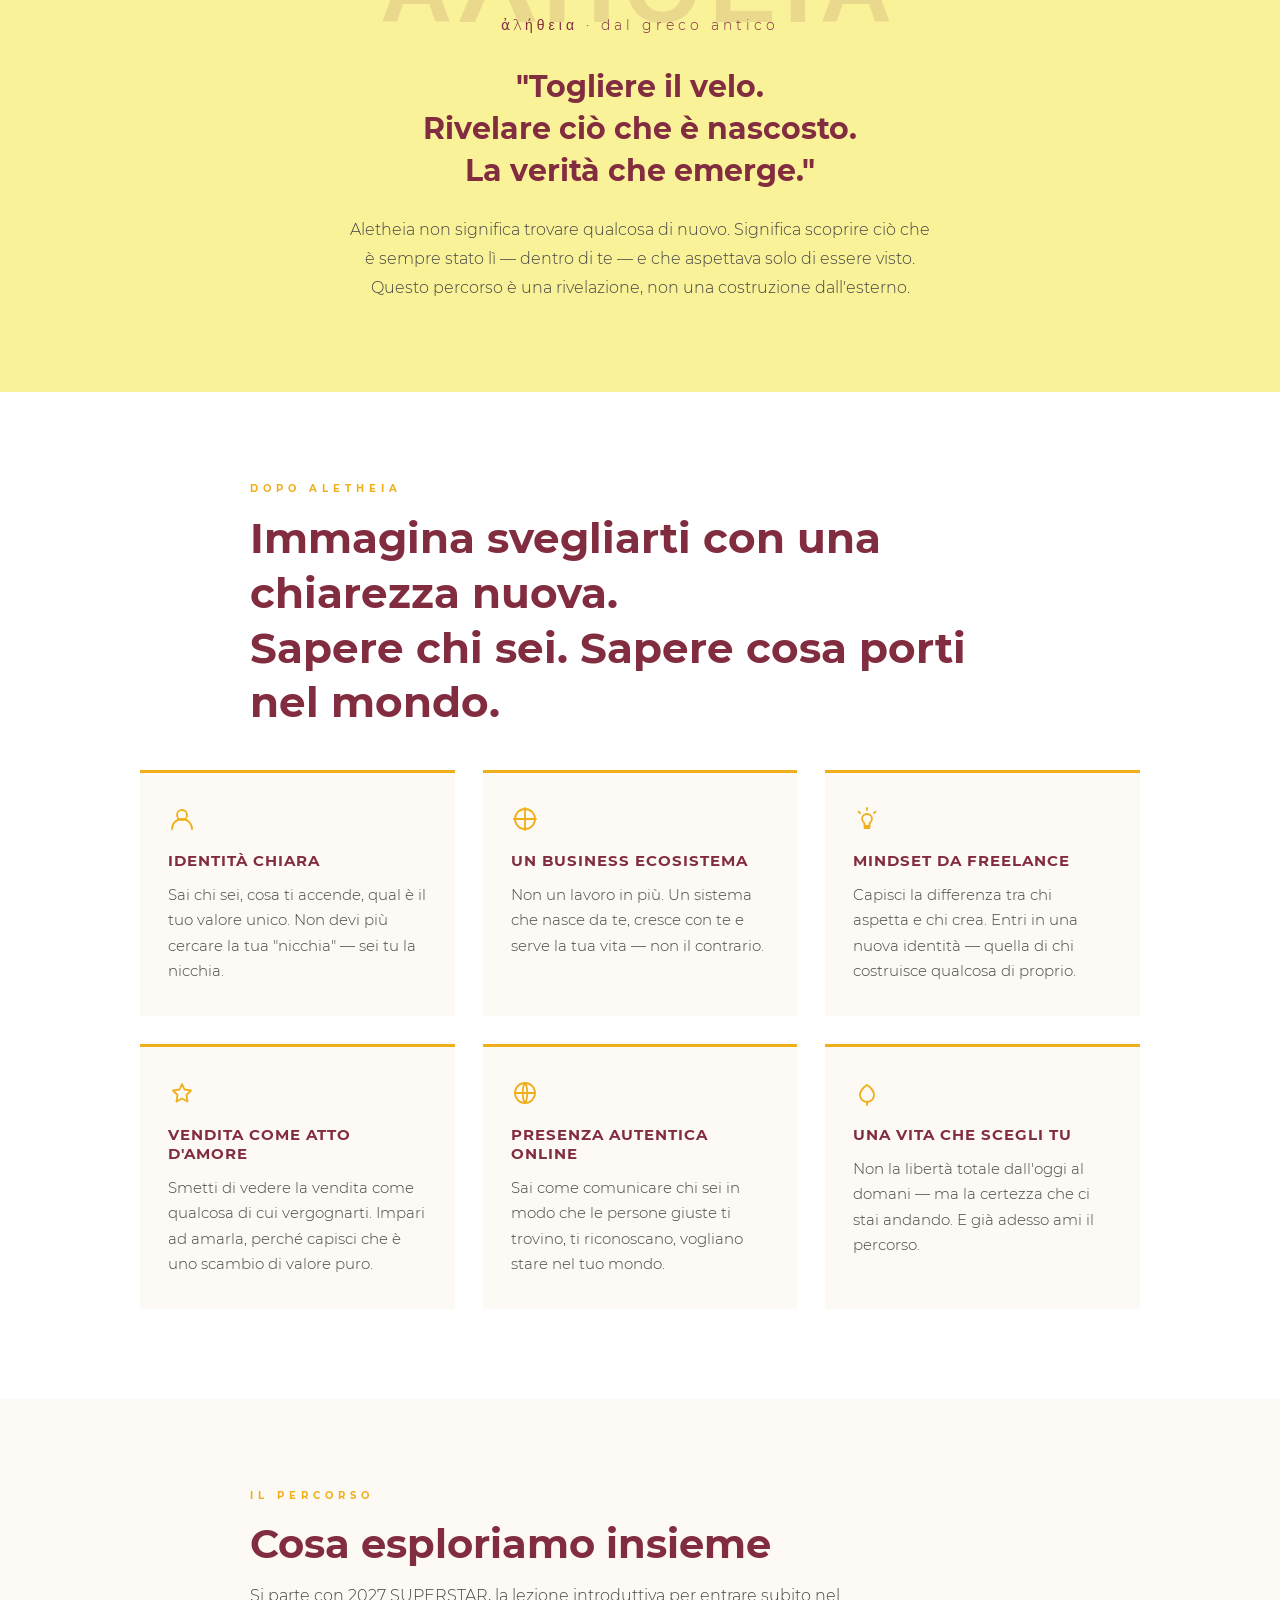
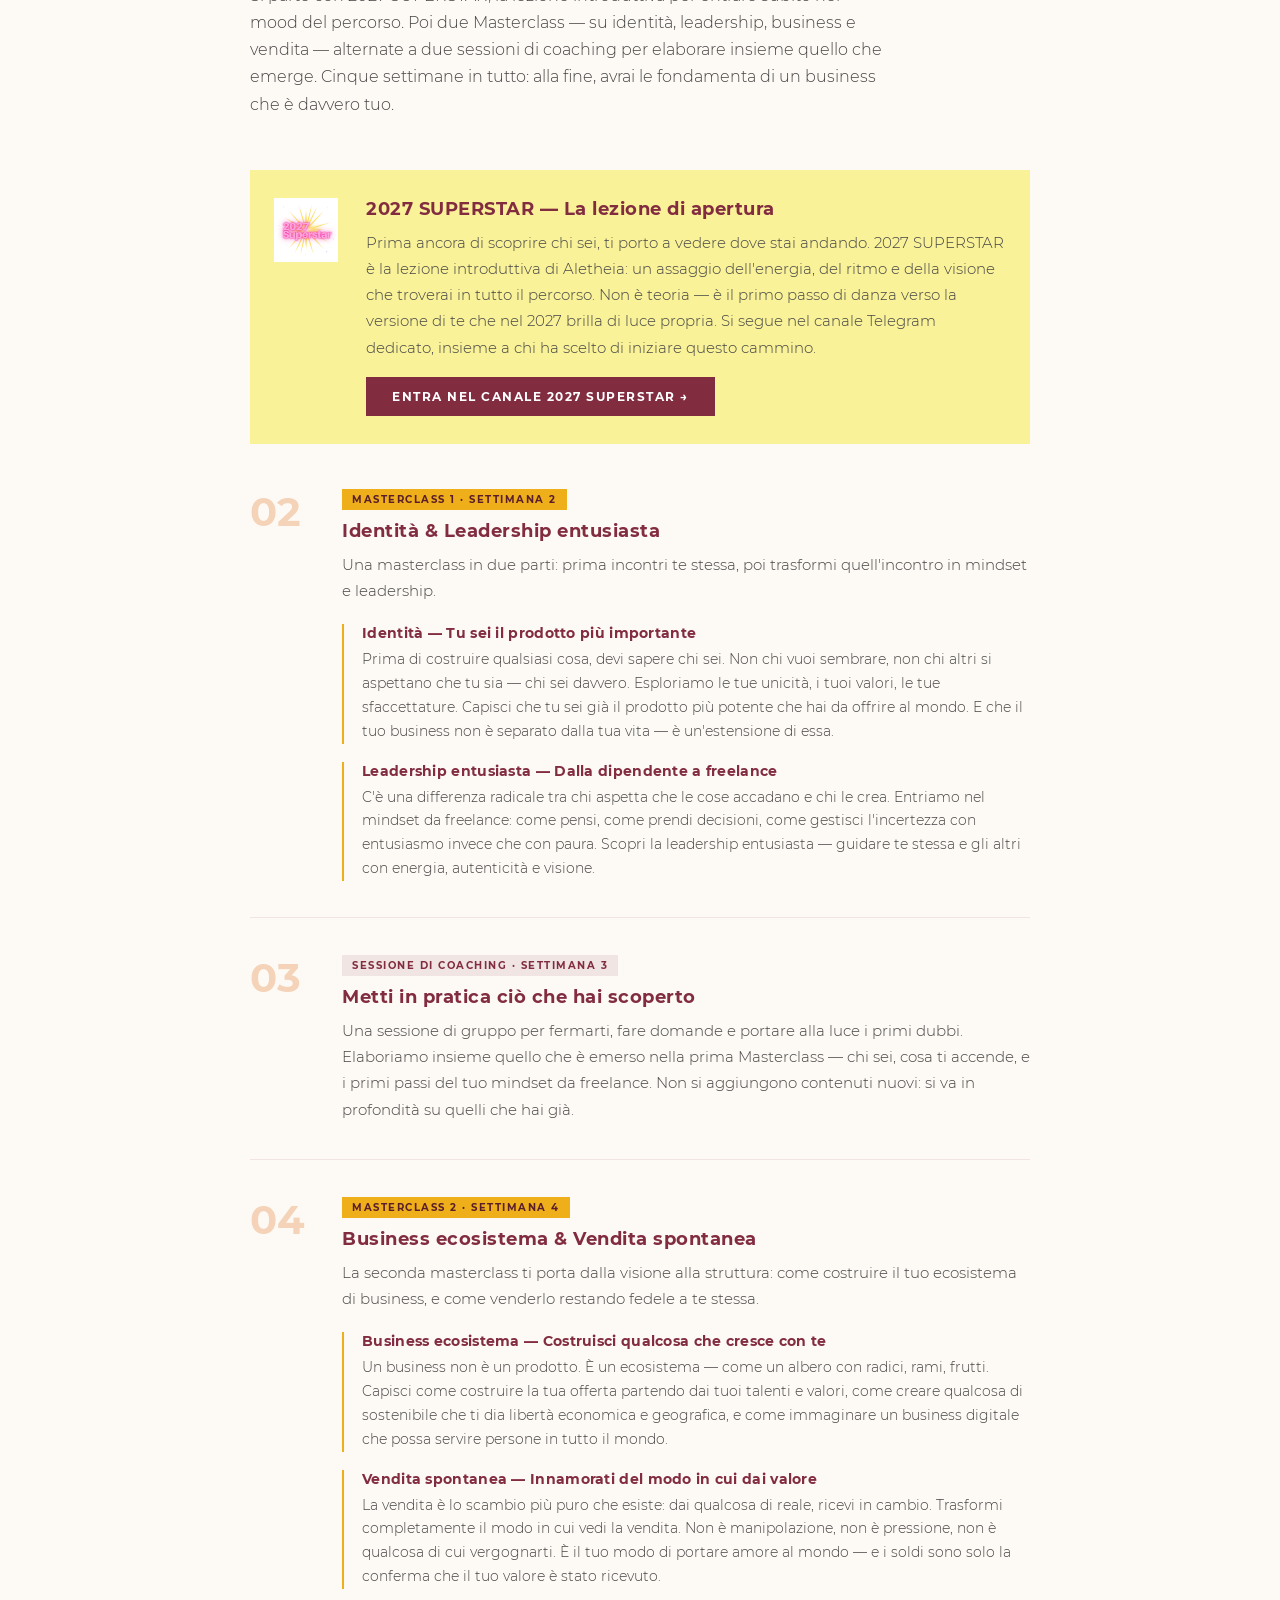
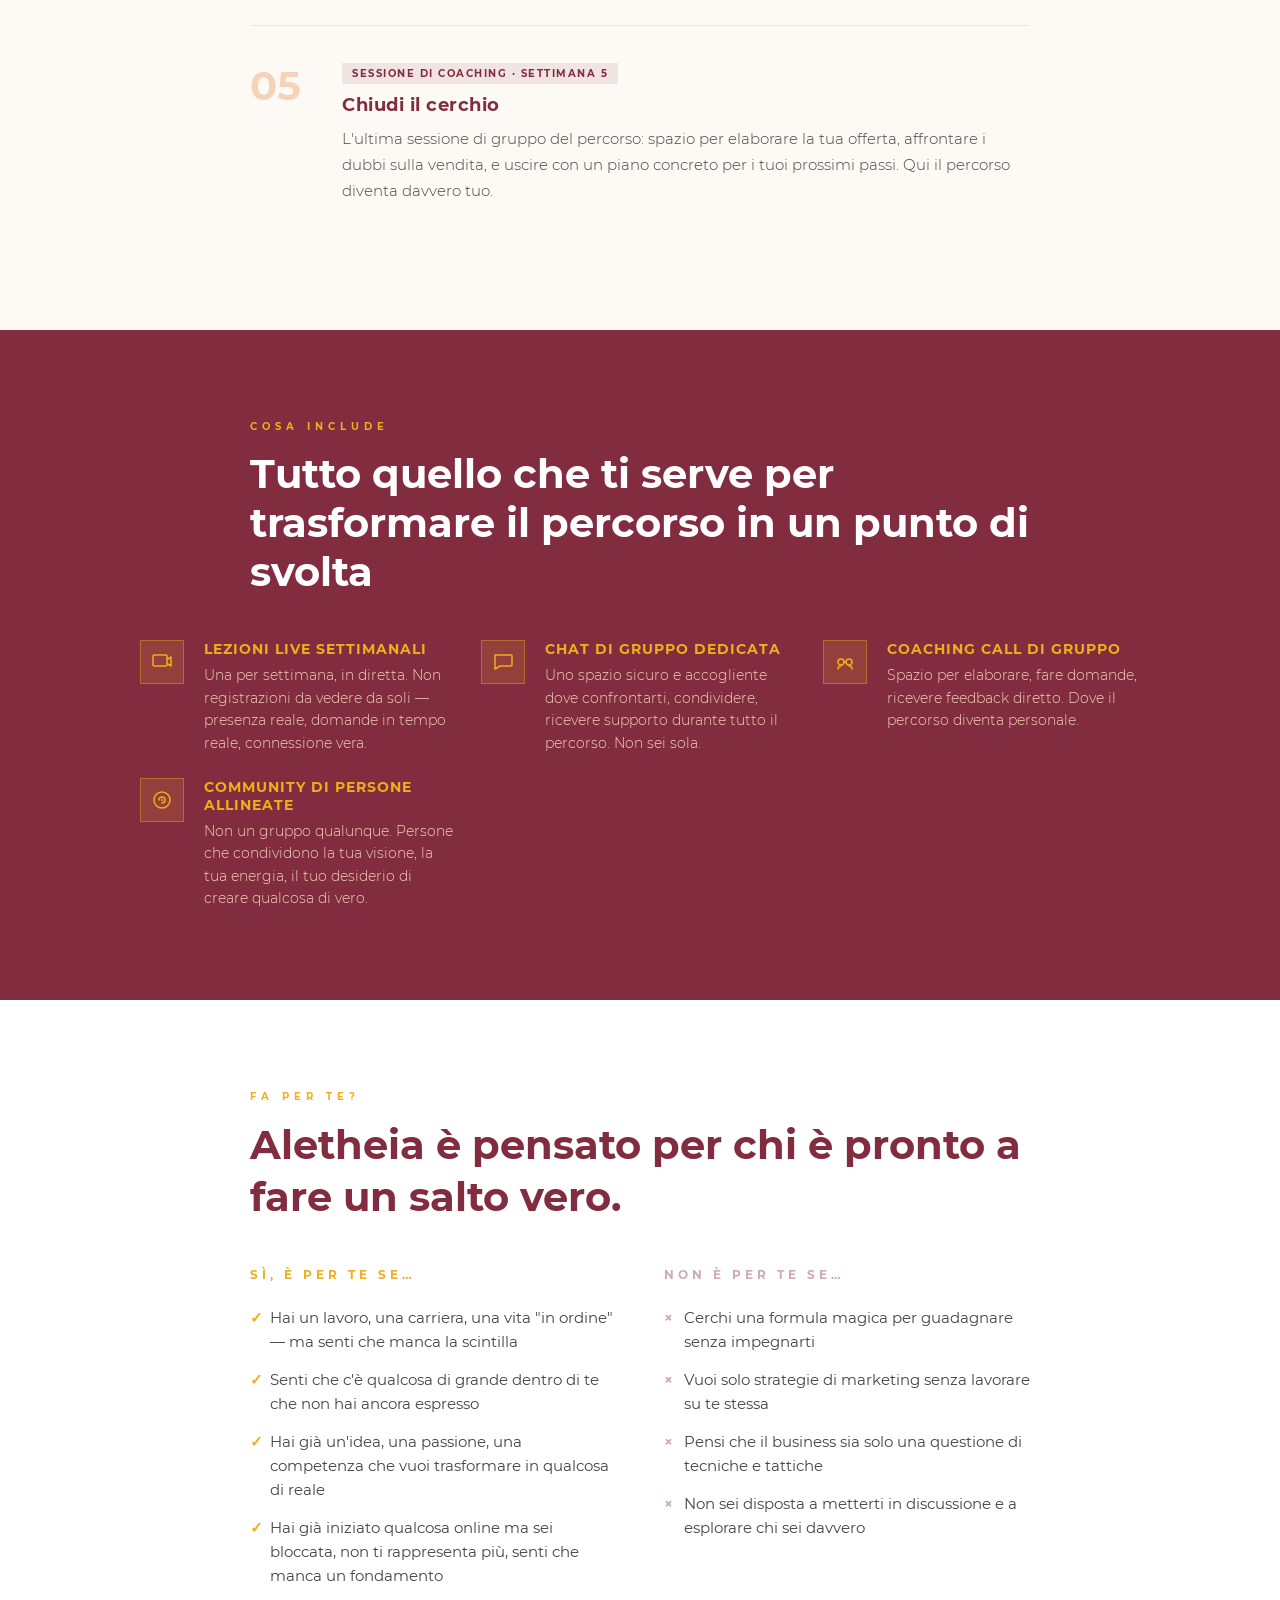
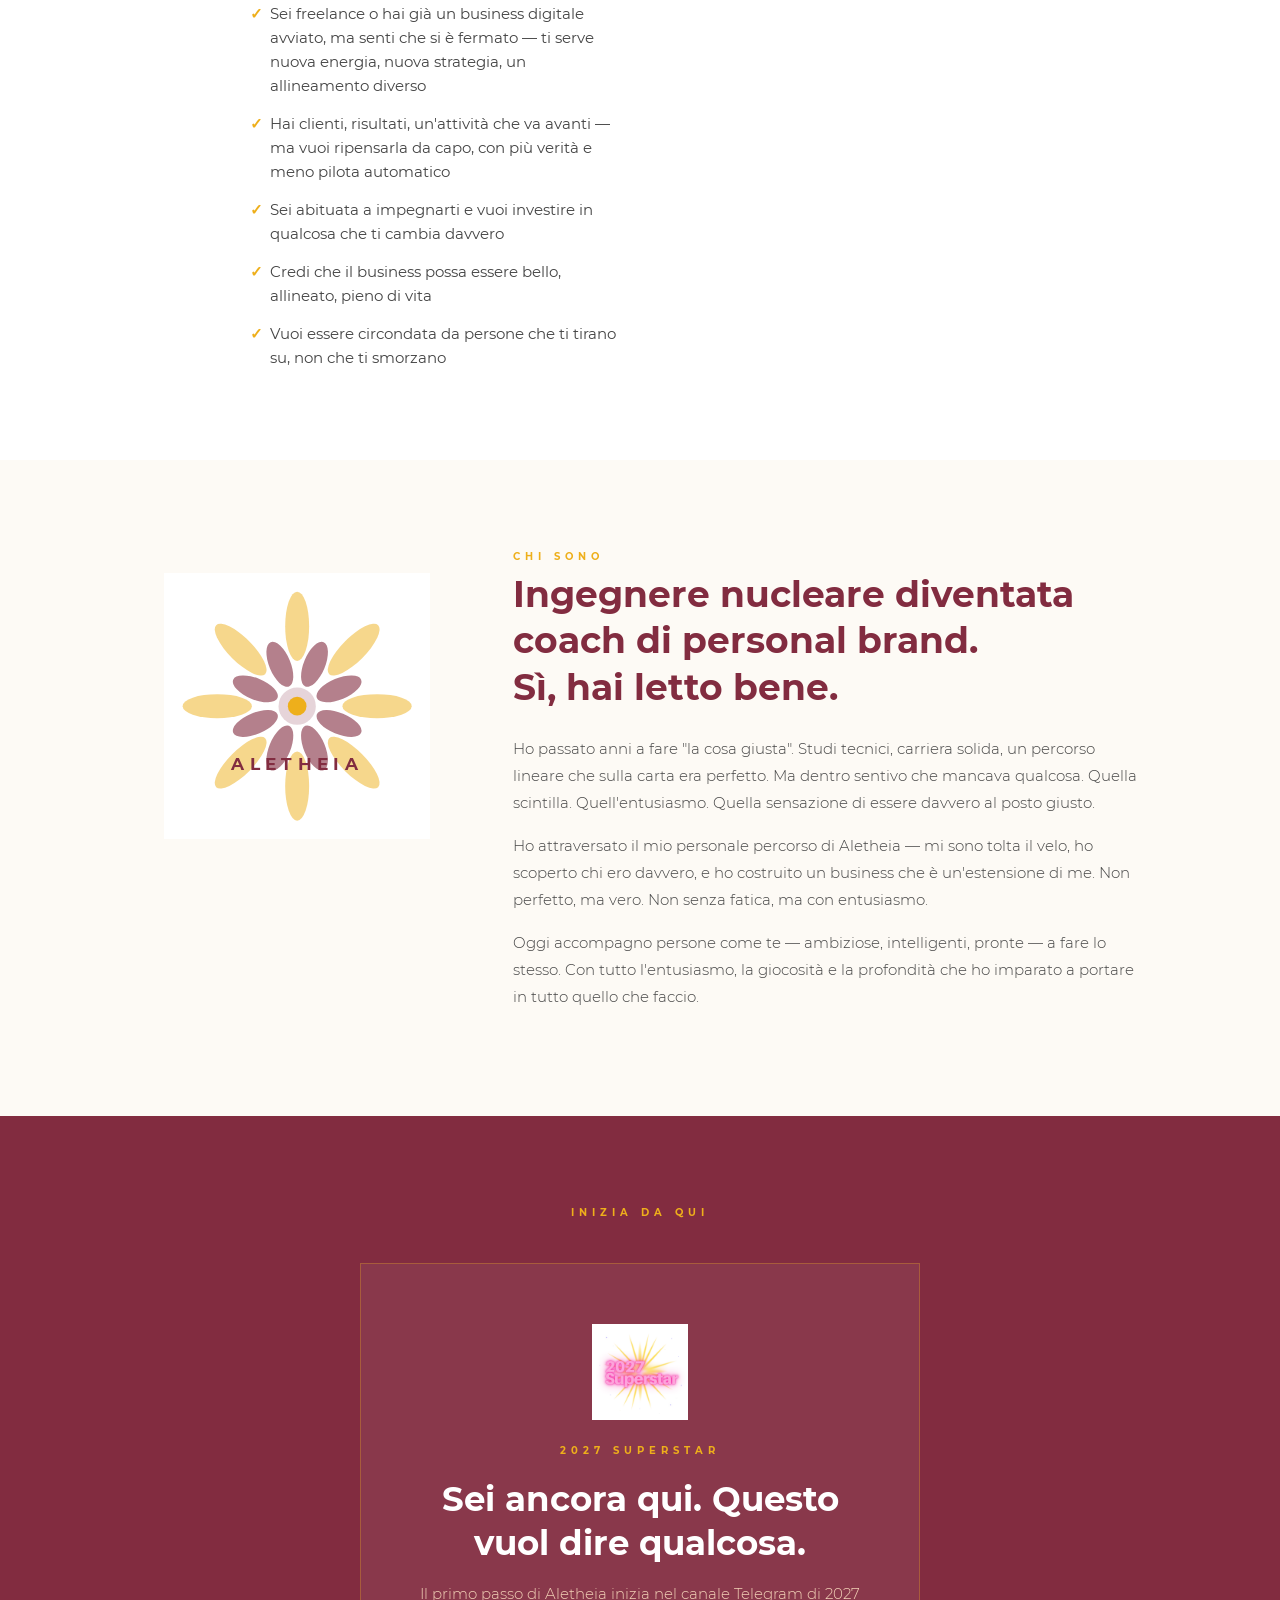
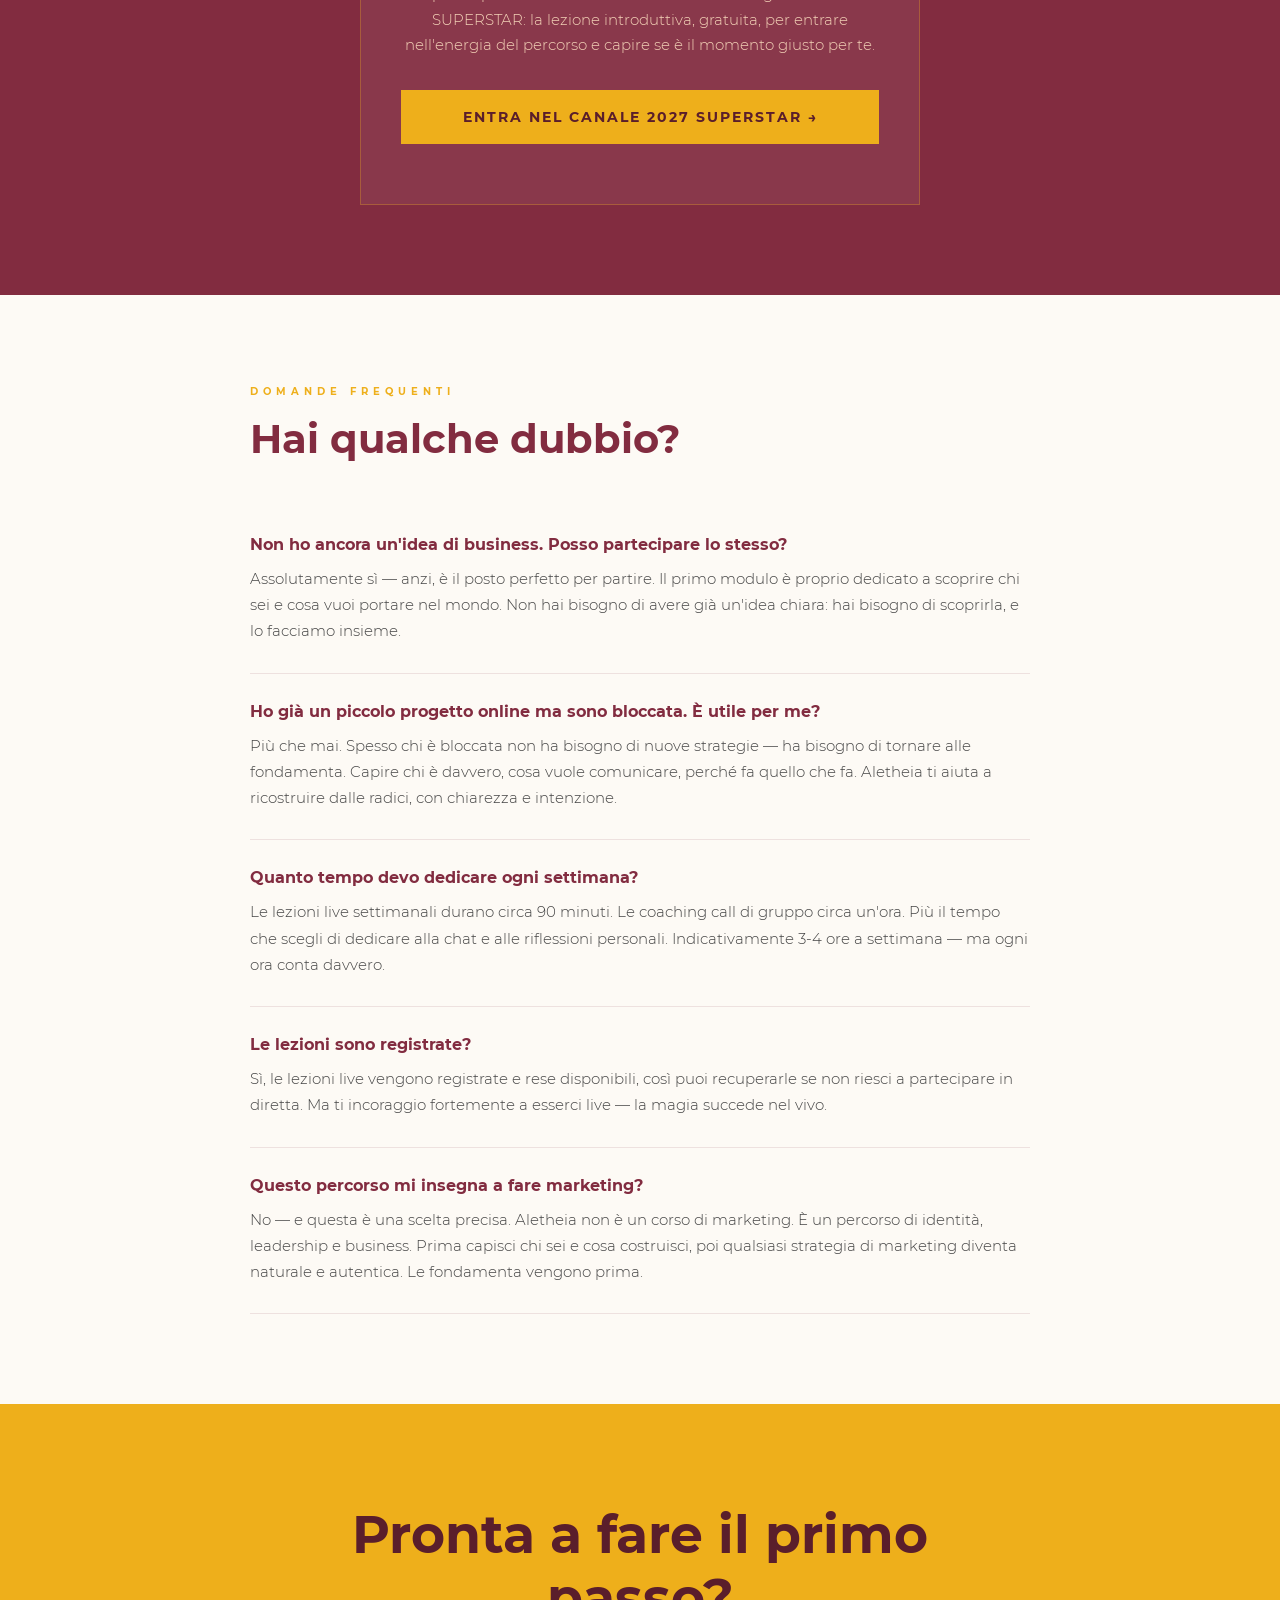
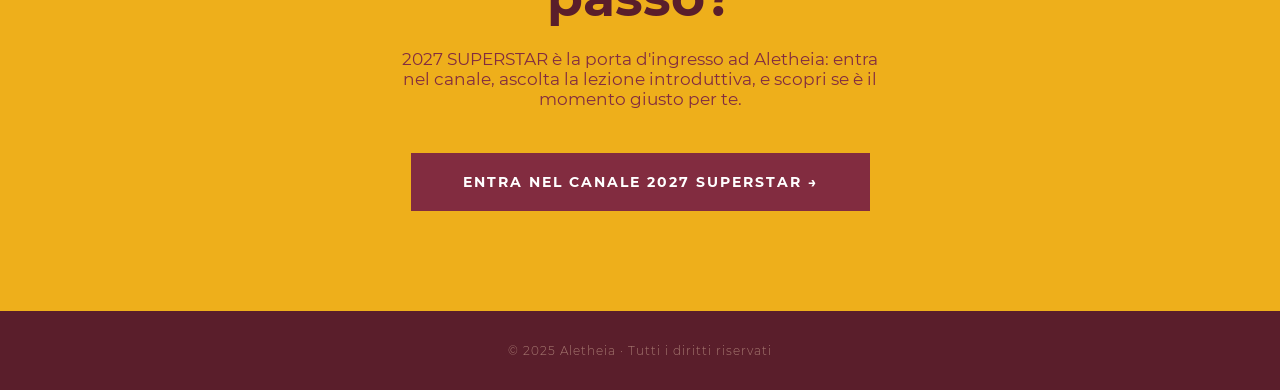
<file: aletheia_presentazione.html>
<!DOCTYPE html>
<html lang="it">
<head>
<meta charset="UTF-8"/>
<meta name="viewport" content="width=device-width, initial-scale=1.0"/>
<title>Aletheia – Scopri chi sei. Costruisci il tuo business più vero.</title>
<meta name="description" content="Il percorso per scoprire chi sei davvero e costruire un business che nasce da te. Inizia con 2027 SUPERSTAR."/>
<meta property="og:title" content="Aletheia – Scopri chi sei. Costruisci il tuo business più vero."/>
<meta property="og:description" content="Il percorso per scoprire chi sei davvero e costruire un business che nasce da te. Inizia con 2027 SUPERSTAR."/>
<link rel="icon" href="data:image/svg+xml,%3Csvg xmlns='http://www.w3.org/2000/svg' viewBox='0 0 90 90'%3E%3Cg transform='translate(45,45)'%3E%3Cellipse cx='0' cy='-32' rx='5' ry='13' fill='%23EEAF1B' opacity='0.55' transform='rotate(0)'/%3E%3Cellipse cx='0' cy='-32' rx='5' ry='13' fill='%23EEAF1B' opacity='0.55' transform='rotate(45)'/%3E%3Cellipse cx='0' cy='-32' rx='5' ry='13' fill='%23EEAF1B' opacity='0.55' transform='rotate(90)'/%3E%3Cellipse cx='0' cy='-32' rx='5' ry='13' fill='%23EEAF1B' opacity='0.55' transform='rotate(135)'/%3E%3Cellipse cx='0' cy='-32' rx='5' ry='13' fill='%23EEAF1B' opacity='0.55' transform='rotate(180)'/%3E%3Cellipse cx='0' cy='-32' rx='5' ry='13' fill='%23EEAF1B' opacity='0.55' transform='rotate(225)'/%3E%3Cellipse cx='0' cy='-32' rx='5' ry='13' fill='%23EEAF1B' opacity='0.55' transform='rotate(270)'/%3E%3Cellipse cx='0' cy='-32' rx='5' ry='13' fill='%23EEAF1B' opacity='0.55' transform='rotate(315)'/%3E%3Ccircle cx='0' cy='0' r='7' fill='%23F4D3B8'/%3E%3Ccircle cx='0' cy='0' r='4' fill='%23EEAF1B'/%3E%3C/g%3E%3C/svg%3E"/>
<link rel="stylesheet" href="aletheia_presentazione.css"/>
<script>document.documentElement.classList.add('js');</script>
</head>
<body>

<!-- NAVBAR -->
<nav class="navbar">
  <a href="#" class="navbar-logo">
    <svg width="52" height="52" viewBox="0 0 90 90" xmlns="http://www.w3.org/2000/svg">
  <g transform="translate(45,45)">
    <ellipse cx="0" cy="-32" rx="5" ry="13" fill="#EEAF1B" opacity="0.55" transform="rotate(0)"/>
    <ellipse cx="0" cy="-32" rx="5" ry="13" fill="#EEAF1B" opacity="0.55" transform="rotate(45)"/>
    <ellipse cx="0" cy="-32" rx="5" ry="13" fill="#EEAF1B" opacity="0.55" transform="rotate(90)"/>
    <ellipse cx="0" cy="-32" rx="5" ry="13" fill="#EEAF1B" opacity="0.55" transform="rotate(135)"/>
    <ellipse cx="0" cy="-32" rx="5" ry="13" fill="#EEAF1B" opacity="0.55" transform="rotate(180)"/>
    <ellipse cx="0" cy="-32" rx="5" ry="13" fill="#EEAF1B" opacity="0.55" transform="rotate(225)"/>
    <ellipse cx="0" cy="-32" rx="5" ry="13" fill="#EEAF1B" opacity="0.55" transform="rotate(270)"/>
    <ellipse cx="0" cy="-32" rx="5" ry="13" fill="#EEAF1B" opacity="0.55" transform="rotate(315)"/>
    <ellipse cx="0" cy="-18" rx="4.5" ry="10" fill="#F4D3B8" opacity="0.8" transform="rotate(22.5)"/>
    <ellipse cx="0" cy="-18" rx="4.5" ry="10" fill="#F4D3B8" opacity="0.8" transform="rotate(67.5)"/>
    <ellipse cx="0" cy="-18" rx="4.5" ry="10" fill="#F4D3B8" opacity="0.8" transform="rotate(112.5)"/>
    <ellipse cx="0" cy="-18" rx="4.5" ry="10" fill="#F4D3B8" opacity="0.8" transform="rotate(157.5)"/>
    <ellipse cx="0" cy="-18" rx="4.5" ry="10" fill="#F4D3B8" opacity="0.8" transform="rotate(202.5)"/>
    <ellipse cx="0" cy="-18" rx="4.5" ry="10" fill="#F4D3B8" opacity="0.8" transform="rotate(247.5)"/>
    <ellipse cx="0" cy="-18" rx="4.5" ry="10" fill="#F4D3B8" opacity="0.8" transform="rotate(292.5)"/>
    <ellipse cx="0" cy="-18" rx="4.5" ry="10" fill="#F4D3B8" opacity="0.8" transform="rotate(337.5)"/>
    <circle cx="0" cy="0" r="7" fill="#F4D3B8"/>
    <circle cx="0" cy="0" r="4" fill="#EEAF1B"/>
  </g>
</svg>
    <span class="navbar-logo-text">ALETHEIA</span>
  </a>
  <a href="https://t.me/+ENG977MAUdA1MzY0" class="navbar-cta" target="_blank" rel="noopener">2027 SUPERSTAR su Telegram</a>
</nav>

<!-- HERO -->
<section class="hero">
  <div class="hero-bloom">
    <svg width="90" height="90" viewBox="0 0 90 90" xmlns="http://www.w3.org/2000/svg">
      <g transform="translate(45,45)">
        <ellipse cx="0" cy="-32" rx="5" ry="13" fill="#EEAF1B" opacity="0.55" transform="rotate(0)"/>
        <ellipse cx="0" cy="-32" rx="5" ry="13" fill="#EEAF1B" opacity="0.55" transform="rotate(45)"/>
        <ellipse cx="0" cy="-32" rx="5" ry="13" fill="#EEAF1B" opacity="0.55" transform="rotate(90)"/>
        <ellipse cx="0" cy="-32" rx="5" ry="13" fill="#EEAF1B" opacity="0.55" transform="rotate(135)"/>
        <ellipse cx="0" cy="-32" rx="5" ry="13" fill="#EEAF1B" opacity="0.55" transform="rotate(180)"/>
        <ellipse cx="0" cy="-32" rx="5" ry="13" fill="#EEAF1B" opacity="0.55" transform="rotate(225)"/>
        <ellipse cx="0" cy="-32" rx="5" ry="13" fill="#EEAF1B" opacity="0.55" transform="rotate(270)"/>
        <ellipse cx="0" cy="-32" rx="5" ry="13" fill="#EEAF1B" opacity="0.55" transform="rotate(315)"/>
        <ellipse cx="0" cy="-18" rx="4.5" ry="10" fill="#F4D3B8" opacity="0.8" transform="rotate(22.5)"/>
        <ellipse cx="0" cy="-18" rx="4.5" ry="10" fill="#F4D3B8" opacity="0.8" transform="rotate(67.5)"/>
        <ellipse cx="0" cy="-18" rx="4.5" ry="10" fill="#F4D3B8" opacity="0.8" transform="rotate(112.5)"/>
        <ellipse cx="0" cy="-18" rx="4.5" ry="10" fill="#F4D3B8" opacity="0.8" transform="rotate(157.5)"/>
        <ellipse cx="0" cy="-18" rx="4.5" ry="10" fill="#F4D3B8" opacity="0.8" transform="rotate(202.5)"/>
        <ellipse cx="0" cy="-18" rx="4.5" ry="10" fill="#F4D3B8" opacity="0.8" transform="rotate(247.5)"/>
        <ellipse cx="0" cy="-18" rx="4.5" ry="10" fill="#F4D3B8" opacity="0.8" transform="rotate(292.5)"/>
        <ellipse cx="0" cy="-18" rx="4.5" ry="10" fill="#F4D3B8" opacity="0.8" transform="rotate(337.5)"/>
        <circle cx="0" cy="0" r="7" fill="#F4D3B8"/>
        <circle cx="0" cy="0" r="4" fill="#EEAF1B"/>
      </g>
    </svg>
  </div>
  <div class="hero-label">Il percorso Aletheia</div>
  <h1>Hai fatto tanta strada.<br/>Ora senti che è il momento<br/><span>di ritrovare la scintilla e ballare verso il tuo 2027 superstar.</span></h1>
  <p class="hero-sub">Aletheia è il percorso per chi sa che dentro di sé c'è qualcosa di grande — e vuole finalmente dargli una forma, una voce, un business. Siamo a settembre 2026, ma i tuoi occhi, la tua visione, la tua strategia guardano già al 2027. Qui balliamo verso quel futuro, insieme.</p>
  <a href="https://t.me/+ENG977MAUdA1MzY0" class="btn-primary" target="_blank" rel="noopener">Entra nel canale 2027 SUPERSTAR</a>
</section>

<div class="divider"></div>

<!-- IL PRIMA -->
<section class="section-prima">
  <div class="container">
    <div class="reveal">
      <div class="section-label">Ti riconosci? Che tu stia partendo da zero o che tu abbia già un business</div>
      <h2>Hai una vita che dall'esterno sembra perfetta.<br/>Ma dentro senti che non è ancora quella giusta.</h2>
    </div>
    <ul class="pain-list reveal">
      <li>Sei freelance o hai già un business attivo, magari funziona anche bene — ma senti che ti sei fermata. La strada che ti ha portata fin qui non ti spinge più avanti. Sai che è il momento di nuova linfa vitale: nuova energia, nuova strategia, una guida, un allineamento che oggi non hai più.</li>
      <li>Hai già iniziato qualcosa online — un profilo, un progetto, un piccolo brand — ma non ti rappresenta più davvero. È cresciuto storto, o sei cresciuta tu e lui è rimasto indietro. Ti senti bloccata, senza direzione.</li>
      <li>I risultati magari ci sono ancora, ma l'entusiasmo no. Fai le cose perché "hanno sempre funzionato", non perché ti accendono davvero. Sai che ti serve nuova linfa: energia, strategia, guida, allineamento.</li>
      <li>Scroll infinito di contenuti su "come scalare", "come fare business", "i 5 passi per…" — e anche se il business ce l'hai già, ti senti ancora più confusa di prima, perché nessuno parla davvero di te e di dove sei ora.</li>
      <li>Hai un lavoro buono — forse anche bellissimo — ma ti svegli la mattina e senti un vuoto strano. Come se stessi vivendo la vita di qualcun altro.</li>
      <li>Hai un'idea, un sogno, una passione che tieni nel cassetto da mesi — o da anni. La guardi, ci pensi, ma non sai da dove iniziare.</li>
      <li>Ti piacerebbe creare qualcosa di tuo — un business, un progetto, una presenza online — ma hai paura di sbagliare, di non essere abbastanza, di non sapere da dove partire.</li>
    </ul>
    <p class="prima-closing reveal">Se stai annuendo mentre leggi, sei esattamente nel posto giusto.<br/>Non c'è niente di sbagliato in te. Stai solo aspettando di incontrare te stessa.</p>
  </div>
</section>

<!-- BRIDGE -->
<section class="section-bridge">
  <div class="container reveal">
    <div class="section-label section-label--gold">La verità che nessuno ti dice</div>
    <h2>Il problema non è che non sai <span>cosa fare.</span><br/>Il problema è che non sai ancora <span>chi sei davvero.</span></h2>
    <p>Prima di costruire un business, prima di scegliere una nicchia, prima di capire come vendere — devi incontrare te stessa. Devi capire cosa ti accende, cosa ti muove, cosa vuoi portare nel mondo. Solo da lì nasce qualcosa di reale, qualcosa che regge nel tempo, qualcosa di cui ti innamori.</p>
    <p>Il business non è uno strumento per guadagnare. È un pezzo della tua vita. È il modo in cui esprimi chi sei e porti valore al mondo. E quando lo costruisci a partire da chi sei davvero — tutto cambia.</p>
  </div>
</section>

<!-- SIGNIFICATO -->
<section class="section-meaning">
  <div class="container reveal">
    <div class="meaning-word">ΑΛΗΘΕΙΑ</div>
    <div class="meaning-greek">ἀλήθεια · dal greco antico</div>
    <p class="meaning-def">"Togliere il velo.<br/>Rivelare ciò che è nascosto.<br/>La verità che emerge."</p>
    <p class="meaning-body">Aletheia non significa trovare qualcosa di nuovo. Significa scoprire ciò che è sempre stato lì — dentro di te — e che aspettava solo di essere visto. Questo percorso è una rivelazione, non una costruzione dall'esterno.</p>
  </div>
</section>

<!-- DOPO -->
<section class="section-dopo">
  <div class="container-wide">
    <div class="container reveal">
      <div class="section-label">Dopo Aletheia</div>
      <h2>Immagina svegliarti con una chiarezza nuova.<br/>Sapere chi sei. Sapere cosa porti nel mondo.</h2>
    </div>
    <div class="dopo-grid">
      <div class="dopo-card reveal">
        <div class="card-icon"><svg width="28" height="28" viewBox="0 0 28 28" fill="none" xmlns="http://www.w3.org/2000/svg"><circle cx="14" cy="10" r="5" stroke="#EEAF1B" stroke-width="1.8"/><path d="M4 24c0-5.523 4.477-10 10-10s10 4.477 10 10" stroke="#EEAF1B" stroke-width="1.8" stroke-linecap="round"/></svg></div>
        <h3>Identità chiara</h3>
        <p>Sai chi sei, cosa ti accende, qual è il tuo valore unico. Non devi più cercare la tua "nicchia" — sei tu la nicchia.</p>
      </div>
      <div class="dopo-card reveal">
        <div class="card-icon"><svg width="28" height="28" viewBox="0 0 28 28" fill="none" xmlns="http://www.w3.org/2000/svg"><path d="M14 3v22M3 14h22" stroke="#EEAF1B" stroke-width="1.8" stroke-linecap="round"/><circle cx="14" cy="14" r="10" stroke="#EEAF1B" stroke-width="1.8"/></svg></div>
        <h3>Un business ecosistema</h3>
        <p>Non un lavoro in più. Un sistema che nasce da te, cresce con te e serve la tua vita — non il contrario.</p>
      </div>
      <div class="dopo-card reveal">
        <div class="card-icon"><svg width="28" height="28" viewBox="0 0 28 28" fill="none" xmlns="http://www.w3.org/2000/svg"><path d="M9 14c0-2.761 2.239-5 5-5s5 2.239 5 5c0 2-1.5 3.5-2.5 4.5V21h-5v-2.5C10.5 17.5 9 16 9 14z" stroke="#EEAF1B" stroke-width="1.8" stroke-linejoin="round"/><path d="M11.5 21h5M11.5 23h5" stroke="#EEAF1B" stroke-width="1.8" stroke-linecap="round"/><line x1="14" y1="5" x2="14" y2="3" stroke="#EEAF1B" stroke-width="1.8" stroke-linecap="round"/><line x1="21" y1="8" x2="22.4" y2="6.6" stroke="#EEAF1B" stroke-width="1.8" stroke-linecap="round"/><line x1="7" y1="8" x2="5.6" y2="6.6" stroke="#EEAF1B" stroke-width="1.8" stroke-linecap="round"/></svg></div>
        <h3>Mindset da freelance</h3>
        <p>Capisci la differenza tra chi aspetta e chi crea. Entri in una nuova identità — quella di chi costruisce qualcosa di proprio.</p>
      </div>
      <div class="dopo-card reveal">
        <div class="card-icon"><svg width="28" height="28" viewBox="0 0 28 28" fill="none" xmlns="http://www.w3.org/2000/svg"><path d="M14 5L16.5 10.5L23 11.5L18.5 16L19.5 22.5L14 19.5L8.5 22.5L9.5 16L5 11.5L11.5 10.5L14 5Z" stroke="#EEAF1B" stroke-width="1.8" stroke-linejoin="round"/></svg></div>
        <h3>Vendita come atto d'amore</h3>
        <p>Smetti di vedere la vendita come qualcosa di cui vergognarti. Impari ad amarla, perché capisci che è uno scambio di valore puro.</p>
      </div>
      <div class="dopo-card reveal">
        <div class="card-icon"><svg width="28" height="28" viewBox="0 0 28 28" fill="none" xmlns="http://www.w3.org/2000/svg"><circle cx="14" cy="14" r="10" stroke="#EEAF1B" stroke-width="1.8"/><path d="M4 14h20M14 4c-3 4-3 16 0 20M14 4c3 4 3 16 0 20" stroke="#EEAF1B" stroke-width="1.8" stroke-linecap="round"/></svg></div>
        <h3>Presenza autentica online</h3>
        <p>Sai come comunicare chi sei in modo che le persone giuste ti trovino, ti riconoscano, vogliano stare nel tuo mondo.</p>
      </div>
      <div class="dopo-card reveal">
        <div class="card-icon"><svg width="28" height="28" viewBox="0 0 28 28" fill="none" xmlns="http://www.w3.org/2000/svg"><path d="M14 6C14 6 7 10 7 16a7 7 0 0014 0c0-6-7-10-7-10z" stroke="#EEAF1B" stroke-width="1.8" stroke-linejoin="round"/><line x1="14" y1="23" x2="14" y2="26" stroke="#EEAF1B" stroke-width="1.8" stroke-linecap="round"/></svg></div>
        <h3>Una vita che scegli tu</h3>
        <p>Non la libertà totale dall'oggi al domani — ma la certezza che ci stai andando. E già adesso ami il percorso.</p>
      </div>
    </div>
  </div>
</section>

<!-- MODULI -->
<section class="section-moduli">
  <div class="container">
    <div class="reveal">
      <div class="section-label">Il percorso</div>
      <h2>Cosa esploriamo insieme</h2>
      <p class="intro">Si parte con 2027 SUPERSTAR, la lezione introduttiva per entrare subito nel mood del percorso. Poi due Masterclass — su identità, leadership, business e vendita — alternate a due sessioni di coaching per elaborare insieme quello che emerge. Cinque settimane in tutto: alla fine, avrai le fondamenta di un business che è davvero tuo.</p>
    </div>
    <div class="moduli-list">
      <div class="modulo modulo--intro reveal">
        <img src="2027-superstar-logo.png" alt="2027 SUPERSTAR" class="modulo-logo"/>
        <div>
          <h3>2027 SUPERSTAR — La lezione di apertura</h3>
          <p>Prima ancora di scoprire chi sei, ti porto a vedere dove stai andando. 2027 SUPERSTAR è la lezione introduttiva di Aletheia: un assaggio dell'energia, del ritmo e della visione che troverai in tutto il percorso. Non è teoria — è il primo passo di danza verso la versione di te che nel 2027 brilla di luce propria. Si segue nel canale Telegram dedicato, insieme a chi ha scelto di iniziare questo cammino.</p>
          <a href="https://t.me/+ENG977MAUdA1MzY0" class="btn-telegram" target="_blank" rel="noopener">Entra nel canale 2027 SUPERSTAR →</a>
        </div>
      </div>
      <div class="modulo reveal"><div class="modulo-num">02</div><div><span class="modulo-tag tag-masterclass">Masterclass 1 · Settimana 2</span><h3>Identità & Leadership entusiasta</h3><p>Una masterclass in due parti: prima incontri te stessa, poi trasformi quell'incontro in mindset e leadership.</p>
        <div class="modulo-topics">
          <div class="modulo-topic"><h4>Identità — Tu sei il prodotto più importante</h4><p>Prima di costruire qualsiasi cosa, devi sapere chi sei. Non chi vuoi sembrare, non chi altri si aspettano che tu sia — chi sei davvero. Esploriamo le tue unicità, i tuoi valori, le tue sfaccettature. Capisci che tu sei già il prodotto più potente che hai da offrire al mondo. E che il tuo business non è separato dalla tua vita — è un'estensione di essa.</p></div>
          <div class="modulo-topic"><h4>Leadership entusiasta — Dalla dipendente a freelance</h4><p>C'è una differenza radicale tra chi aspetta che le cose accadano e chi le crea. Entriamo nel mindset da freelance: come pensi, come prendi decisioni, come gestisci l'incertezza con entusiasmo invece che con paura. Scopri la leadership entusiasta — guidare te stessa e gli altri con energia, autenticità e visione.</p></div>
        </div>
      </div></div>
      <div class="modulo reveal"><div class="modulo-num">03</div><div><span class="modulo-tag tag-coaching">Sessione di coaching · Settimana 3</span><h3>Metti in pratica ciò che hai scoperto</h3><p>Una sessione di gruppo per fermarti, fare domande e portare alla luce i primi dubbi. Elaboriamo insieme quello che è emerso nella prima Masterclass — chi sei, cosa ti accende, e i primi passi del tuo mindset da freelance. Non si aggiungono contenuti nuovi: si va in profondità su quelli che hai già.</p></div></div>
      <div class="modulo reveal"><div class="modulo-num">04</div><div><span class="modulo-tag tag-masterclass">Masterclass 2 · Settimana 4</span><h3>Business ecosistema & Vendita spontanea</h3><p>La seconda masterclass ti porta dalla visione alla struttura: come costruire il tuo ecosistema di business, e come venderlo restando fedele a te stessa.</p>
        <div class="modulo-topics">
          <div class="modulo-topic"><h4>Business ecosistema — Costruisci qualcosa che cresce con te</h4><p>Un business non è un prodotto. È un ecosistema — come un albero con radici, rami, frutti. Capisci come costruire la tua offerta partendo dai tuoi talenti e valori, come creare qualcosa di sostenibile che ti dia libertà economica e geografica, e come immaginare un business digitale che possa servire persone in tutto il mondo.</p></div>
          <div class="modulo-topic"><h4>Vendita spontanea — Innamorati del modo in cui dai valore</h4><p>La vendita è lo scambio più puro che esiste: dai qualcosa di reale, ricevi in cambio. Trasformi completamente il modo in cui vedi la vendita. Non è manipolazione, non è pressione, non è qualcosa di cui vergognarti. È il tuo modo di portare amore al mondo — e i soldi sono solo la conferma che il tuo valore è stato ricevuto.</p></div>
        </div>
      </div></div>
      <div class="modulo reveal"><div class="modulo-num">05</div><div><span class="modulo-tag tag-coaching">Sessione di coaching · Settimana 5</span><h3>Chiudi il cerchio</h3><p>L'ultima sessione di gruppo del percorso: spazio per elaborare la tua offerta, affrontare i dubbi sulla vendita, e uscire con un piano concreto per i tuoi prossimi passi. Qui il percorso diventa davvero tuo.</p></div></div>
    </div>
  </div>
</section>

<!-- INCLUSO -->
<section class="section-incluso">
  <div class="container-wide">
    <div class="container reveal">
      <div class="section-label section-label--gold">Cosa include</div>
      <h2>Tutto quello che ti serve per trasformare il percorso in un punto di svolta</h2>
    </div>
    <div class="incluso-grid reveal">
      <div class="incluso-item"><div class="incluso-icon">
        <svg width="22" height="22" viewBox="0 0 22 22" fill="none" xmlns="http://www.w3.org/2000/svg"><rect x="2" y="4" width="14" height="11" rx="1" stroke="#EEAF1B" stroke-width="1.5"/><path d="M16 8.5l4-2.5v9l-4-2.5" stroke="#EEAF1B" stroke-width="1.5" stroke-linejoin="round"/></svg>
      </div><div class="incluso-text"><h4>Lezioni live settimanali</h4><p>Una per settimana, in diretta. Non registrazioni da vedere da soli — presenza reale, domande in tempo reale, connessione vera.</p></div></div>
      <div class="incluso-item"><div class="incluso-icon">
        <svg width="22" height="22" viewBox="0 0 22 22" fill="none" xmlns="http://www.w3.org/2000/svg"><path d="M3 4h16a1 1 0 011 1v9a1 1 0 01-1 1H8l-5 3V5a1 1 0 011-1z" stroke="#EEAF1B" stroke-width="1.5" stroke-linejoin="round"/></svg>
      </div><div class="incluso-text"><h4>Chat di gruppo dedicata</h4><p>Uno spazio sicuro e accogliente dove confrontarti, condividere, ricevere supporto durante tutto il percorso. Non sei sola.</p></div></div>
      <div class="incluso-item"><div class="incluso-icon">
        <svg width="22" height="22" viewBox="0 0 22 22" fill="none" xmlns="http://www.w3.org/2000/svg"><circle cx="7" cy="11" r="3" stroke="#EEAF1B" stroke-width="1.5"/><circle cx="15" cy="11" r="3" stroke="#EEAF1B" stroke-width="1.5"/><path d="M10 11h2" stroke="#EEAF1B" stroke-width="1.5" stroke-linecap="round"/><path d="M4 18c0-1.657 1.343-3 3-3M15 15c1.657 0 3 1.343 3 3" stroke="#EEAF1B" stroke-width="1.5" stroke-linecap="round"/></svg>
      </div><div class="incluso-text"><h4>Coaching call di gruppo</h4><p>Spazio per elaborare, fare domande, ricevere feedback diretto. Dove il percorso diventa personale.</p></div></div>
      <div class="incluso-item"><div class="incluso-icon">
        <svg width="22" height="22" viewBox="0 0 22 22" fill="none" xmlns="http://www.w3.org/2000/svg"><path d="M11 3C6.582 3 3 6.582 3 11s3.582 8 8 8 8-3.582 8-8-3.582-8-8-8z" stroke="#EEAF1B" stroke-width="1.5"/><path d="M8 11c0-1.657 1.343-3 3-3s3 1.343 3 3-1.343 3-3 3" stroke="#EEAF1B" stroke-width="1.5" stroke-linecap="round"/><circle cx="11" cy="11" r="1" fill="#EEAF1B"/></svg>
      </div><div class="incluso-text"><h4>Community di persone allineate</h4><p>Non un gruppo qualunque. Persone che condividono la tua visione, la tua energia, il tuo desiderio di creare qualcosa di vero.</p></div></div>
    </div>
  </div>
</section>

<!-- PER CHI -->
<section class="section-perchi">
  <div class="container">
    <div class="reveal">
      <div class="section-label">Fa per te?</div>
      <h2>Aletheia è pensato per chi è pronto a fare un salto vero.</h2>
    </div>
    <div class="perchi-cols reveal">
      <div class="perchi-col si">
        <h3>Sì, è per te se…</h3>
        <ul class="perchi-list">
          <li>Hai un lavoro, una carriera, una vita "in ordine" — ma senti che manca la scintilla</li>
          <li>Senti che c'è qualcosa di grande dentro di te che non hai ancora espresso</li>
          <li>Hai già un'idea, una passione, una competenza che vuoi trasformare in qualcosa di reale</li>
          <li>Hai già iniziato qualcosa online ma sei bloccata, non ti rappresenta più, senti che manca un fondamento</li>
          <li>Sei freelance o hai già un business digitale avviato, ma senti che si è fermato — ti serve nuova energia, nuova strategia, un allineamento diverso</li>
          <li>Hai clienti, risultati, un'attività che va avanti — ma vuoi ripensarla da capo, con più verità e meno pilota automatico</li>
          <li>Sei abituata a impegnarti e vuoi investire in qualcosa che ti cambia davvero</li>
          <li>Credi che il business possa essere bello, allineato, pieno di vita</li>
          <li>Vuoi essere circondata da persone che ti tirano su, non che ti smorzano</li>
        </ul>
      </div>
      <div class="perchi-col no">
        <h3>Non è per te se…</h3>
        <ul class="perchi-list">
          <li>Cerchi una formula magica per guadagnare senza impegnarti</li>
          <li>Vuoi solo strategie di marketing senza lavorare su te stessa</li>
          <li>Pensi che il business sia solo una questione di tecniche e tattiche</li>
          <li>Non sei disposta a metterti in discussione e a esplorare chi sei davvero</li>
        </ul>
      </div>
    </div>
  </div>
</section>

<!-- CHI SONO -->
<section class="section-teresa">
  <div class="container-wide">
    <div class="teresa-inner">
      <div class="teresa-visual reveal">
        <svg viewBox="0 0 200 200" xmlns="http://www.w3.org/2000/svg">
          <rect width="200" height="200" fill="white"/>
          <g transform="translate(100,100)">
            <ellipse cx="0" cy="-60" rx="9" ry="26" fill="#EEAF1B" opacity="0.5" transform="rotate(0)"/>
            <ellipse cx="0" cy="-60" rx="9" ry="26" fill="#EEAF1B" opacity="0.5" transform="rotate(45)"/>
            <ellipse cx="0" cy="-60" rx="9" ry="26" fill="#EEAF1B" opacity="0.5" transform="rotate(90)"/>
            <ellipse cx="0" cy="-60" rx="9" ry="26" fill="#EEAF1B" opacity="0.5" transform="rotate(135)"/>
            <ellipse cx="0" cy="-60" rx="9" ry="26" fill="#EEAF1B" opacity="0.5" transform="rotate(180)"/>
            <ellipse cx="0" cy="-60" rx="9" ry="26" fill="#EEAF1B" opacity="0.5" transform="rotate(225)"/>
            <ellipse cx="0" cy="-60" rx="9" ry="26" fill="#EEAF1B" opacity="0.5" transform="rotate(270)"/>
            <ellipse cx="0" cy="-60" rx="9" ry="26" fill="#EEAF1B" opacity="0.5" transform="rotate(315)"/>
            <ellipse cx="0" cy="-34" rx="8" ry="18" fill="#822C40" opacity="0.6" transform="rotate(22.5)"/>
            <ellipse cx="0" cy="-34" rx="8" ry="18" fill="#822C40" opacity="0.6" transform="rotate(67.5)"/>
            <ellipse cx="0" cy="-34" rx="8" ry="18" fill="#822C40" opacity="0.6" transform="rotate(112.5)"/>
            <ellipse cx="0" cy="-34" rx="8" ry="18" fill="#822C40" opacity="0.6" transform="rotate(157.5)"/>
            <ellipse cx="0" cy="-34" rx="8" ry="18" fill="#822C40" opacity="0.6" transform="rotate(202.5)"/>
            <ellipse cx="0" cy="-34" rx="8" ry="18" fill="#822C40" opacity="0.6" transform="rotate(247.5)"/>
            <ellipse cx="0" cy="-34" rx="8" ry="18" fill="#822C40" opacity="0.6" transform="rotate(292.5)"/>
            <ellipse cx="0" cy="-34" rx="8" ry="18" fill="#822C40" opacity="0.6" transform="rotate(337.5)"/>
            <circle cx="0" cy="0" r="14" fill="#822C40" opacity="0.2"/>
            <circle cx="0" cy="0" r="7" fill="#EEAF1B"/>
            <!-- ALETHEIA text below bloom -->
            <text y="48" text-anchor="middle" font-family="Montserrat, sans-serif" font-weight="700" font-size="13" letter-spacing="4" fill="#822C40">ALETHEIA</text>
          </g>
        </svg>
      </div>
      <div class="teresa-text reveal">
        <div class="section-label">Chi sono</div>
        <h2>Ingegnere nucleare diventata coach di personal brand.<br/>Sì, hai letto bene.</h2>
        <p>Ho passato anni a fare "la cosa giusta". Studi tecnici, carriera solida, un percorso lineare che sulla carta era perfetto. Ma dentro sentivo che mancava qualcosa. Quella scintilla. Quell'entusiasmo. Quella sensazione di essere davvero al posto giusto.</p>
        <p>Ho attraversato il mio personale percorso di Aletheia — mi sono tolta il velo, ho scoperto chi ero davvero, e ho costruito un business che è un'estensione di me. Non perfetto, ma vero. Non senza fatica, ma con entusiasmo.</p>
        <p>Oggi accompagno persone come te — ambiziose, intelligenti, pronte — a fare lo stesso. Con tutto l'entusiasmo, la giocosità e la profondità che ho imparato a portare in tutto quello che faccio.</p>
      </div>
    </div>
  </div>
</section>

<!-- CLOSING -->
<section class="section-closing">
  <div class="container reveal">
    <div class="section-label section-label--gold-centered">Inizia da qui</div>
    <div class="closing-box">
      <img src="2027-superstar-logo.png" alt="2027 SUPERSTAR" class="closing-logo"/>
      <div class="closing-label">2027 SUPERSTAR</div>
      <h3 class="closing-title">Sei ancora qui. Questo vuol dire qualcosa.</h3>
      <p class="closing-text">Il primo passo di Aletheia inizia nel canale Telegram di 2027 SUPERSTAR: la lezione introduttiva, gratuita, per entrare nell'energia del percorso e capire se è il momento giusto per te.</p>
      <a href="https://t.me/+ENG977MAUdA1MzY0" class="btn-cta" target="_blank" rel="noopener">Entra nel canale 2027 SUPERSTAR →</a>
    </div>
  </div>
</section>

<!-- FAQ -->
<section class="section-faq">
  <div class="container">
    <div class="reveal">
      <div class="section-label">Domande frequenti</div>
      <h2>Hai qualche dubbio?</h2>
    </div>
    <div class="faq-list">
      <div class="faq-item reveal"><p class="faq-q">Non ho ancora un'idea di business. Posso partecipare lo stesso?</p><p class="faq-a">Assolutamente sì — anzi, è il posto perfetto per partire. Il primo modulo è proprio dedicato a scoprire chi sei e cosa vuoi portare nel mondo. Non hai bisogno di avere già un'idea chiara: hai bisogno di scoprirla, e lo facciamo insieme.</p></div>
      <div class="faq-item reveal"><p class="faq-q">Ho già un piccolo progetto online ma sono bloccata. È utile per me?</p><p class="faq-a">Più che mai. Spesso chi è bloccata non ha bisogno di nuove strategie — ha bisogno di tornare alle fondamenta. Capire chi è davvero, cosa vuole comunicare, perché fa quello che fa. Aletheia ti aiuta a ricostruire dalle radici, con chiarezza e intenzione.</p></div>
      <div class="faq-item reveal"><p class="faq-q">Quanto tempo devo dedicare ogni settimana?</p><p class="faq-a">Le lezioni live settimanali durano circa 90 minuti. Le coaching call di gruppo circa un'ora. Più il tempo che scegli di dedicare alla chat e alle riflessioni personali. Indicativamente 3-4 ore a settimana — ma ogni ora conta davvero.</p></div>
      <div class="faq-item reveal"><p class="faq-q">Le lezioni sono registrate?</p><p class="faq-a">Sì, le lezioni live vengono registrate e rese disponibili, così puoi recuperarle se non riesci a partecipare in diretta. Ma ti incoraggio fortemente a esserci live — la magia succede nel vivo.</p></div>
      <div class="faq-item reveal"><p class="faq-q">Questo percorso mi insegna a fare marketing?</p><p class="faq-a">No — e questa è una scelta precisa. Aletheia non è un corso di marketing. È un percorso di identità, leadership e business. Prima capisci chi sei e cosa costruisci, poi qualsiasi strategia di marketing diventa naturale e autentica. Le fondamenta vengono prima.</p></div>
    </div>
  </div>
</section>

<!-- FINAL CTA -->
<section class="section-cta-final">
  <div class="container reveal">
    <h2>Pronta a fare il primo passo?</h2>
    <p>2027 SUPERSTAR è la porta d'ingresso ad Aletheia: entra nel canale, ascolta la lezione introduttiva, e scopri se è il momento giusto per te.</p>
    <a href="https://t.me/+ENG977MAUdA1MzY0" class="btn-dark" target="_blank" rel="noopener">Entra nel canale 2027 SUPERSTAR →</a>
  </div>
</section>

<footer>
  <p>© 2025 Aletheia · Tutti i diritti riservati</p>
</footer>

<script>
  const reveals = document.querySelectorAll('.reveal');
  const observer = new IntersectionObserver((entries) => {
    entries.forEach(entry => { if (entry.isIntersecting) entry.target.classList.add('visible'); });
  }, { threshold: 0.1 });
  reveals.forEach(el => observer.observe(el));
</script>
</body>
</html>
</file>
